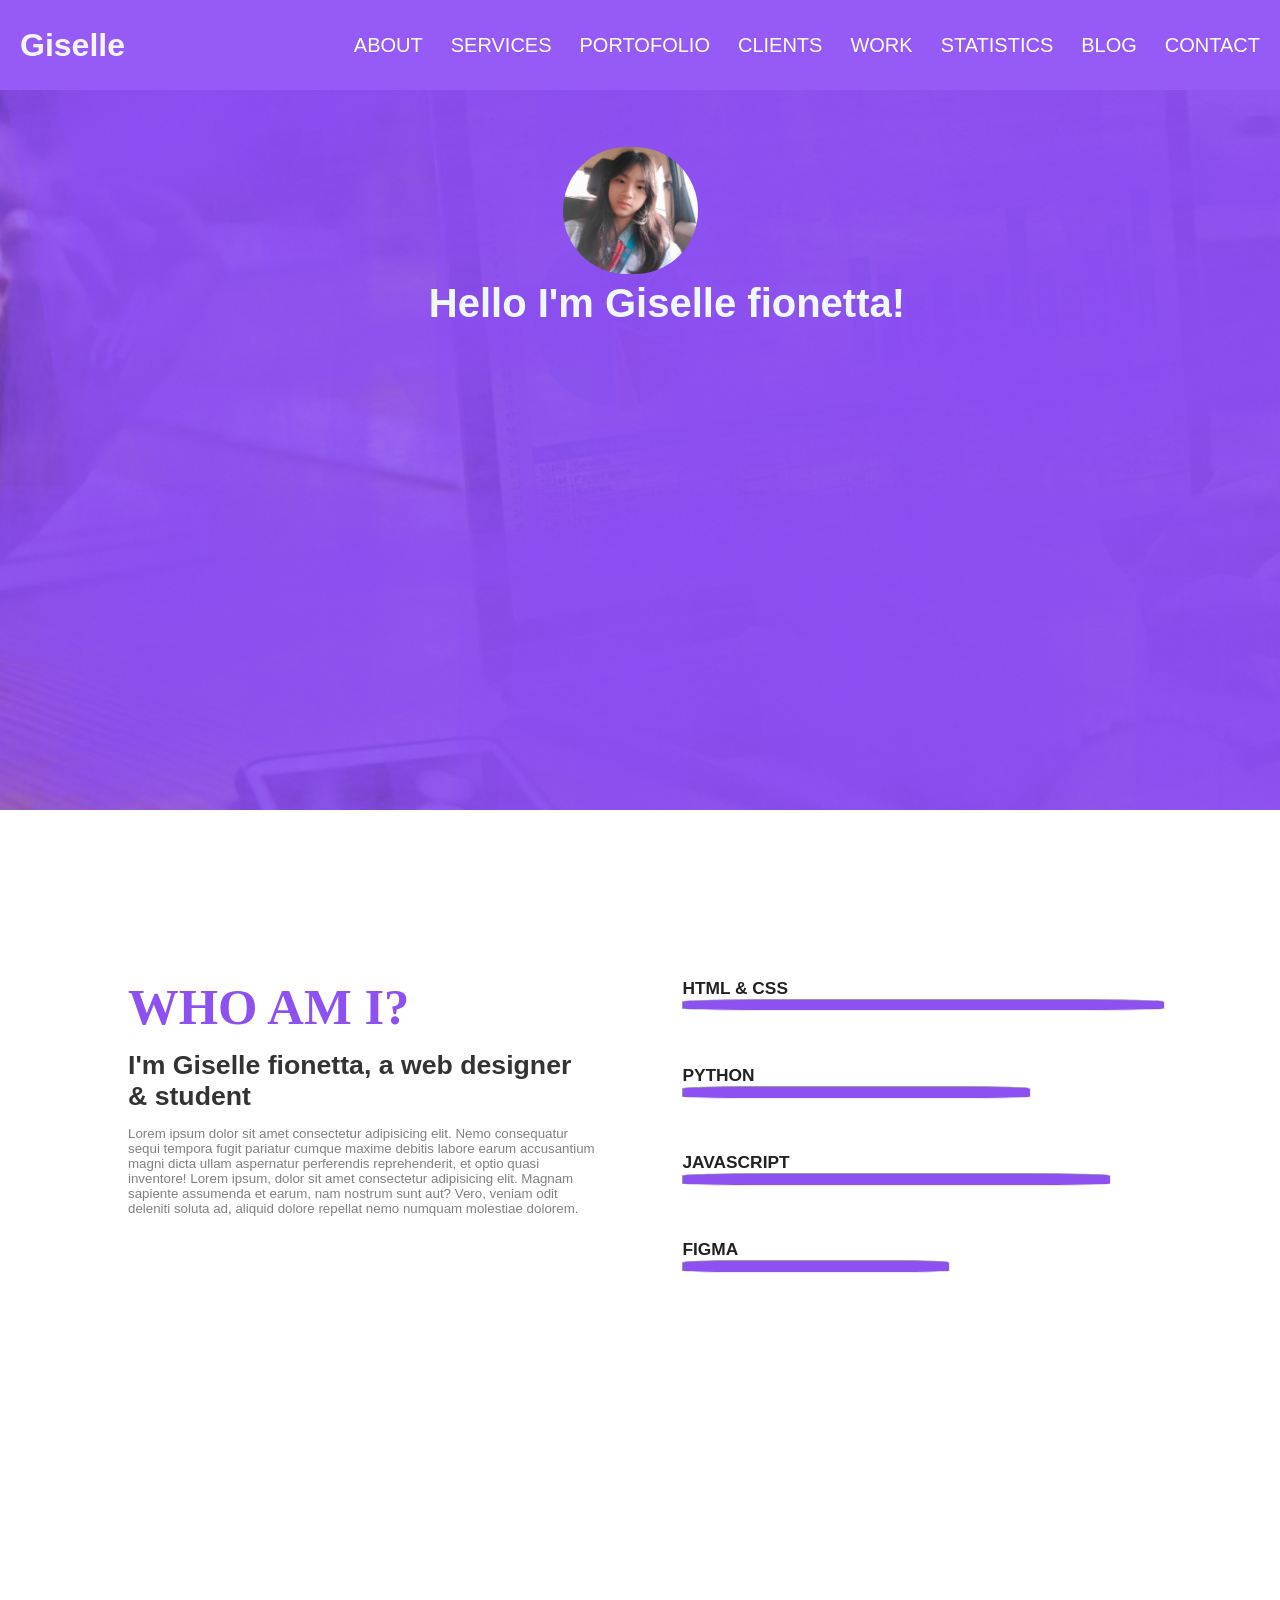
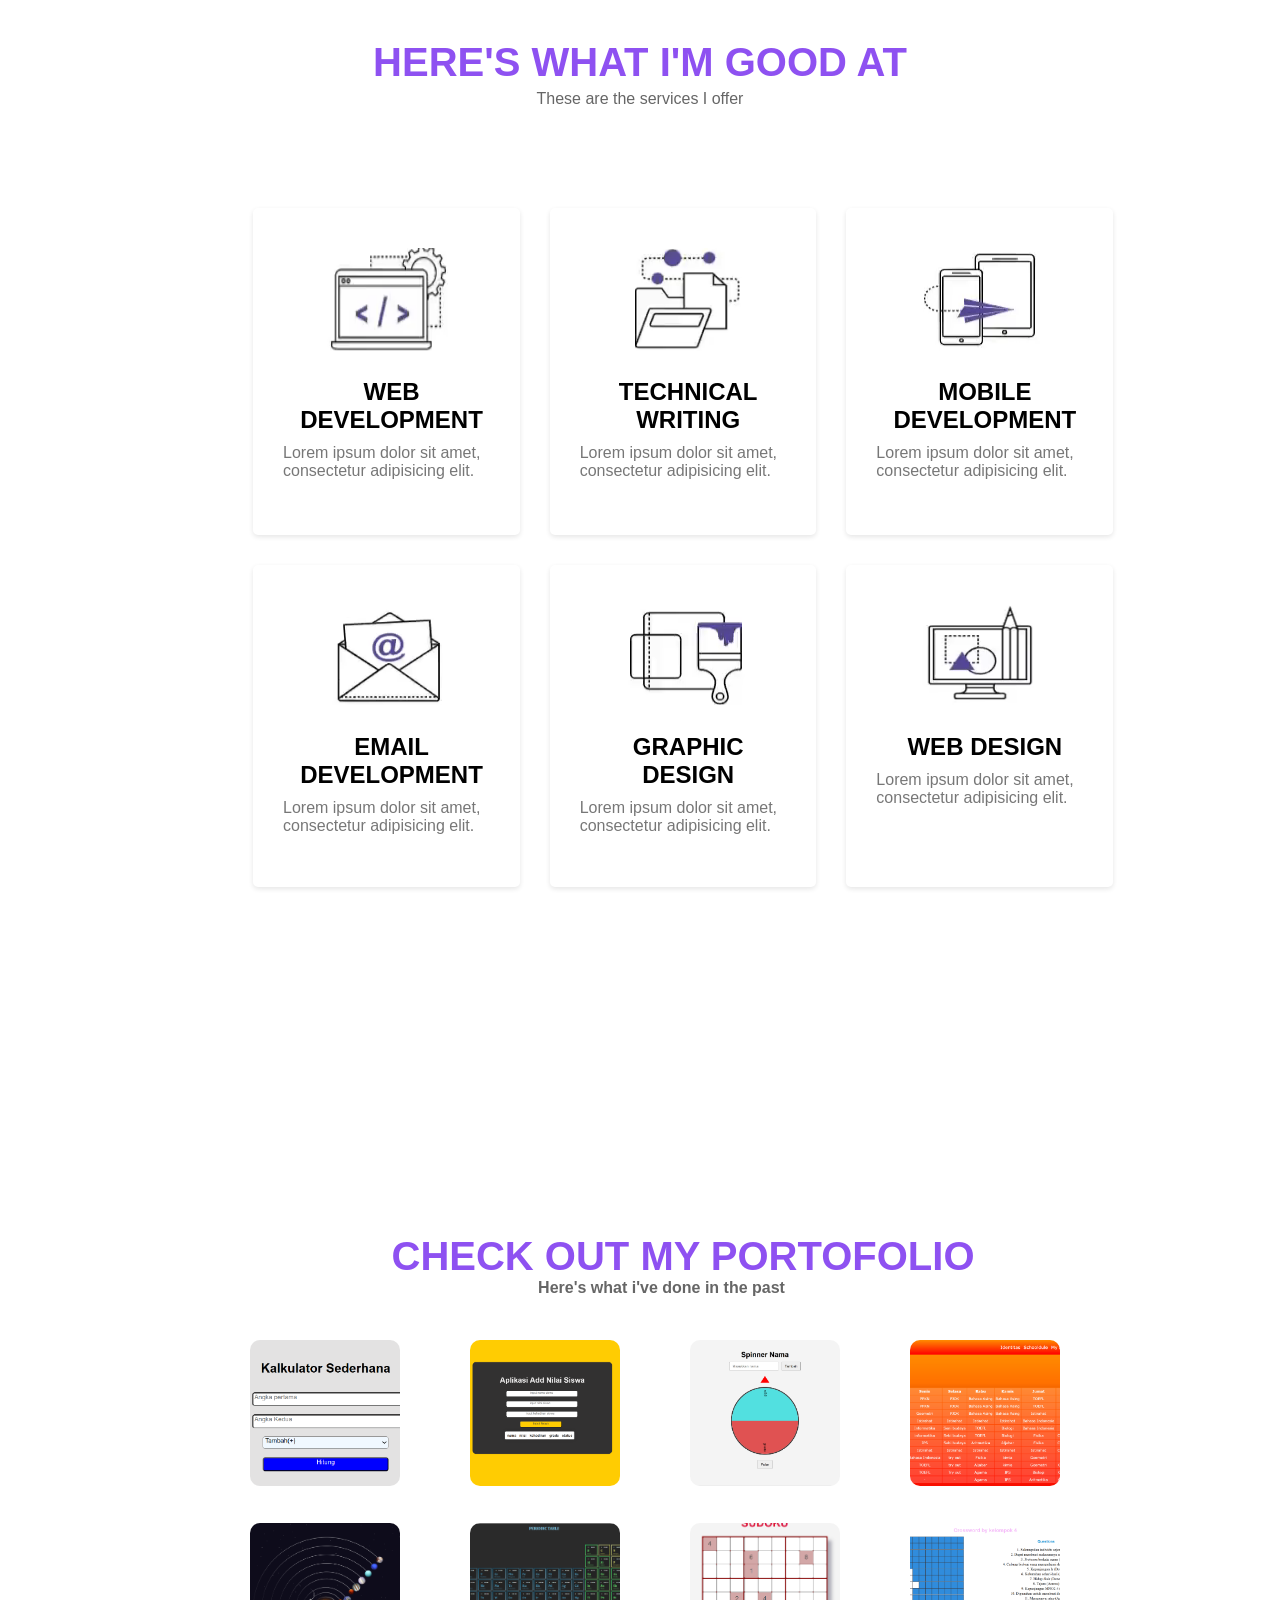
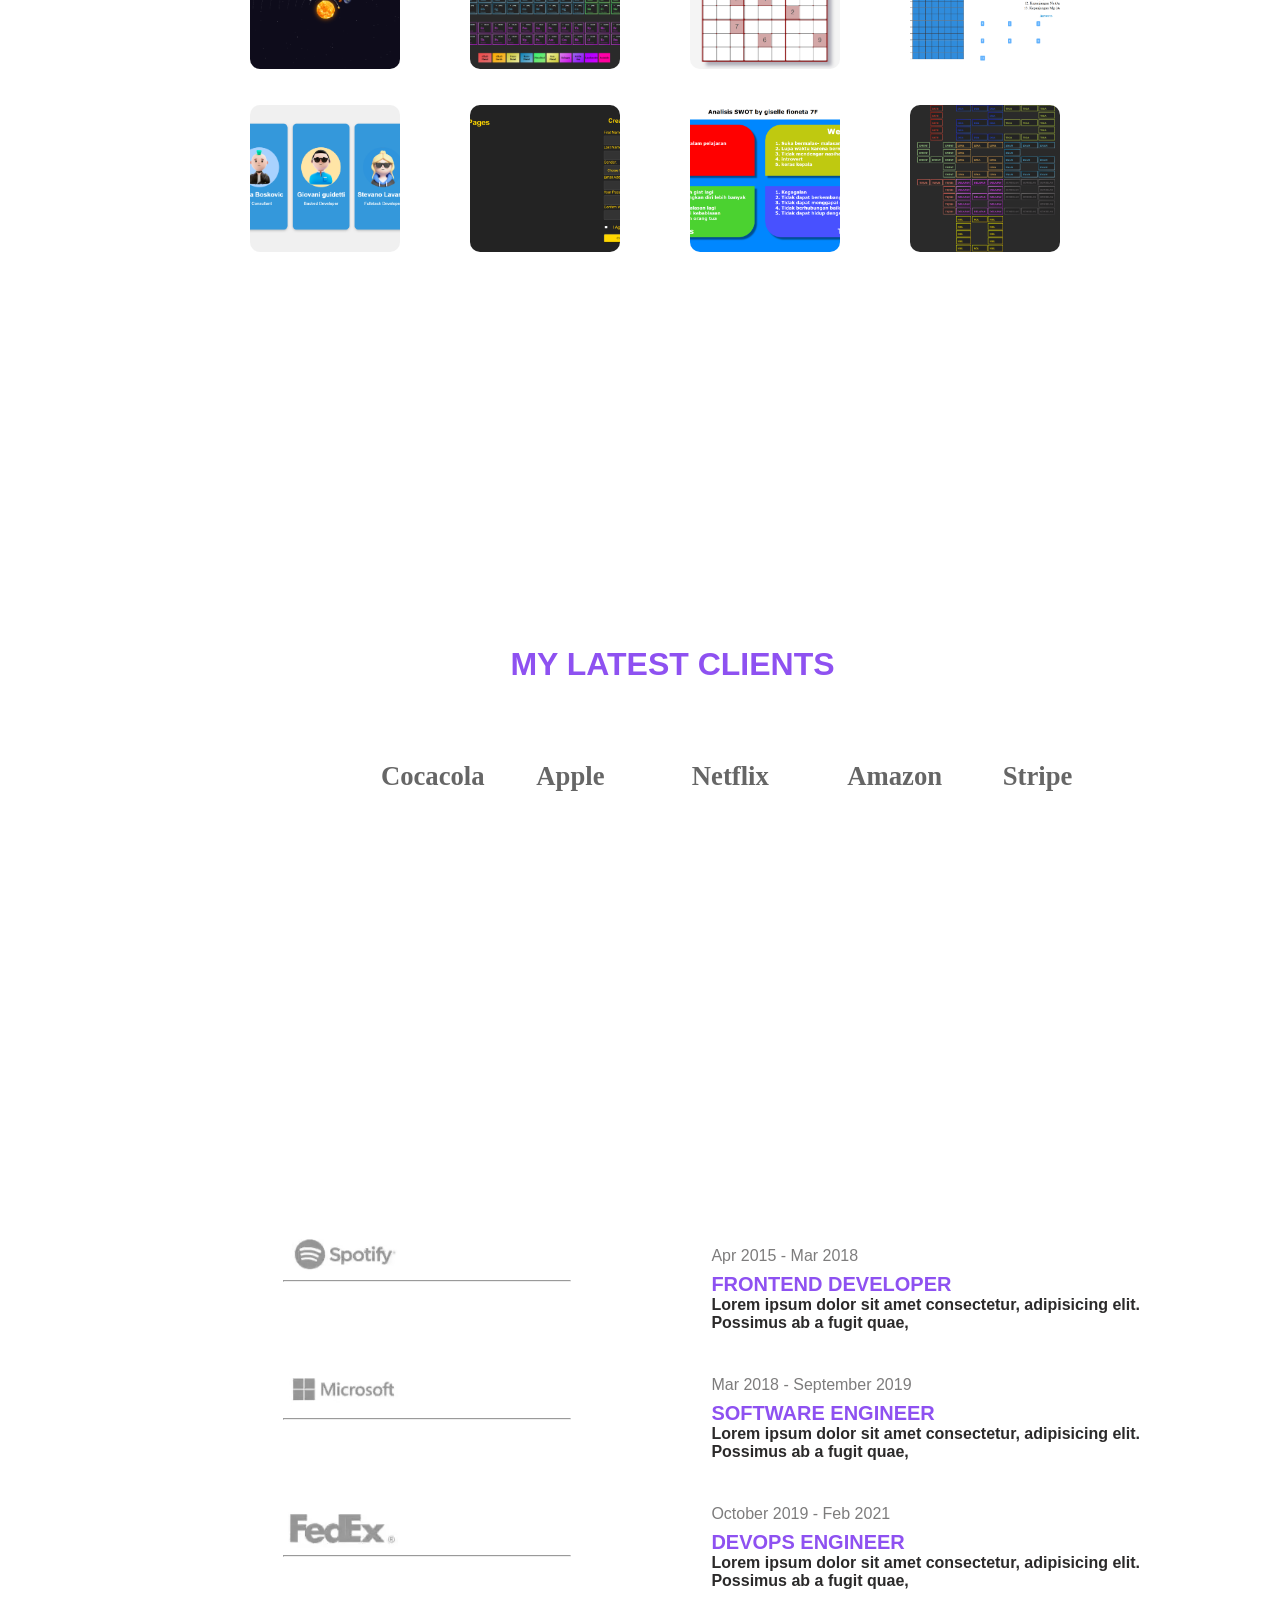
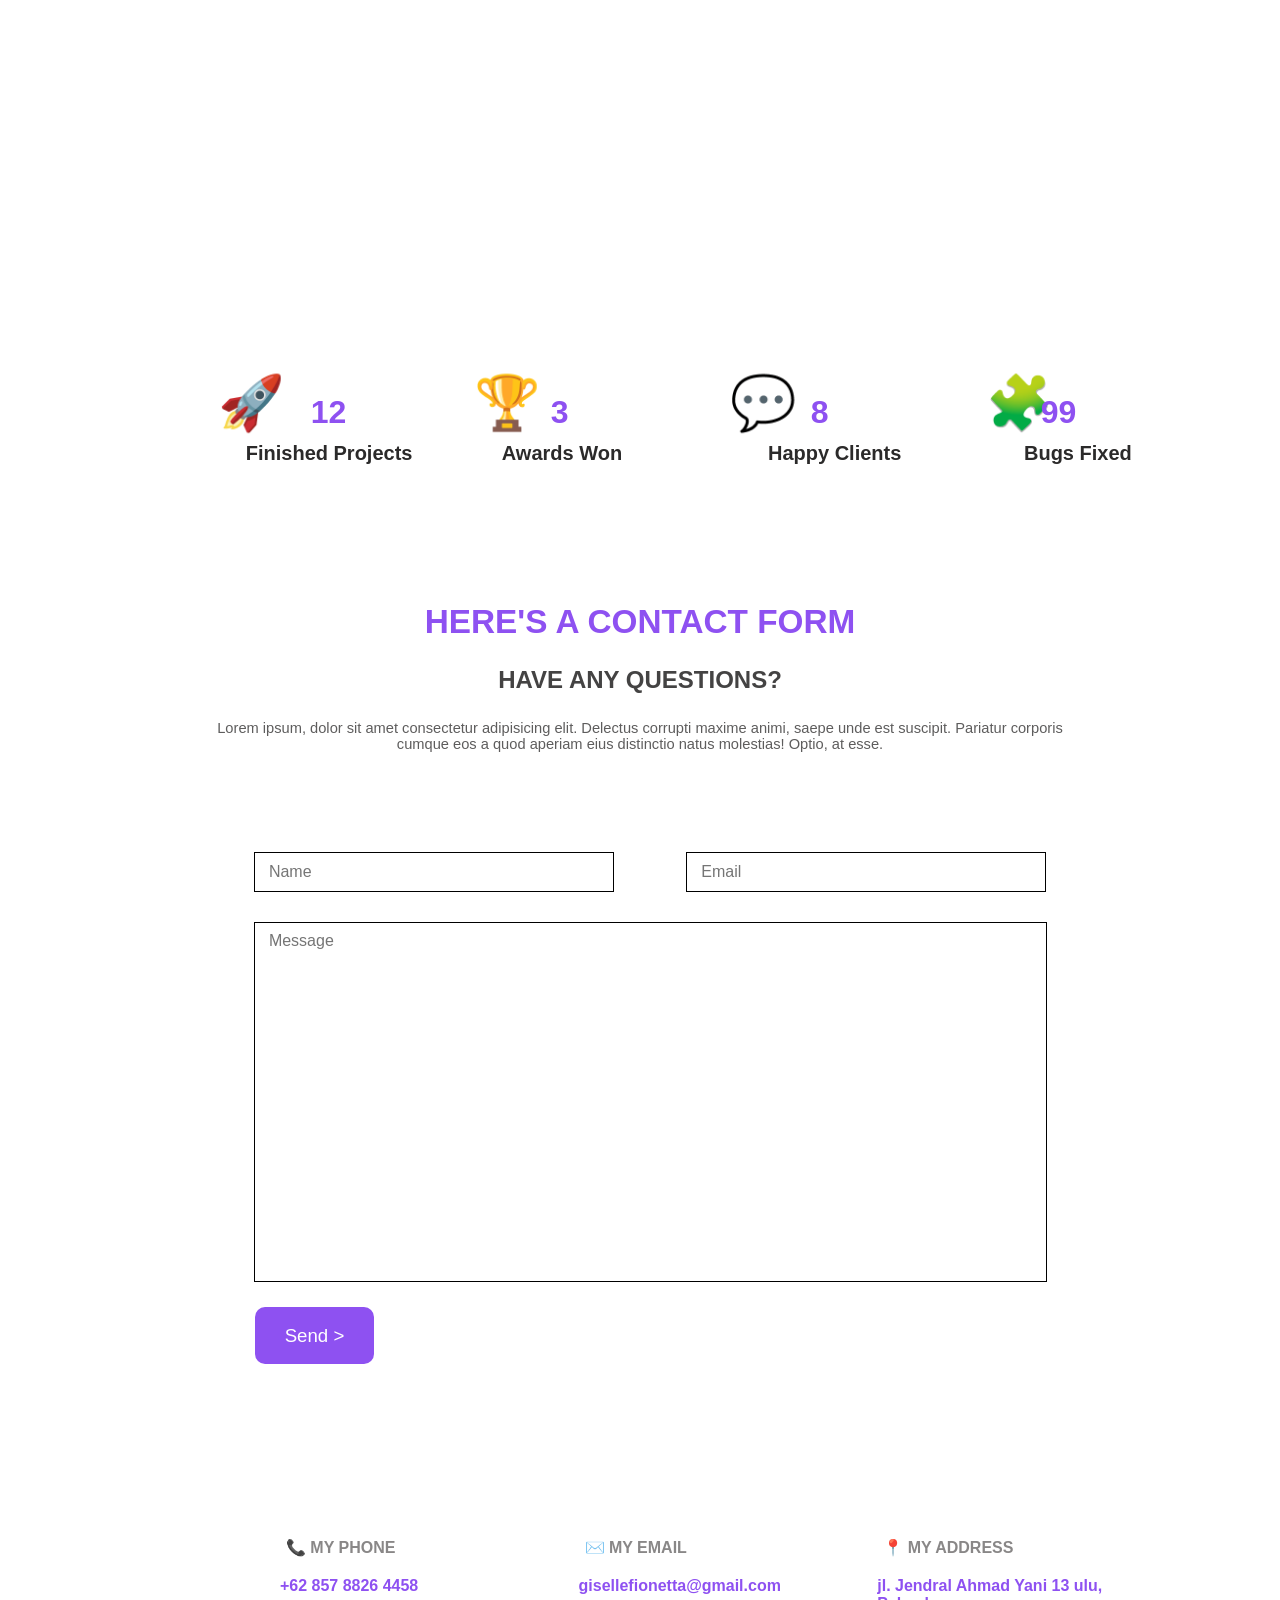
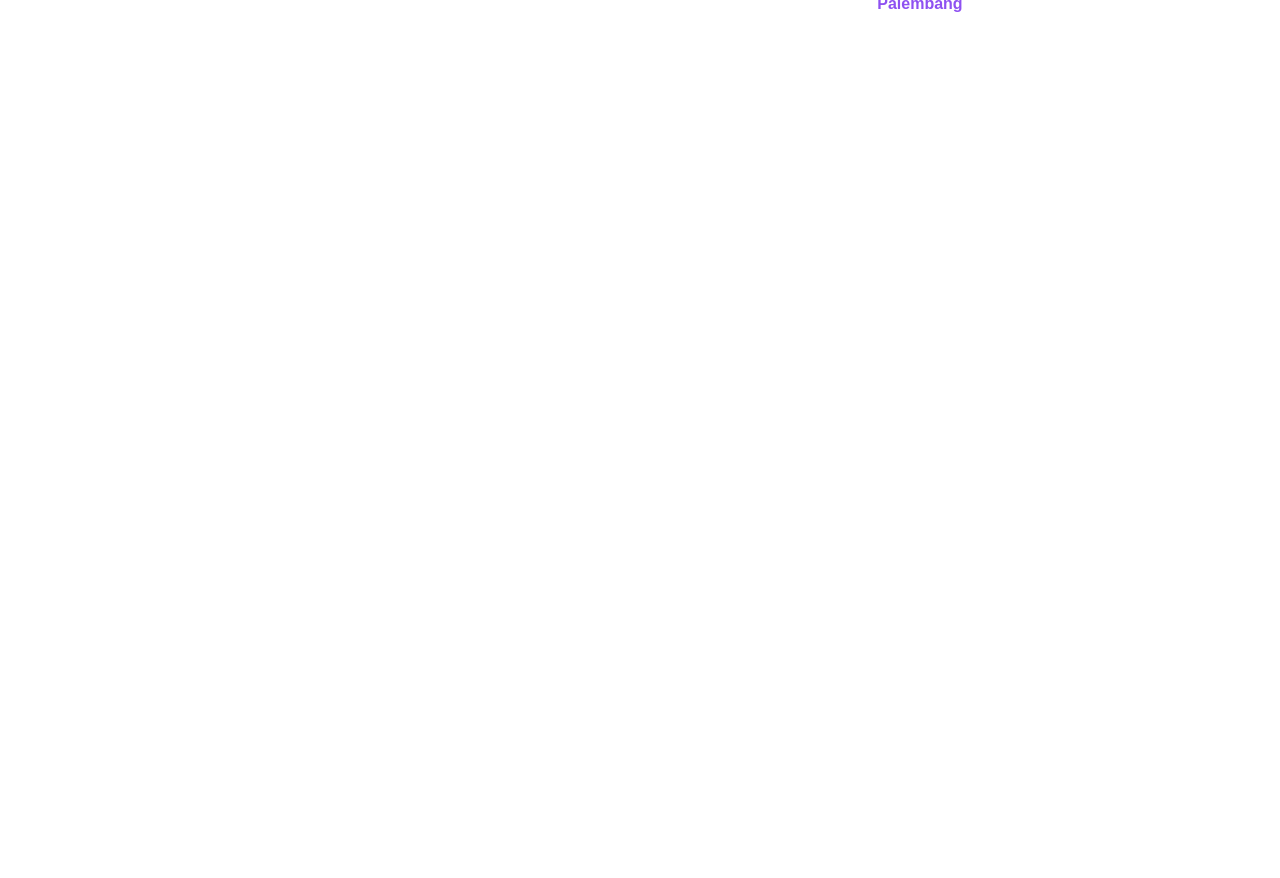
<file: index.html>
<!DOCTYPE html>
<html lang="en">
<head>
    <meta charset="UTF-8">
    <meta name="viewport" content="width=device-width, initial-scale=1.0">
    <title>Portofolio coding by Giselle fionetta 8B</title>
    <link rel="stylesheet" href="asas.css">
</head>
<body>
    <nav>
        <div class="navbar">
            <div class="logo">
               <a href="#">Giselle</a>
            </div>

            <input type="checkbox" id="menu-toggle">
            <label for="menu-toggle" class="menu-icon">
                <span></span>
                <span></span>
                <span></span>
            </label>
        
            <ul class="menu">
               <li><a href="#About">ABOUT</a></li>
               <li><a href="#identitas">SERVICES</a></li>
               <li><a href="#services">PORTOFOLIO</a></li>
               <li><a href="#portofolio">CLIENTS</a></li>
               <li><a href="#clients">WORK</a></li> 
               <li><a href="#skill">STATISTICS</a></li>
               <li><a href="#work">BLOG</a></li>
               <li><a href="#contact">CONTACT</a></li>
            </ul>        
       </div> 
    </nav>
    <section id="About">
        <div class="content">
            <div class="gambar">
            <div class="about">
                <div class="text">
                    <img src="foto.jpeg" alt="Gambar">
                 <h2>Hello I'm Giselle fionetta!</h2>
                </div>
            </div> 
        </div>
        </div>    
       
    </section>

    <section id="identitas">
        <div class="container">
            <div class="teks">
                <h1 class="tulis1">WHO AM I?</h1>
                <h5>I'm Giselle fionetta, a web designer & student</h5>
                <p>Lorem ipsum dolor sit amet consectetur adipisicing elit. Nemo consequatur sequi tempora fugit pariatur cumque maxime debitis labore earum accusantium magni dicta ullam aspernatur perferendis reprehenderit, et optio quasi inventore! Lorem ipsum, dolor sit amet consectetur adipisicing elit. Magnam sapiente assumenda et earum, nam nostrum sunt aut? Vero, veniam odit deleniti soluta ad, aliquid dolore repellat nemo numquam molestiae dolorem.</p>
            </div>

            <div class="ability">
                <div class="abb">
                    <div class="list1">
                        <h6>HTML & CSS</h6>
                        <hr class="hr1">
                    </div>
                    <div class="list2">
                        <h6>PYTHON</h6>
                        <hr class="hr2">
                    </div>
                    <div class="list3">
                        <h6>JAVASCRIPT</h6>
                        <hr class="hr3">
                    </div>
                    <div class="list4">
                        <h6>FIGMA</h6>
                        <hr class="hr4">
                    </div>
                </div>
            </div>
        </div>
    </section>
    <section id="services">
        <div class="container1">
        <h1>HERE'S WHAT I'M GOOD AT</h1>
        <p>These are the services I offer</p>

        <div class="services-grid">
            <div class="service-item">
                <img id="icon" src="gambar 1.png" alt="gambar 1">
                <h2>WEB DEVELOPMENT</h2>
                <p>Lorem ipsum dolor sit amet, consectetur adipisicing elit.</p>
            </div>
            <div class="service-item">
                <img id="icon" src="gambar 2.png" alt="gambar 2">
                <h2>TECHNICAL WRITING</h2>
                <p>Lorem ipsum dolor sit amet, consectetur adipisicing elit.</p>
            </div>
            <div class="service-item">
                <img id="icon" src="gambar 3.png" alt="gambar 3">
                <h2>MOBILE DEVELOPMENT</h2>
                <p>Lorem ipsum dolor sit amet, consectetur adipisicing elit.</p>
            </div>
            <div class="service-item">
                <img id="icon" src="gambar 4.png" alt="gambar 4">
                <h2>EMAIL DEVELOPMENT</h2>
                <p>Lorem ipsum dolor sit amet, consectetur adipisicing elit.</p>
            </div>
            <div class="service-item">
                <img id="icon" src="Gambar 5.png" alt="gambar 5">
                <h2>GRAPHIC DESIGN</h2>
                <p>Lorem ipsum dolor sit amet, consectetur adipisicing elit.</p>
            </div>
            <div class="service-item">
                <img id="icon" src="gambar 6.png" alt="gambar 6">
                <h2>WEB DESIGN</h2>
                <p>Lorem ipsum dolor sit amet, consectetur adipisicing elit.</p>
            </div>
        </div>
    </div>
    </section>

    <section id="portofolio">
        <div class="folio">
        <h1>CHECK OUT MY PORTOFOLIO</h1>
        <h6>Here's what i've done in the past</h6>
        <div class="porto">
        <a href="Kalkulator sederhana.html" class="kalku"><img src="calculator.png" alt="Calculator" class="kalku-img"></a>
        <a href="index3.html" class="status"><img src="status.png" alt="status" class="status-img"></a>
        <a href="spinner.html" class="spin"><img src="spin.png" alt="spinner" class="spin-img"></a>
        <a href="profile.html" class="web"><img src="web.png" alt="web" class="web-img"></a>
        <a href="index_solar.html" class="solar"><img src="solar.png" alt="solar" class="solar-img"></a>
        <a href="tabel_periodik.html" class="tabel"><img src="tabel.png" alt="tabel" class="tabel-img"></a>
        <a href="sudoku.html" class="sudoku"><img src="sudoku.png" alt="sudoku" class="sudoku-img"></a>
        <a href="crossword.html" class="cross"><img src="cross.png" alt="cross" class="cross-img"></a>
        <a href="index.flip.html" class="flip"><img src="flip.png" alt="flip" class="flip-img"></a>
        <a href="register.html" class="reg"><img src="register.png" alt="reg" class="reg-img"></a>
        <a href="index.swot.html" class="swot"><img src="swot.png" alt="swot" class="swot-img"></a>
        <a href="asas ganjil.png" class="asas"><img src="asas ganjil.png" alt="asas" class="asas-img"></a>
        </div>
    </div>
    </section>

    <section id="clients">
        <div class="container2">
            <h2>MY LATEST CLIENTS</h2>
            <div class="my-clients">
                <div class="client1">
                    <h5>Cocacola</h5>
                </div>
                <div class="client2">
                    <h5>Apple</h5>
                </div>
                <div class="client3">
                    <h5>Netflix</h5>
                </div>
                <div class="client4">
                    <h5>Amazon</h5>
                </div>
                <div class="client5">
                    <h5>Stripe</h5>
                </div>
            </div>
        </div>
    </section>

    <section id="skill">
            <div class="containerContact">  
            <div class="formFeedback">
                <div class="teknik1">
                    <img class="img1" src="Sportify.png" alt="sportify">
                    <hr class="garis1">
                </div>
                <div class="teknik1">
                    <img class="img2" src="Microsoft.png" alt="Microsoft">
                    <hr class="garis2">
                </div>
                <div class="teknik1">
                    <img class="img3" src="Fedex.png" alt="Fedex">
                    <hr class="garis3">
                </div>
            </div>
            <div class="textContact">
                <div class="background">
                <div class="tulisan1">
                    <p>Apr 2015 - Mar 2018</p>
                    <h4>FRONTEND DEVELOPER</h4>
                    <h6>Lorem ipsum dolor sit amet consectetur, adipisicing elit. Possimus ab a fugit quae,</h6>
                </div>
                <div class="tulisan1">
                    <p>Mar 2018 - September 2019</p>
                    <h4>SOFTWARE ENGINEER</h4>
                    <h6>Lorem ipsum dolor sit amet consectetur, adipisicing elit. Possimus ab a fugit quae,</h6>
                </div>
                <div class="tulisan1">
                    <p>October 2019 - Feb 2021</p>
                    <h4>DEVOPS ENGINEER</h4>
                    <h6>Lorem ipsum dolor sit amet consectetur, adipisicing elit. Possimus ab a fugit quae,</h6>
                </div>
                </div>
            </div>
        </div>
    </section>

    <section id="work">
        <div class="container6">
            <div class="work1">
                <h2>🚀</h2>
                <h3>12</h3>
                <h4>Finished Projects</h4>
            </div>

            <div class="work2">
                <h2>🏆</h2>
                <h3>3</h3>
                <h4>Awards Won</h4>
            </div>

            <div class="work3">
                <h2>💬</h2>
                <h3>8</h3>
                <h4>Happy Clients</h4>
            </div>

            <div class="work4">
                <h2>🧩</h2>
                <h3>99</h3>
                <h4>Bugs Fixed</h4>
            </div>
        </div>
    </section>
    <section id="contact">
        <div class="container7">
        <h1 class="tks">HERE'S A CONTACT FORM</h1>
        <h6 class="tks1">HAVE ANY QUESTIONS?</h6>
        <p class="tks2">Lorem ipsum, dolor sit amet consectetur adipisicing elit. Delectus corrupti maxime animi, saepe unde est suscipit. Pariatur corporis cumque eos a quod aperiam eius distinctio natus molestias! Optio, at esse.</p>
        <div class="containerContact">
            <form action="#" method="post" class="contact-form">
                <input type="text" name="name" placeholder="Name" required>
                <input type="email" name="email" placeholder="Email" required>
                <textarea name="message" placeholder="Message" required></textarea><br>
                <button type="submit">Send  ></button>
            </form>
        </div>
    </section>

    <section id="email">
        <div class="container8">
            <div class="phone1">
                    <h6>📞 MY PHONE</h6>
                    <p>+62 857 8826 4458</p>
                </div>
                <div class="phone2">
                    <h6>✉️ MY EMAIL</h6>
                    <p>gisellefionetta@gmail.com</p>
                </div>
                <div class="phone3">
                    <h6>📍 MY ADDRESS</h6>
                    <p>jl. Jendral Ahmad Yani 13 ulu, Palembang</p>
                </div>
        </div>
    </section>

    <section id="map">
        <iframe class="maps" src="https://www.google.com/maps/embed?pb=!1m18!1m12!1m3!1d3984.3699710837273!2d104.7760350742622!3d-2.994628639878224!2m3!1f0!2f0!3f0!3m2!1i1024!2i768!4f13.1!3m3!1m2!1s0x545043f73170af1%3A0xee30de167e4c53fe!2sCitra%20Motor!5e0!3m2!1sid!2sid!4v1772156327398!5m2!1sid!2sid" width="600" height="450" style="border:0;" allowfullscreen="" loading="lazy" referrerpolicy="no-referrer-when-downgrade"></iframe>
    </section>
</body>
</html>
</file>
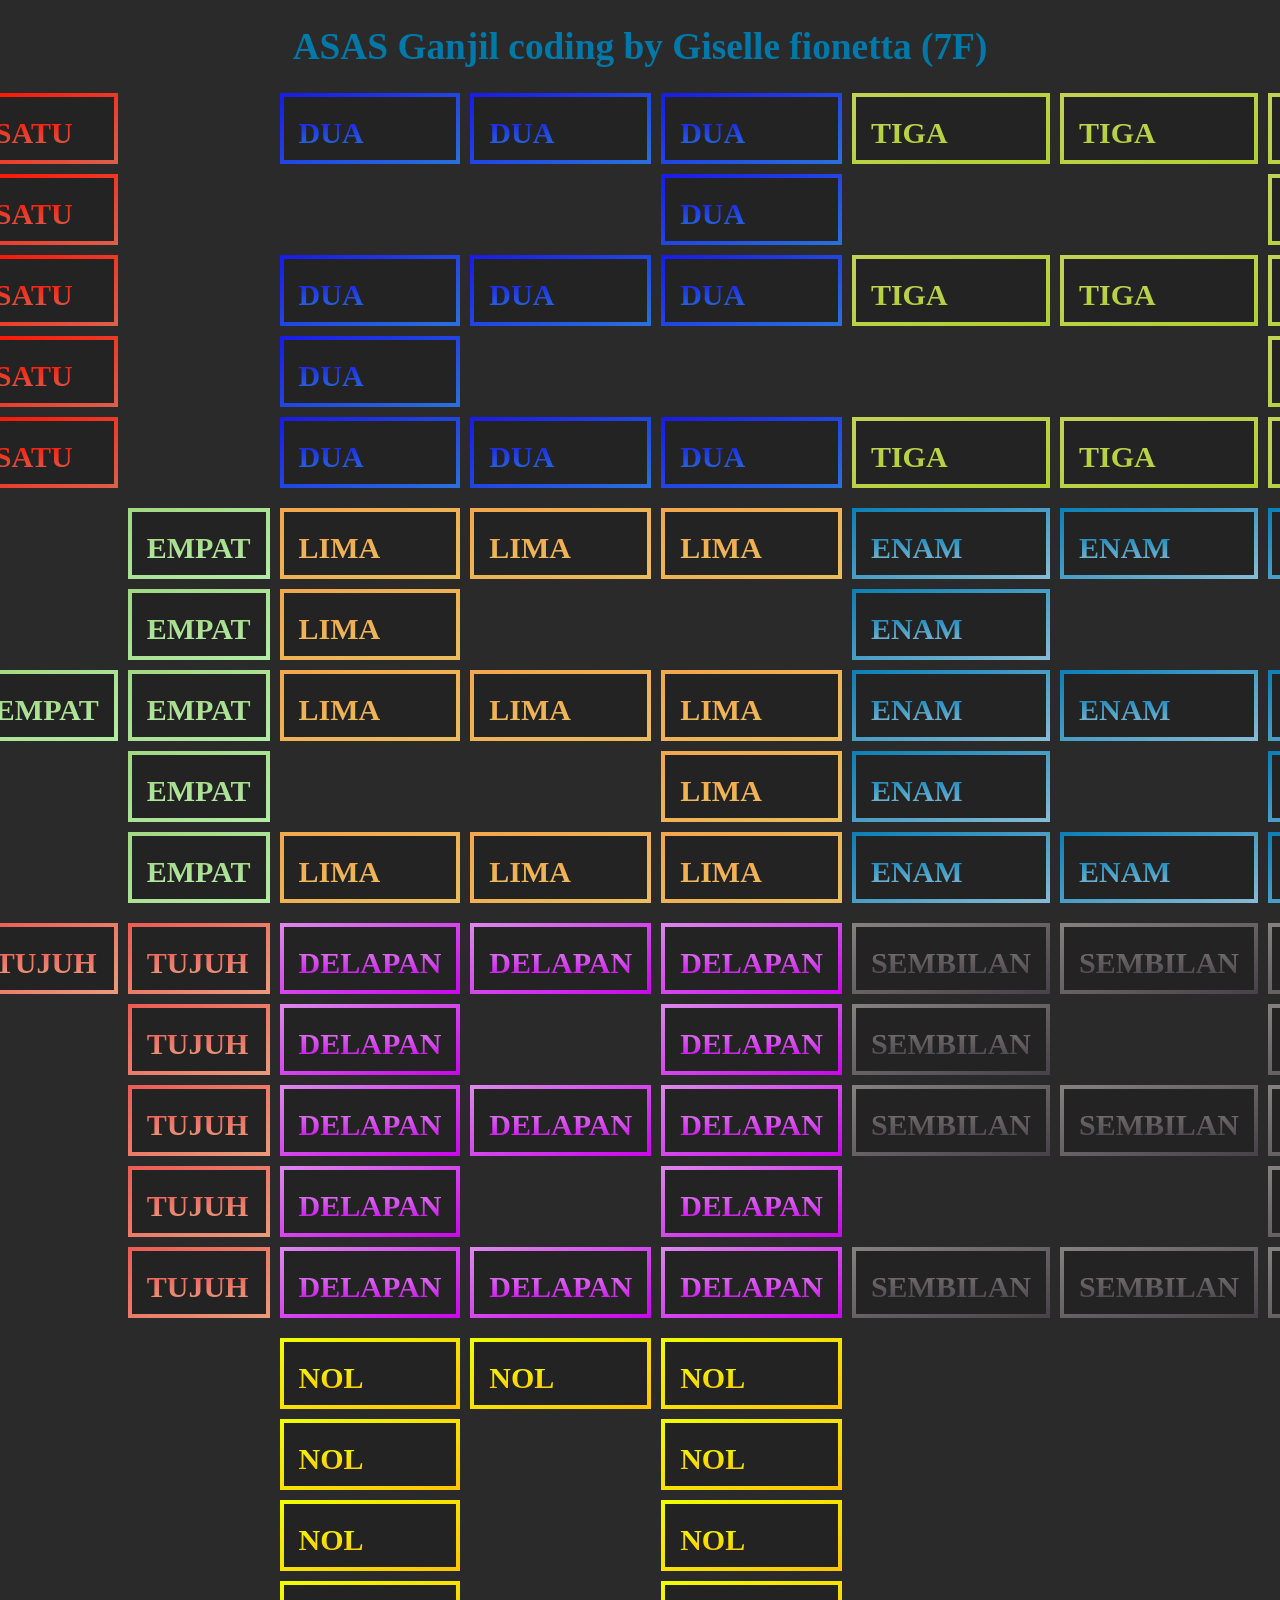
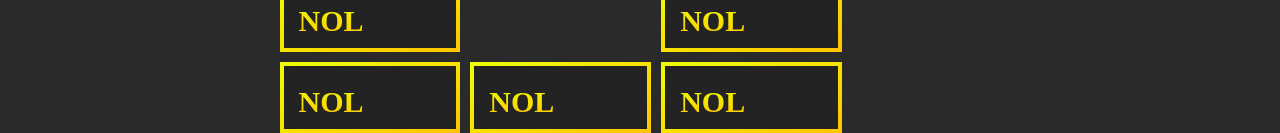
<file: ASAS GANJIL.html>
<!DOCTYPE html>
<html lang="en">
<head>
    <meta charset="UTF-8">
    <meta name="viewport" content="width=device-width, initial-scale=1.0">
    <title>ASAS Ganjil by Giselle fionetta 7F</title>
    <link rel="stylesheet" href="style.asas ganjil.css">
</head>
<body>
    <header>
        <h1>ASAS Ganjil coding by Giselle fionetta (7F)</h1>
    </header>
    <div class="bilangan_digital">
        <!-- BARIS KE 1 -->
        <div class="empty-space-1"></div>
        <div class="empty-space-2"></div>
        <div class="bilangan-digital one">
            <div class="bilangan-digital-inner">
                <div class="title">SATU</div>
            </div>
        </div>
        <div class="empty-space-3"></div>
        <div class="bilangan-digital two">
            <div class="bilangan-digital-inner">
                <div class="title">DUA</div>
            </div>
        </div>
        <div class="bilangan-digital two">
            <div class="bilangan-digital-inner">
                <div class="title">DUA</div>
            </div>
        </div>
        <div class="bilangan-digital two">
            <div class="bilangan-digital-inner">
                <div class="title">DUA</div>
            </div>
        </div>
        <div class="bilangan-digital three">
            <div class="bilangan-digital-inner">
                <div class="title">TIGA</div>
            </div>
        </div>
        <div class="bilangan-digital three">
            <div class="bilangan-digital-inner">
                <div class="title">TIGA</div>
            </div>
        </div>
        <div class="bilangan-digital three">
            <div class="bilangan-digital-inner">
                <div class="title">TIGA</div>
            </div>
        </div>
        <!-- BARIS KE 2 -->
        <div class="empty-space-1"></div>
        <div class="empty-space-2"></div>
        <div class="bilangan-digital one">
            <div class="bilangan-digital-inner">
                <div class="title">SATU</div>
            </div>
        </div>
        <div class="empty-space-3"></div>
        <div class="empty-space-4"></div>
        <div class="empty-space-5"></div>
        <div class="bilangan-digital two">
            <div class="bilangan-digital-inner">
                <div class="title">DUA</div>
            </div>
        </div>
        <div class="empty-space-4"></div>
        <div class="empty-space-5"></div>
        <div class="bilangan-digital three">
            <div class="bilangan-digital-inner">
                <div class="title">TIGA</div>
            </div>
        </div> 
        <!-- BARIS KE 3 -->
        <div class="empty-space-1"></div>
        <div class="empty-space-2"></div>
        <div class="bilangan-digital one">
            <div class="bilangan-digital-inner">
                <div class="title">SATU</div>
            </div>
        </div>
        <div class="empty-space-3"></div>
        <div class="bilangan-digital two">
            <div class="bilangan-digital-inner">
                <div class="title">DUA</div>
            </div>
        </div>
        <div class="bilangan-digital two">
            <div class="bilangan-digital-inner">
                <div class="title">DUA</div>
            </div>
        </div>
        <div class="bilangan-digital two">
            <div class="bilangan-digital-inner">
                <div class="title">DUA</div>
            </div>
        </div>
        <div class="bilangan-digital three">
            <div class="bilangan-digital-inner">
                <div class="title">TIGA</div>
            </div>
        </div> 
        <div class="bilangan-digital three">
            <div class="bilangan-digital-inner">
                <div class="title">TIGA</div>
            </div>
        </div> 
        <div class="bilangan-digital three">
            <div class="bilangan-digital-inner">
                <div class="title">TIGA</div>
            </div>
        </div> 
        <!-- BARIS KE 4 -->
        <div class="empty-space-1"></div>
        <div class="empty-space-2"></div>
        <div class="bilangan-digital one">
            <div class="bilangan-digital-inner">
                <div class="title">SATU</div>
            </div>
        </div>
        <div class="empty-space-3"></div>
        <div class="bilangan-digital two">
            <div class="bilangan-digital-inner">
                <div class="title">DUA</div>
            </div>
        </div>
        <div class="empty-space-4"></div>
        <div class="empty-space-5"></div>
        <div class="empty-space-6"></div>
        <div class="empty-space-3"></div>
        <div class="bilangan-digital three">
            <div class="bilangan-digital-inner">
                <div class="title">TIGA</div>
            </div>
        </div> 
        <!-- BARIS KE 5 -->
        <div class="empty-space-1"></div>
        <div class="empty-space-2"></div>
        <div class="bilangan-digital one">
            <div class="bilangan-digital-inner">
                <div class="title">SATU</div>
            </div>
        </div>
        <div class="empty-space-3"></div>
        <div class="bilangan-digital two">
            <div class="bilangan-digital-inner">
                <div class="title">DUA</div>
            </div>
        </div>
        <div class="bilangan-digital two">
            <div class="bilangan-digital-inner">
                <div class="title">DUA</div>
            </div>
        </div>
        <div class="bilangan-digital two">
            <div class="bilangan-digital-inner">
                <div class="title">DUA</div>
            </div>
        </div>
        <div class="bilangan-digital three">
            <div class="bilangan-digital-inner">
                <div class="title">TIGA</div>
            </div>
        </div> 
        <div class="bilangan-digital three">
            <div class="bilangan-digital-inner">
                <div class="title">TIGA</div>
            </div>
        </div> 
        <div class="bilangan-digital three">
            <div class="bilangan-digital-inner">
                <div class="title">TIGA</div>
            </div>
        </div> 
        <!-- BARIS KE 6 -->
        <div class="empty-space-1"></div>
        <div class="empty-space-2"></div>
        <div class="empty-space-3"></div>
        <div class="empty-space-4"></div>
        <div class="empty-space-5"></div>
        <div class="empty-space-6"></div>
        <div class="empty-space-7"></div>
        <div class="empty-space-8"></div>
        <div class="empty-space-9"></div>
        <div class="empty-space-10"></div>
        <!-- BARIS KE 7 -->
        <div class="empty-space-1"></div>
        <div class="bilangan-digital four">
            <div class="bilangan-digital-inner">
                <div class="title">EMPAT</div>
            </div>
        </div> 
        <div class="empty-space-2"></div>
        <div class="bilangan-digital four">
            <div class="bilangan-digital-inner">
                <div class="title">EMPAT</div>
            </div>
        </div> 
        <div class="bilangan-digital five">
            <div class="bilangan-digital-inner">
                <div class="title">LIMA</div>
            </div>
        </div> 
        <div class="bilangan-digital five">
            <div class="bilangan-digital-inner">
                <div class="title">LIMA</div>
            </div>
        </div> 
        <div class="bilangan-digital five">
            <div class="bilangan-digital-inner">
                <div class="title">LIMA</div>
            </div>
        </div> 
        <div class="bilangan-digital six">
            <div class="bilangan-digital-inner">
                <div class="title">ENAM</div>
            </div>
        </div>
        <div class="bilangan-digital six">
            <div class="bilangan-digital-inner">
                <div class="title">ENAM</div>
            </div>
        </div>
        <div class="bilangan-digital six">
            <div class="bilangan-digital-inner">
                <div class="title">ENAM</div>
            </div>
        </div>
        <!-- BARIS KE 8  -->
        <div class="empty-space-1"></div>
        <div class="bilangan-digital four">
            <div class="bilangan-digital-inner">
                <div class="title">EMPAT</div>
            </div>
        </div> 
        <div class="empty-space-2"></div>
        <div class="bilangan-digital four">
            <div class="bilangan-digital-inner">
                <div class="title">EMPAT</div>
            </div>
        </div> 
        <div class="bilangan-digital five">
            <div class="bilangan-digital-inner">
                <div class="title">LIMA</div>
            </div>
        </div> 
        <div class="empty-space-3"></div>
        <div class="empty-space-4"></div>
        <div class="bilangan-digital six">
            <div class="bilangan-digital-inner">
                <div class="title">ENAM</div>
            </div>
        </div>
        <div class="empty-space-5"></div>
        <div class="empty-space-6"></div>
        <!-- BARIS KE 9 -->
        <div class="empty-space-1"></div>
        <div class="bilangan-digital four">
            <div class="bilangan-digital-inner">
                <div class="title">EMPAT</div>
            </div>
        </div> 
        <div class="bilangan-digital four">
            <div class="bilangan-digital-inner">
                <div class="title">EMPAT</div>
            </div>
        </div> 
        <div class="bilangan-digital four">
            <div class="bilangan-digital-inner">
                <div class="title">EMPAT</div>
            </div>
        </div> 
        <div class="bilangan-digital five">
            <div class="bilangan-digital-inner">
                <div class="title">LIMA</div>
            </div>
        </div> 
        <div class="bilangan-digital five">
            <div class="bilangan-digital-inner">
                <div class="title">LIMA</div>
            </div>
        </div> 
        <div class="bilangan-digital five">
            <div class="bilangan-digital-inner">
                <div class="title">LIMA</div>
            </div>
        </div> 
        <div class="bilangan-digital six">
            <div class="bilangan-digital-inner">
                <div class="title">ENAM</div>
            </div>
        </div>
        <div class="bilangan-digital six">
            <div class="bilangan-digital-inner">
                <div class="title">ENAM</div>
            </div>
        </div>
        <div class="bilangan-digital six">
            <div class="bilangan-digital-inner">
                <div class="title">ENAM</div>
            </div>
        </div>
        <!-- BARIS KE 10 -->
        <div class="empty-space-1"></div>
        <div class="empty-space-2"></div>
        <div class="empty-space-3"></div>
        <div class="bilangan-digital four">
            <div class="bilangan-digital-inner">
                <div class="title">EMPAT</div>
            </div>
        </div> 
        <div class="empty-space-4"></div>
        <div class="empty-space-5"></div>
        <div class="bilangan-digital five">
            <div class="bilangan-digital-inner">
                <div class="title">LIMA</div>
            </div>
        </div> 
        <div class="bilangan-digital six">
            <div class="bilangan-digital-inner">
                <div class="title">ENAM</div>
            </div>
        </div>
        <div class="empty-space-6"></div>
        <div class="bilangan-digital six">
            <div class="bilangan-digital-inner">
                <div class="title">ENAM</div>
            </div>
        </div>
        <!-- BARIS KE 11 -->
        <div class="empty-space-1"></div>
        <div class="empty-space-2"></div>
        <div class="empty-space-3"></div>
        <div class="bilangan-digital four">
            <div class="bilangan-digital-inner">
                <div class="title">EMPAT</div>
            </div>
        </div> 
        <div class="bilangan-digital five">
            <div class="bilangan-digital-inner">
                <div class="title">LIMA</div>
            </div>
        </div> 
        <div class="bilangan-digital five">
            <div class="bilangan-digital-inner">
                <div class="title">LIMA</div>
            </div>
        </div> 
        <div class="bilangan-digital five">
            <div class="bilangan-digital-inner">
                <div class="title">LIMA</div>
            </div>
        </div> 
        <div class="bilangan-digital six">
            <div class="bilangan-digital-inner">
                <div class="title">ENAM</div>
            </div>
        </div>
        <div class="bilangan-digital six">
            <div class="bilangan-digital-inner">
                <div class="title">ENAM</div>
            </div>
        </div>
        <div class="bilangan-digital six">
            <div class="bilangan-digital-inner">
                <div class="title">ENAM</div>
            </div>
        </div>
        <!-- BARIS KE 12 -->
        <div class="empty-space-1"></div>
        <div class="empty-space-2"></div>
        <div class="empty-space-3"></div>
        <div class="empty-space-4"></div>
        <div class="empty-space-5"></div>
        <div class="empty-space-6"></div>
        <div class="empty-space-7"></div>
        <div class="empty-space-8"></div>
        <div class="empty-space-9"></div>
        <div class="empty-space-10"></div>
        <!-- BARIS KE 13 -->
        <div class="empty-space-1"></div>
        <div class="bilangan-digital seven">
            <div class="bilangan-digital-inner">
                <div class="title">TUJUH</div>
            </div>
        </div>
        <div class="bilangan-digital seven">
            <div class="bilangan-digital-inner">
                <div class="title">TUJUH</div>
            </div>
        </div>
        <div class="bilangan-digital seven">
            <div class="bilangan-digital-inner">
                <div class="title">TUJUH</div>
            </div>
        </div>
        <div class="bilangan-digital eight">
            <div class="bilangan-digital-inner">
                <div class="title">DELAPAN</div>
            </div>
        </div>
        <div class="bilangan-digital eight">
            <div class="bilangan-digital-inner">
                <div class="title">DELAPAN</div>
            </div>
        </div>
        <div class="bilangan-digital eight">
            <div class="bilangan-digital-inner">
                <div class="title">DELAPAN</div>
            </div>
        </div>
        <div class="bilangan-digital nine">
            <div class="bilangan-digital-inner">
                <div class="title">SEMBILAN</div>
            </div>
        </div>
        <div class="bilangan-digital nine">
            <div class="bilangan-digital-inner">
                <div class="title">SEMBILAN</div>
            </div>
        </div>
        <div class="bilangan-digital nine">
            <div class="bilangan-digital-inner">
                <div class="title">SEMBILAN</div>
            </div>
        </div>
        <!-- BARIS KE 14 -->
        <div class="empty-space-1"></div>
        <div class="empty-space-2"></div>
        <div class="empty-space-3"></div>
        <div class="bilangan-digital seven">
            <div class="bilangan-digital-inner">
                <div class="title">TUJUH</div>
            </div>
        </div>
        <div class="bilangan-digital eight">
            <div class="bilangan-digital-inner">
                <div class="title">DELAPAN</div>
            </div>
        </div>
        <div class="empty-space-4"></div>
        <div class="bilangan-digital eight">
            <div class="bilangan-digital-inner">
                <div class="title">DELAPAN</div>
            </div>
        </div>
        <div class="bilangan-digital nine">
            <div class="bilangan-digital-inner">
                <div class="title">SEMBILAN</div>
            </div>
        </div>
        <div class="empty-space-5"></div>
        <div class="bilangan-digital nine">
            <div class="bilangan-digital-inner">
                <div class="title">SEMBILAN</div>
            </div>
        </div>
        <!-- BARIS KE 15 -->
        <div class="empty-space-1"></div>
        <div class="empty-space-2"></div>
        <div class="empty-space-3"></div>
        <div class="bilangan-digital seven">
            <div class="bilangan-digital-inner">
                <div class="title">TUJUH</div>
            </div>
        </div>
        <div class="bilangan-digital eight">
            <div class="bilangan-digital-inner">
                <div class="title">DELAPAN</div>
            </div>
        </div>
        <div class="bilangan-digital eight">
            <div class="bilangan-digital-inner">
                <div class="title">DELAPAN</div>
            </div>
        </div>
        <div class="bilangan-digital eight">
            <div class="bilangan-digital-inner">
                <div class="title">DELAPAN</div>
            </div>
        </div>
        <div class="bilangan-digital nine">
            <div class="bilangan-digital-inner">
                <div class="title">SEMBILAN</div>
            </div>
        </div>
        <div class="bilangan-digital nine">
            <div class="bilangan-digital-inner">
                <div class="title">SEMBILAN</div>
            </div>
        </div>
        <div class="bilangan-digital nine">
            <div class="bilangan-digital-inner">
                <div class="title">SEMBILAN</div>
            </div>
        </div>
        <!-- BARIS KE 16 -->
        <div class="empty-space-1"></div>
        <div class="empty-space-2"></div>
        <div class="empty-space-3"></div>
        <div class="bilangan-digital seven">
            <div class="bilangan-digital-inner">
                <div class="title">TUJUH</div>
            </div>
        </div>
        <div class="bilangan-digital eight">
            <div class="bilangan-digital-inner">
                <div class="title">DELAPAN</div>
            </div>
        </div>
        <div class="empty-space-4"></div>
        <div class="bilangan-digital eight">
            <div class="bilangan-digital-inner">
                <div class="title">DELAPAN</div>
            </div>
        </div>
        <div class="empty-space-5"></div>
        <div class="empty-space-6"></div>
        <div class="bilangan-digital nine">
            <div class="bilangan-digital-inner">
                <div class="title">SEMBILAN</div>
            </div>
        </div>
        <!-- BARIS KE 17 -->
        <div class="empty-space-1"></div>
        <div class="empty-space-2"></div>
        <div class="empty-space-3"></div>
        <div class="bilangan-digital seven">
            <div class="bilangan-digital-inner">
                <div class="title">TUJUH</div>
            </div>
        </div>
        <div class="bilangan-digital eight">
            <div class="bilangan-digital-inner">
                <div class="title">DELAPAN</div>
            </div>
        </div>
        <div class="bilangan-digital eight">
            <div class="bilangan-digital-inner">
                <div class="title">DELAPAN</div>
            </div>
        </div>
        <div class="bilangan-digital eight">
            <div class="bilangan-digital-inner">
                <div class="title">DELAPAN</div>
            </div>
        </div>
        <div class="bilangan-digital nine">
            <div class="bilangan-digital-inner">
                <div class="title">SEMBILAN</div>
            </div>
        </div>
        <div class="bilangan-digital nine">
            <div class="bilangan-digital-inner">
                <div class="title">SEMBILAN</div>
            </div>
        </div>
        <div class="bilangan-digital nine">
            <div class="bilangan-digital-inner">
                <div class="title">SEMBILAN</div>
            </div>
        </div>
        <!-- BARIS KE 18 -->
        <div class="empty-space-1"></div>
        <div class="empty-space-2"></div>
        <div class="empty-space-3"></div>
        <div class="empty-space-4"></div>
        <div class="empty-space-5"></div>
        <div class="empty-space-6"></div>
        <div class="empty-space-7"></div>
        <div class="empty-space-8"></div>
        <div class="empty-space-9"></div>
        <div class="empty-space-10"></div>
        <!-- BARIS KE 19 -->
        <div class="empty-space-1"></div>
        <div class="empty-space-2"></div>
        <div class="empty-space-3"></div>
        <div class="empty-space-4"></div>
        <div class="bilangan-digital zero">
            <div class="bilangan-digital-inner">
                <div class="title">NOL</div>
            </div>
        </div>
        <div class="bilangan-digital zero">
            <div class="bilangan-digital-inner">
                <div class="title">NOL</div>
            </div>
        </div>
        <div class="bilangan-digital zero">
            <div class="bilangan-digital-inner">
                <div class="title">NOL</div>
            </div>
        </div>
        <div class="empty-space-5"></div>
        <div class="empty-space-6"></div>
        <div class="empty-space-7"></div>
        <!-- BARIS KE 20 -->
        <div class="empty-space-1"></div>
        <div class="empty-space-2"></div>
        <div class="empty-space-3"></div>
        <div class="empty-space-4"></div>
        <div class="bilangan-digital zero">
            <div class="bilangan-digital-inner">
                <div class="title">NOL</div>
            </div>
        </div>
        <div class="empty-space-5"></div>
        <div class="bilangan-digital zero">
            <div class="bilangan-digital-inner">
                <div class="title">NOL</div>
            </div>
        </div>
        <div class="empty-space-6"></div>
        <div class="empty-space-7"></div>
        <div class="empty-space-8"></div>
        <!-- BARIS KE 21 -->
        <div class="empty-space-1"></div>
        <div class="empty-space-2"></div>
        <div class="empty-space-3"></div>
        <div class="empty-space-4"></div>
        <div class="bilangan-digital zero">
            <div class="bilangan-digital-inner">
                <div class="title">NOL</div>
            </div>
        </div>
        <div class="empty-space-5"></div>
        <div class="bilangan-digital zero">
            <div class="bilangan-digital-inner">
                <div class="title">NOL</div>
            </div>
        </div>
        <div class="empty-space-6"></div>
        <div class="empty-space-7"></div>
        <div class="empty-space-8"></div>
        <!-- BARIS KE 22 -->
        <div class="empty-space-1"></div>
        <div class="empty-space-2"></div>
        <div class="empty-space-3"></div>
        <div class="empty-space-4"></div>
        <div class="bilangan-digital zero">
            <div class="bilangan-digital-inner">
                <div class="title">NOL</div>
            </div>
        </div>
        <div class="empty-space-5"></div>
        <div class="bilangan-digital zero">
            <div class="bilangan-digital-inner">
                <div class="title">NOL</div>
            </div>
        </div>
        <div class="empty-space-6"></div>
        <div class="empty-space-7"></div>
        <div class="empty-space-8"></div>
        <!-- BARIS KE 23 -->
        <div class="empty-space-1"></div>
        <div class="empty-space-2"></div>
        <div class="empty-space-3"></div>
        <div class="empty-space-4"></div>
        <div class="bilangan-digital zero">
            <div class="bilangan-digital-inner">
                <div class="title">NOL</div>
            </div>
        </div>
        <div class="bilangan-digital zero">
            <div class="bilangan-digital-inner">
                <div class="title">NOL</div>
            </div>
        </div>
        <div class="bilangan-digital zero">
            <div class="bilangan-digital-inner">
                <div class="title">NOL</div>
            </div>
        </div>
        <div class="empty-space-5"></div>
        <div class="empty-space-6"></div>
        <div class="empty-space-7"></div>
    </div>
</body>
</html>
</file>
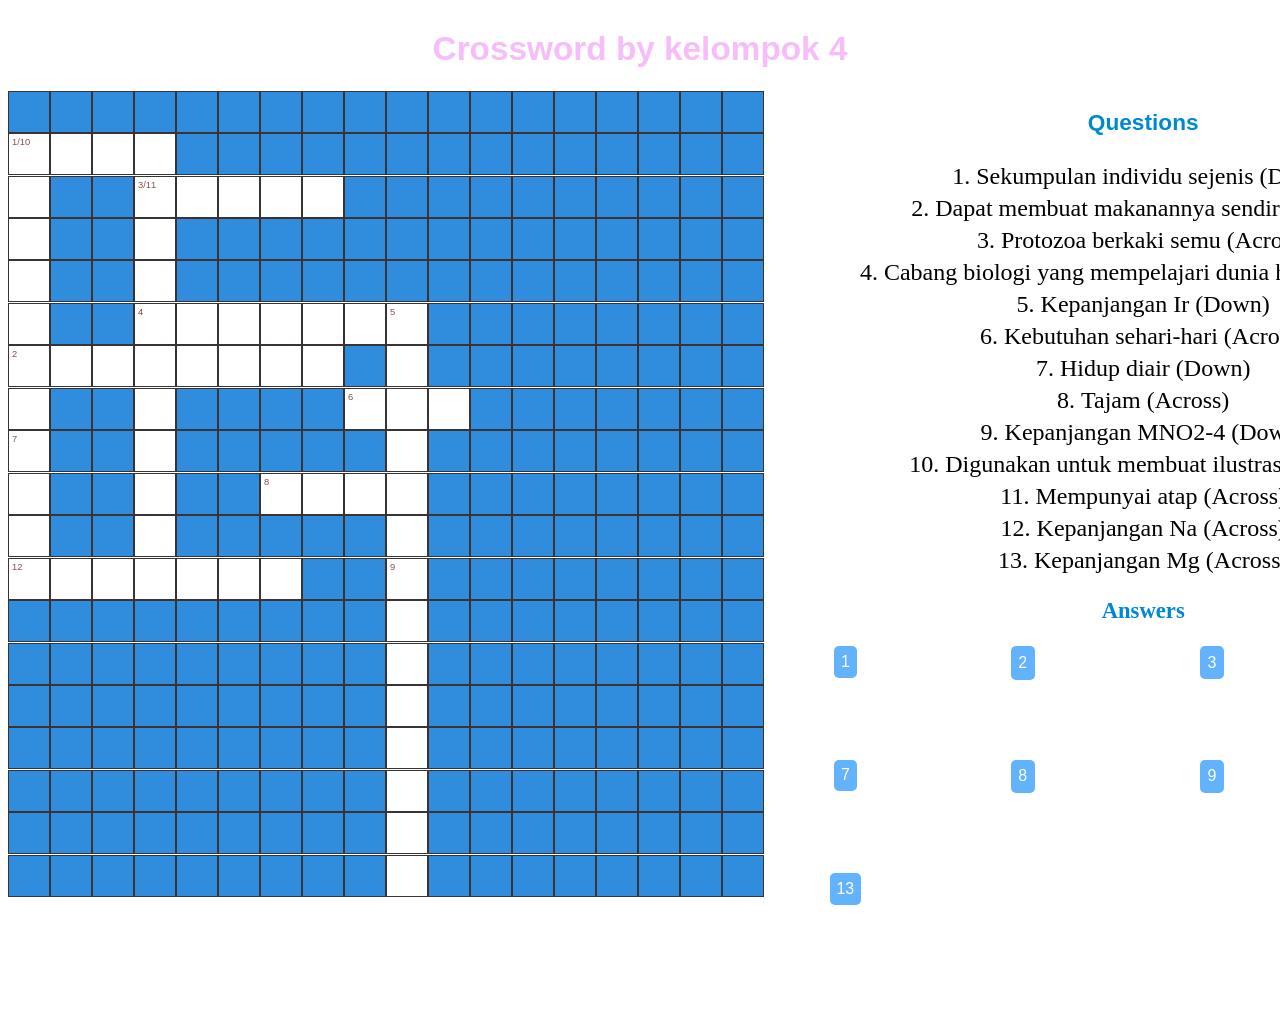
<file: crossword.html>
<!DOCTYPE html>
<html lang="en">
<head>
    <meta charset="UTF-8">
    <meta name="viewport" content="width=device-width, initial-scale=1.0">
    <title>Latihan crossword by kelompok 4</title>
    <link rel="stylesheet" href="crossword.css">
</head>
<body>
    <h1>Crossword by kelompok 4</h1>
    <div class="container">
        <div class="crossword">
            <div class="row">
                <div class="cell unused"></div>
                <div class="cell unused"></div>
                <div class="cell unused"></div>
                <div class="cell unused"></div>
                <div class="cell unused"></div>
                <div class="cell unused"></div>
                <div class="cell unused"></div>
                <div class="cell unused"></div>
                <div class="cell unused"></div>
                <div class="cell unused"></div>
                <div class="cell unused"></div>
                <div class="cell unused"></div>
                <div class="cell unused"></div>
                <div class="cell unused"></div>     
                <div class="cell unused"></div>
                <div class="cell unused"></div>
                <div class="cell unused"></div>
                <div class="cell unused"></div>
                <!-- 1 -->
                <div class="cell">
                    <input type="text" maxlength="1">
                    <span class="number">1/10</span>
                </div>
                <!-- 2 -->
                <div class="cell">
                    <input type="text" maxlength="1">
                </div>  
                <!-- 3 -->
                <div class="cell">
                    <input type="text" maxlength="1">
                </div>
                <!-- 4 -->
                <div class="cell">
                    <input type="text" maxlength="1">
                </div>    
                 <!-- 5 -->
                <div class="cell unused"></div>
                <div class="cell unused"></div>
                <div class="cell unused"></div>
                <div class="cell unused"></div>
                <div class="cell unused"></div>
                <div class="cell unused"></div>
                <div class="cell unused"></div>
                <div class="cell unused"></div>
                <div class="cell unused"></div>
                <div class="cell unused"></div>
                <div class="cell unused"></div>
                <div class="cell unused"></div>
                <div class="cell unused"></div>
                <div class="cell unused"></div>
                <div class="cell">
                    <input type="text" maxlength="1">
                </div> 
                <div class="cell unused"></div>
                <div class="cell unused"></div>
                <div class="cell">
                    <input type="text" maxlength="1">
                    <span class="number">3/11</span>
                </div> 
                <div class="cell">
                    <input type="text" maxlength="1">
                </div>
                <div class="cell">
                    <input type="text" maxlength="1">
                </div>
                <div class="cell">
                    <input type="text" maxlength="1">
                </div>
                <div class="cell">
                    <input type="text" maxlength="1">
                </div>
                <div class="cell unused"></div>
                <div class="cell unused"></div>
                <div class="cell unused"></div>
                <div class="cell unused"></div>
                <div class="cell unused"></div>
                <div class="cell unused"></div>
                <div class="cell unused"></div>
                <div class="cell unused"></div>
                <div class="cell unused"></div>
                <div class="cell unused"></div>
                <div class="cell">
                    <input type="text" maxlength="1">
                </div>
                <div class="cell unused"></div>
                <div class="cell unused"></div>
                <div class="cell">
                    <input type="text" maxlength="1">
                </div>
                <div class="cell unused"></div>
                <div class="cell unused"></div>
                <div class="cell unused"></div>
                <div class="cell unused"></div>
                <div class="cell unused"></div>
                <div class="cell unused"></div>
                <div class="cell unused"></div>
                <div class="cell unused"></div>
                <div class="cell unused"></div>
                <div class="cell unused"></div>
                <div class="cell unused"></div>
                <div class="cell unused"></div>
                <div class="cell unused"></div>
                <div class="cell unused"></div>
                <div class="cell">
                    <input type="text" maxlength="1">
                </div>
                <div class="cell unused"></div>
                <div class="cell unused"></div>
                <div class="cell">
                    <input type="text" maxlength="1">
                </div>
                <div class="cell unused"></div>
                <div class="cell unused"></div>
                <div class="cell unused"></div>
                <div class="cell unused"></div>
                <div class="cell unused"></div>
                <div class="cell unused"></div>
                <div class="cell unused"></div>
                <div class="cell unused"></div>
                <div class="cell unused"></div>
                <div class="cell unused"></div>
                <div class="cell unused"></div>
                <div class="cell unused"></div>
                <div class="cell unused"></div>
                <div class="cell unused"></div>
                <div class="cell">
                    <input type="text" maxlength="1">
                </div>
                <div class="cell unused"></div>
                <div class="cell unused"></div>
                <div class="cell">
                    <input type="text" maxlength="1">
                    <span class="number">4</span>
                </div>
                <div class="cell">
                    <input type="text" maxlength="1">
                </div>
                <div class="cell">
                    <input type="text" maxlength="1">
                </div>
                <div class="cell">
                    <input type="text" maxlength="1">
                </div>
                <div class="cell">
                    <input type="text" maxlength="1">
                </div>
                <div class="cell">
                    <input type="text" maxlength="1">
                </div>
                <div class="cell">
                    <input type="text" maxlength="1">
                    <span class="number">5</span>
                </div>
                <div class="cell unused"></div>
                <div class="cell unused"></div>
                <div class="cell unused"></div>
                <div class="cell unused"></div>
                <div class="cell unused"></div>
                <div class="cell unused"></div>
                <div class="cell unused"></div>
                <div class="cell unused"></div>

                <div class="cell">
                    <input type="text" maxlength="1">
                    <span class="number">2</span>
                </div>
                <div class="cell">
                    <input type="text" maxlength="1">
                </div>
                <div class="cell">
                    <input type="text" maxlength="1">
                </div>
                <div class="cell">
                    <input type="text" maxlength="1">
                </div>
                <div class="cell">
                    <input type="text" maxlength="1">
                </div>
                <div class="cell">
                    <input type="text" maxlength="1">
                </div>
                <div class="cell">
                    <input type="text" maxlength="1">
                </div>
                <div class="cell">
                    <input type="text" maxlength="1">
                </div>
                <div class="cell unused"></div>
                <div class="cell">
                    <input type="text" maxlength="1">
                </div>
                <div class="cell unused"></div>
                <div class="cell unused"></div>
                <div class="cell unused"></div>
                <div class="cell unused"></div>
                <div class="cell unused"></div>
                <div class="cell unused"></div>
                <div class="cell unused"></div>
                <div class="cell unused"></div>
                <div class="cell">
                    <input type="text" maxlength="1">
                </div>
                <div class="cell unused"></div>
                <div class="cell unused"></div>
                <div class="cell">
                    <input type="text" maxlength="1">
                </div>
                <div class="cell unused"></div>
                <div class="cell unused"></div>
                <div class="cell unused"></div>
                <div class="cell unused"></div>
                <div class="cell">
                    <input type="text" maxlength="1">
                    <span class="number">6</span>
                </div>
                <div class="cell">
                    <input type="text" maxlength="1">
                </div>
                <div class="cell">
                    <input type="text" maxlength="1">
                </div>
                <div class="cell unused"></div>
                <div class="cell unused"></div>
                <div class="cell unused"></div>
                <div class="cell unused"></div>
                <div class="cell unused"></div>
                <div class="cell unused"></div>
                <div class="cell unused"></div>

                <div class="cell">
                    <input type="text" maxlength="1">
                    <span class="number">7</span>

                </div>
                <div class="cell unused"></div>
                <div class="cell unused"></div>
                <div class="cell">
                    <input type="text" maxlength="1">
                </div>
                <div class="cell unused"></div>
                <div class="cell unused"></div>
                <div class="cell unused"></div>
                <div class="cell unused"></div>
                <div class="cell unused"></div>
                <div class="cell">
                    <input type="text" maxlength="1">
                </div>
                <div class="cell unused"></div>
                <div class="cell unused"></div>
                <div class="cell unused"></div>
                <div class="cell unused"></div>
                <div class="cell unused"></div>
                <div class="cell unused"></div>
                <div class="cell unused"></div>
                <div class="cell unused"></div>
                <div class="cell">
                    <input type="text" maxlength="1">
                </div>
                <div class="cell unused"></div>
                <div class="cell unused"></div>
                <div class="cell">
                    <input type="text" maxlength="1">
                </div>
                <div class="cell unused"></div>
                <div class="cell unused"></div>
                <div class="cell">
                    <input type="text" maxlength="1">
                    <span class="number">8</span>
                </div>
                <div class="cell">
                    <input type="text" maxlength="1">
                </div>
                <div class="cell">
                    <input type="text" maxlength="1">
                </div>
                <div class="cell">
                    <input type="text" maxlength="1">
                </div>
                <div class="cell unused"></div>
                <div class="cell unused"></div>
                <div class="cell unused"></div>
                <div class="cell unused"></div>
                <div class="cell unused"></div>
                <div class="cell unused"></div>
                <div class="cell unused"></div>
                <div class="cell unused"></div>
                <div class="cell">
                    <input type="text" maxlength="1">
                </div>
                <div class="cell unused"></div>
                <div class="cell unused"></div>
                <div class="cell">
                    <input type="text" maxlength="1">
                </div>
                <div class="cell unused"></div>
                <div class="cell unused"></div>
                <div class="cell unused"></div>
                <div class="cell unused"></div>
                <div class="cell unused"></div>
                <div class="cell">
                    <input type="text" maxlength="1">
                </div>
                <div class="cell unused"></div>
                <div class="cell unused"></div>
                <div class="cell unused"></div>
                <div class="cell unused"></div>
                <div class="cell unused"></div>
                <div class="cell unused"></div>
                <div class="cell unused"></div>
                <div class="cell unused"></div> 
                <div class="cell">
                    <input type="text" maxlength="1">
                    <span class="number">12</span>
                </div>
                <div class="cell">
                    <input type="text" maxlength="1">
                </div>
                <div class="cell">
                    <input type="text" maxlength="1">
                </div>
                <div class="cell">
                    <input type="text" maxlength="1">
                </div>
                <div class="cell">
                    <input type="text" maxlength="1">
                </div>
                <div class="cell">
                    <input type="text" maxlength="1">
                </div>
                <div class="cell">
                    <input type="text" maxlength="1">
                </div>
                <div class="cell unused"></div>
                <div class="cell unused"></div>
                <div class="cell">
                    <input type="text" maxlength="1">
                    <span class="number">9</span>
                </div>
                <div class="cell unused"></div>
                <div class="cell unused"></div>
                <div class="cell unused"></div>
                <div class="cell unused"></div>
                <div class="cell unused"></div>
                <div class="cell unused"></div>
                <div class="cell unused"></div>
                <div class="cell unused"></div>
                <div class="cell unused"></div>
                <div class="cell unused"></div>
                <div class="cell unused"></div>
                <div class="cell unused"></div>
                <div class="cell unused"></div>
                <div class="cell unused"></div>
                <div class="cell unused"></div>
                <div class="cell unused"></div>
                <div class="cell unused"></div>
                <div class="cell">
                    <input type="text" maxlength="1">
                </div>
                <div class="cell unused"></div>
                <div class="cell unused"></div>
                <div class="cell unused"></div>
                <div class="cell unused"></div>
                <div class="cell unused"></div>
                <div class="cell unused"></div>
                <div class="cell unused"></div>
                <div class="cell unused"></div>
                <div class="cell unused"></div>
                <div class="cell unused"></div>
                <div class="cell unused"></div>
                <div class="cell unused"></div>
                <div class="cell unused"></div>
                <div class="cell unused"></div>
                <div class="cell unused"></div>
                <div class="cell unused"></div>
                <div class="cell unused"></div>
                <div class="cell">
                    <input type="text" maxlength="1">
                </div>
                <div class="cell unused"></div>
                <div class="cell unused"></div>
                <div class="cell unused"></div>
                <div class="cell unused"></div>
                <div class="cell unused"></div>
                <div class="cell unused"></div>
                <div class="cell unused"></div>
                <div class="cell unused"></div>
                <div class="cell unused"></div>
                <div class="cell unused"></div>
                <div class="cell unused"></div>
                <div class="cell unused"></div>
                <div class="cell unused"></div>
                <div class="cell unused"></div>
                <div class="cell unused"></div>
                <div class="cell unused"></div>
                <div class="cell unused"></div>
                <div class="cell">
                    <input type="text" maxlength="1">
                </div>
                <div class="cell unused"></div>
                <div class="cell unused"></div>
                <div class="cell unused"></div>
                <div class="cell unused"></div>
                <div class="cell unused"></div>
                <div class="cell unused"></div>
                <div class="cell unused"></div>
                <div class="cell unused"></div>
                <div class="cell unused"></div>
                <div class="cell unused"></div>
                <div class="cell unused"></div>
                <div class="cell unused"></div>
                <div class="cell unused"></div>
                <div class="cell unused"></div>
                <div class="cell unused"></div>
                <div class="cell unused"></div>
                <div class="cell unused"></div>
                <div class="cell">
                    <input type="text" maxlength="1">
                </div>
                <div class="cell unused"></div>
                <div class="cell unused"></div>
                <div class="cell unused"></div>
                <div class="cell unused"></div>
                <div class="cell unused"></div>
                <div class="cell unused"></div>
                <div class="cell unused"></div>
                <div class="cell unused"></div>
                <div class="cell unused"></div>
                <div class="cell unused"></div>
                <div class="cell unused"></div>
                <div class="cell unused"></div>
                <div class="cell unused"></div>
                <div class="cell unused"></div>
                <div class="cell unused"></div>
                <div class="cell unused"></div>
                <div class="cell unused"></div>
                <div class="cell">
                    <input type="text" maxlength="1">
                </div>
                <div class="cell unused"></div>
                <div class="cell unused"></div>
                <div class="cell unused"></div>
                <div class="cell unused"></div>
                <div class="cell unused"></div>
                <div class="cell unused"></div>
                <div class="cell unused"></div>
                <div class="cell unused"></div>
                <div class="cell unused"></div>
                <div class="cell unused"></div>
                <div class="cell unused"></div>
                <div class="cell unused"></div>
                <div class="cell unused"></div>
                <div class="cell unused"></div>
                <div class="cell unused"></div>
                <div class="cell unused"></div>
                <div class="cell unused"></div>
                <div class="cell">
                    <input type="text" maxlength="1">
                </div>
                <div class="cell unused"></div>
                <div class="cell unused"></div>
                <div class="cell unused"></div>
                <div class="cell unused"></div>
                <div class="cell unused"></div>
                <div class="cell unused"></div>
                <div class="cell unused"></div>
                <div class="cell unused"></div>
                <div class="cell unused"></div>
                <div class="cell unused"></div>
                <div class="cell unused"></div>
                <div class="cell unused"></div>
                <div class="cell unused"></div>
                <div class="cell unused"></div>
                <div class="cell unused"></div>
                <div class="cell unused"></div>
                <div class="cell unused"></div>
                <div class="cell">
                    <input type="text" maxlength="1">
                </div>
                <div class="cell unused"></div>
                <div class="cell unused"></div>
                <div class="cell unused"></div>
                <div class="cell unused"></div>
                <div class="cell unused"></div>
                <div class="cell unused"></div>
                <div class="cell unused"></div>
                <div class="cell unused"></div>

            </div>
        </div>
            <div class="questions">
                <h2>Questions</h2>
                <!-- daftar pertanyaan -->
                <ol id="questionList">
                    <li>Sekumpulan individu sejenis (Down)</li>
                    <li>Dapat membuat makanannya sendiri (Across)</li>
                    <li>Protozoa berkaki semu (Across)</li>
                    <li>Cabang biologi yang mempelajari dunia hewan (Across)</li>
                    <li>Kepanjangan Ir (Down)</li>
                    <li>Kebutuhan sehari-hari (Across)</li>
                    <li>Hidup diair (Down)</li>
                    <li>Tajam (Across)</li>
                    <li>Kepanjangan MNO2-4 (Down)</li>
                    <li>Digunakan untuk membuat ilustrasi (Across)</li>
                    <li>Mempunyai atap (Across)</li>
                    <li>Kepanjangan Na (Across)</li>
                    <li>Kepanjangan Mg (Across)</li>

                    <h2>Answers</h2>
                    <div class="JawabanTTS">
                        <div class="Jawaban1">
                            <button>1</button>
                            <div class="answers">POPULASI</div>
                        </div>     
                        <div class="Jawaban2">
                            <button>2</button>
                            <div class="answers">AUTROTROF</div>
                        </div>
                        <div class="Jawaban3">
                            <button>3</button>
                            <div class="answers">RHIZOPODA</div>
                        </div>
                        <div class="Jawaban4">
                            <button>4</button>
                            <div class="answers">ZOOLOGI</div>
                        </div>
                        <div class="Jawaban5">
                            <button>5</button>
                            <div class="answers">IRIDIUM</div>
                        </div>
                        <div class="Jawaban6">
                            <button>6</button>
                            <div class="answers">AIR</div>
                        </div>
                        <div class="Jawaban7">
                            <button>7</button>
                            <div class="answers">IKAN</div>
                        </div>
                        <div class="Jawaban8">
                            <button>8</button>
                            <div class="answers">DURI</div>
                        </div>
                        <div class="Jawaban9">
                            <button>9</button>
                            <div class="answers">MANGANAT</div>
                        </div> 
                        <div class="Jawaban10">
                            <button>10</button>
                            <div class="answers">PENA</div>
                        </div>
                        <div class="Jawaban11">
                            <button>11</button>
                            <div class="answers">RUMAH</div>
                        </div>
                        <div class="Jawaban12">
                            <button>12</button>
                            <div class="answers">NATRIUM</div>
                        </div>
                        <div class="Jawaban13">
                            <button>13</button>
                            <div class="answers">Magnesium</div>
                        </div>
                    </div>
        </div>
    </div>
</body>
</html>
</file>
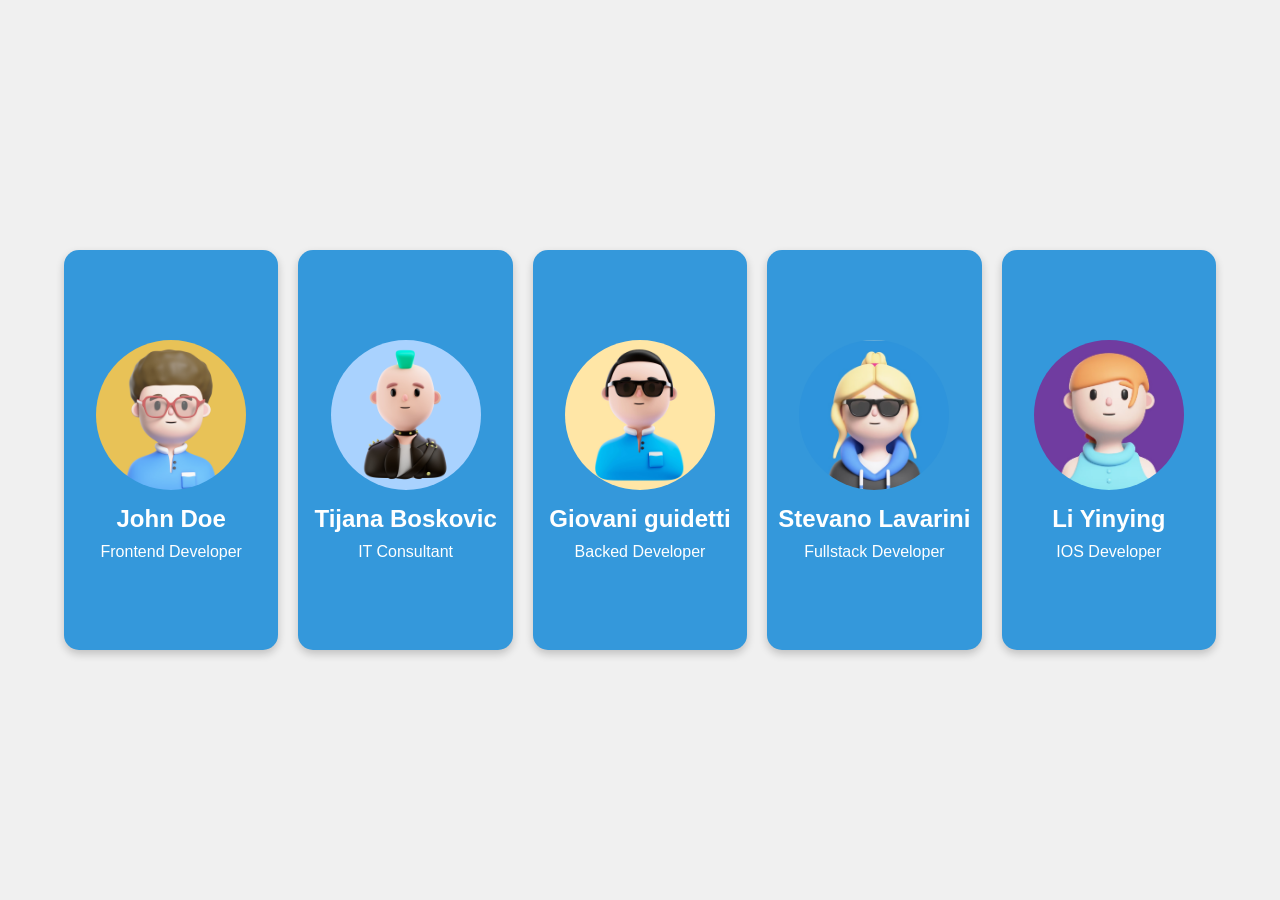
<file: index.flip.html>
<!DOCTYPE html>
<html lang="en">
<head>
    <meta charset="UTF-8">
    <meta name="viewport" content="width=device-width, initial-scale=1.0">
    <title>Flips Cards</title>
    <link rel="stylesheet" href="style.flip.css">
</head>
<body>
    <div class="card-grid">
        <!-- 1st card -->
        <div class="flip-card">          
            <div class="flip-card-inner">
            <!-- bagian depan -->
             <div class="flip-card-front">
                <img src="avatar/avatar1.jpg" alt="profile 1">
                <h2>John Doe</h2>
                <p>Frontend Developer</p>
             </div>
             <!-- bagian belakang -->
              <div class="flip-card-back">
                <h2>About</h2>
                <p>Lorem ipsum dolor sit amet consectetur adipisicing elit.</p>
                <button>Contact Me</button>
              </div>
            </div>
        </div>
        <!-- 2nd card -->
        <div class="flip-card">          
            <div class="flip-card-inner">
            <!-- bagian depan -->
             <div class="flip-card-front">
                <img src="avatar/avatar2.jpg" alt="profile 1">
                <h2>Tijana Boskovic</h2>
                <p>IT Consultant</p>
             </div>
             <!-- bagian belakang -->
              <div class="flip-card-back">
                <h2>About</h2>
                <p>Lorem ipsum dolor sit amet consectetur adipisicing elit.</p>
                <button>Contact Me</button>
              </div>
            </div>
        </div>
    <!-- 3rd card -->
     <div class="flip-card">
        <div class="flip-card-inner">
            <!-- bagian depan -->
             <div class="flip-card-front">
                <img src="avatar/avatar3.jpg" alt="profile 1">
                <h2>Giovani guidetti</h2>
                <p>Backed Developer</p>
             </div>
             <!-- bagian belakang -->
              <div class="flip-card-back">
                <h2>About</h2>
                <p>Lorem ipsum dolor sit amet consectetur adipisicing elit.</p>
                <button>Contact me</button>
              </div>
            </div>
        </div>
        <!-- 4nd card -->
        <div class="flip-card">          
            <div class="flip-card-inner">
            <!-- bagian depan -->
             <div class="flip-card-front">
                <img src="avatar/avatar4.jpg" alt="profile 1">
                <h2>Stevano Lavarini</h2>
                <p>Fullstack Developer</p>
             </div>
             <!-- bagian belakang -->
              <div class="flip-card-back">
                <h2>About</h2>
                <p>Lorem ipsum dolor sit amet consectetur adipisicing elit.</p>
                <button>Contact Me</button>
              </div>
            </div>
        </div>
        <!-- 5nd card -->
        <div class="flip-card">          
            <div class="flip-card-inner">
            <!-- bagian depan -->
             <div class="flip-card-front">
                <img src="avatar/avatar5.jpg" alt="profile 1">
                <h2>Li Yinying</h2>
                <p>IOS Developer</p>
             </div>
             <!-- bagian belakang -->
              <div class="flip-card-back">
                <h2>About</h2>
                <p>Lorem ipsum dolor sit amet consectetur adipisicing elit.</p>
                <button>Contact Me</button>
              </div>
            </div>
        </div>
     </div>

     <script src="script.flip.js"></script> 
</body>
</html>
</file>
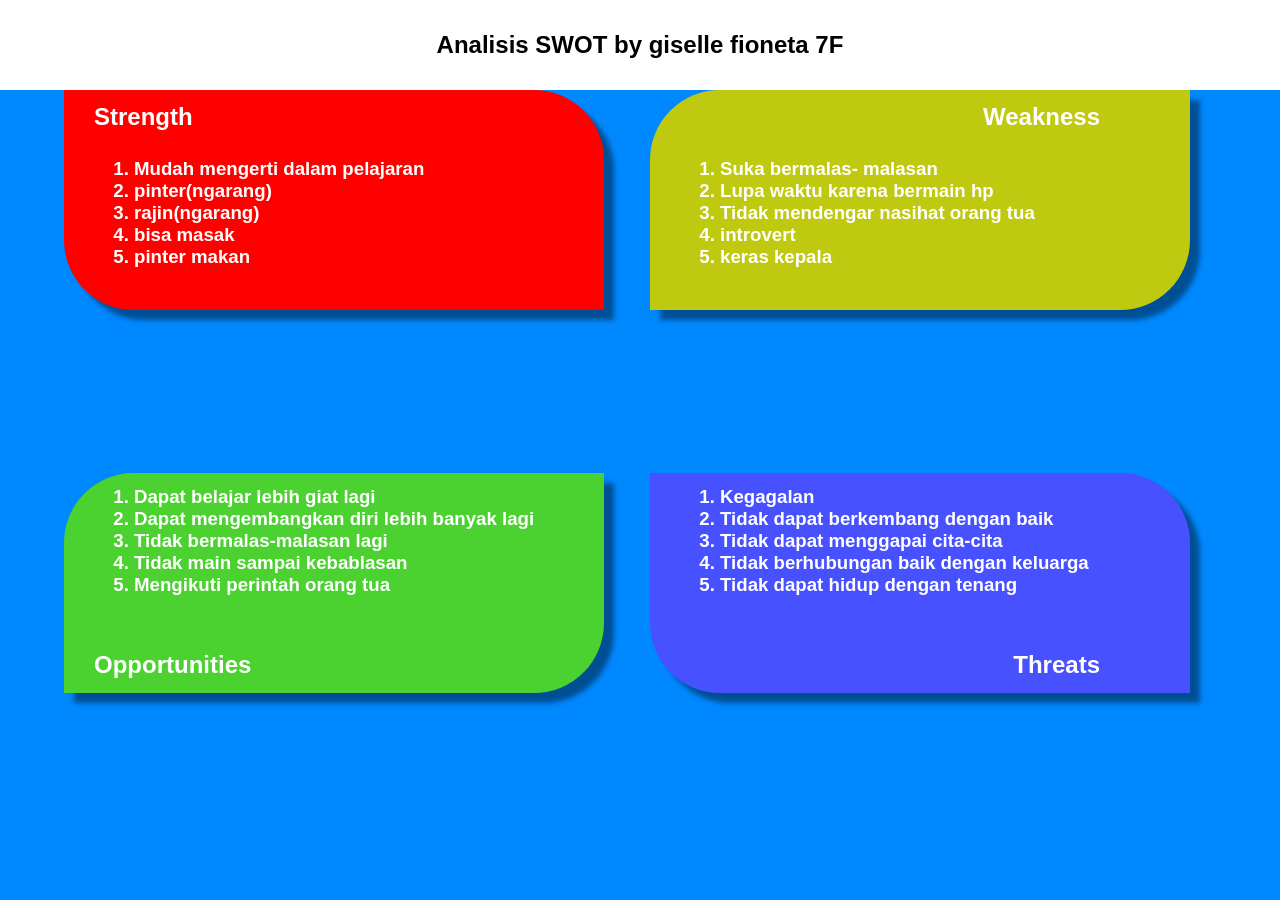
<file: index.swot.html>
<!DOCTYPE html>
<html lang="en">
<head>
    <meta charset="UTF-8">
    <meta name="viewport" content="width=device-width, initial-scale=1.0">
    <title>Latihan SWOT by giselle fioneta 7F</title>
    <link rel="stylesheet" href="style.swot.css">
</head>
<body>
    <nav>
        <div class="navbar">
            <div class="title">
                <h2>Analisis SWOT by giselle fioneta 7F</h2>
            </div>
        </div>
    </nav>
    <section id="swot">
        <div class="container">
            <!-- ini kotak strength -->
            <div class="strength">
                <div class="judul1">
                    <h1>Strength</h1>
                </div>
                <div class="isi1">
                    <ol>
                        <li>Mudah mengerti dalam pelajaran</li>
                        <li>pinter(ngarang)</li>
                        <li>rajin(ngarang)</li>
                        <li>bisa masak</li>
                        <li>pinter makan</li>
                    </ol>
                </div>
            </div>
            <!-- ini kotak weakness -->
            <div class="weakness">
                <div class="judul2">
                    <h1>Weakness</h1>
                </div>
                <div class="isi2">
                    <ol>
                        <li>Suka bermalas- malasan</li>
                        <li>Lupa waktu karena bermain hp</li>
                        <li>Tidak mendengar nasihat orang tua</li>
                        <li>introvert</li>
                        <li>keras kepala</li>
                    </ol>
                </div>
            </div>
            <!-- ini kotak opportunities -->
            <div class="opportunities">
                <div class="isi1">
                    <ol>
                        <li>Dapat belajar lebih giat lagi</li>
                        <li>Dapat mengembangkan diri lebih banyak lagi</li>
                        <li>Tidak bermalas-malasan lagi</li>
                        <li>Tidak main sampai kebablasan</li>
                        <li>Mengikuti perintah orang tua</li>
                    </ol>
                </div>
                <div class="judul1">
                    <h1>Opportunities</h1>
                </div>
            </div>
            <!-- ini kotak threats -->
            <div class="threats">
                <div class="isi2">
                    <ol>
                        <li>Kegagalan</li>
                        <li>Tidak dapat berkembang dengan baik</li>
                        <li>Tidak dapat menggapai cita-cita</li>
                        <li>Tidak berhubungan baik dengan keluarga</li>
                        <li>Tidak dapat hidup dengan tenang</li>
                    </ol>
                </div>
                <div class="judul2">
                    <h1>Threats</h1>
                </div>
            </div>
        </div>
    </section>
    
</body>
</html>
</file>
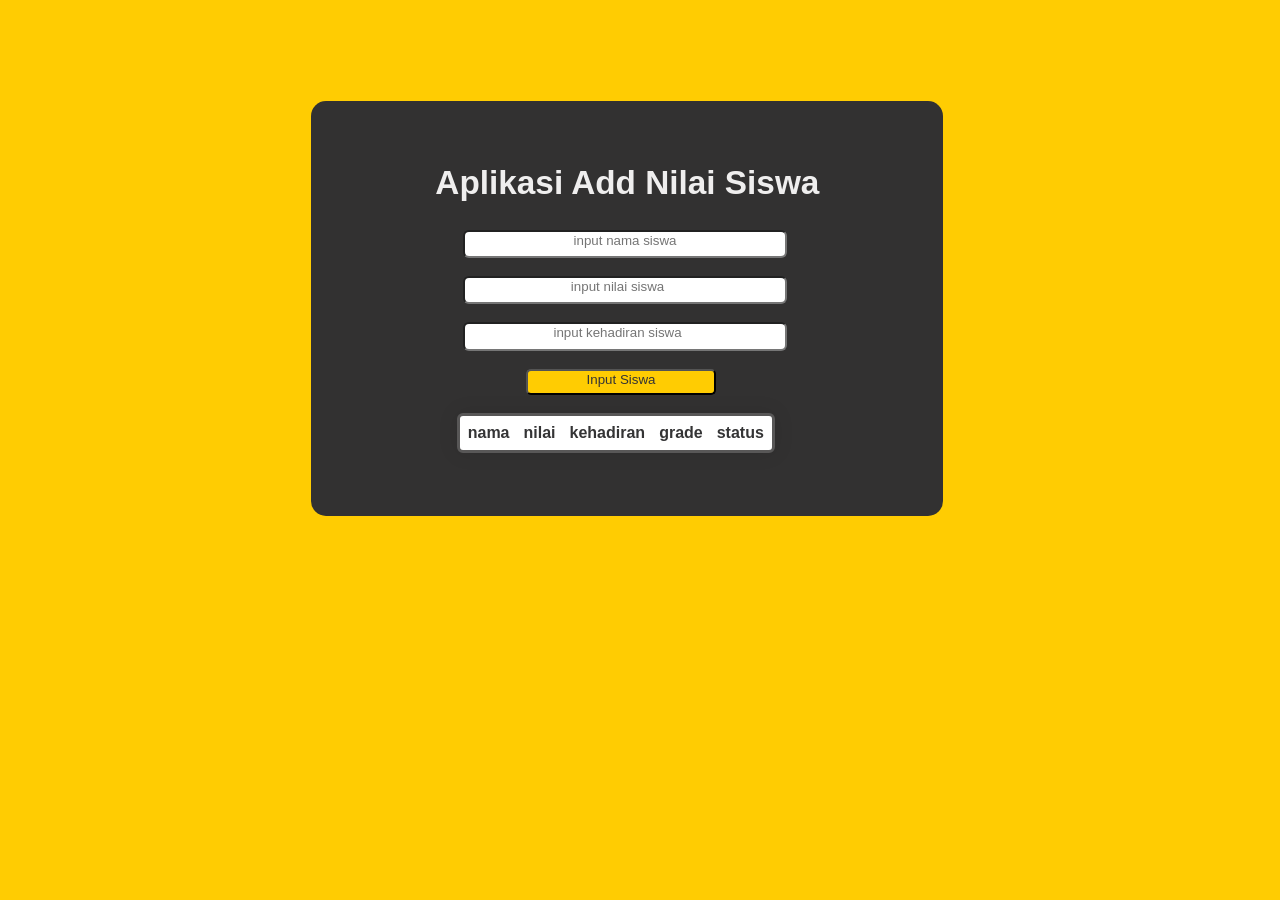
<file: index3.html>
<!DOCTYPE html>
<html lang="en">
<head>
    <meta charset="UTF-8">
    <meta name="viewport" content="width=device-width, initial-scale=1.0">
    <title>20 Januari 2026</title>
    <link rel="stylesheet" href="style.css">
</head>
<body>
    <div class="container">
    <div class="bungkus">
        <h2>Aplikasi Add Nilai Siswa</h2>
        <input type="text" id="nama" placeholder="input nama siswa" onkeypress="if(event.key==='Enter') tambahSiswa()"><br><br>
        <input type="number" id="nilai" placeholder="input nilai siswa" onkeypress="if(event.key==='Enter') tambahSiswa()"><br><br>
        <input type="number" id="kehadiran" placeholder="input kehadiran siswa" onkeypress="if(event.key==='Enter') tambahSiswa()"><br><br>

        <button onclick="tambahSiswa()">Input Siswa</button><br><br>

        <table>
            <tr>
                <th>nama</th>
                <th>nilai</th>
                <th>kehadiran</th>
                <th>grade</th>
                <th>status</th>
            </tr>
            <tbody id="tabelSiswa"></tbody>
        </table >

        <div class="rata-rata" id="ratarata"></div>
    </div>
</div>

    <script>
        const daftarSiswa = [];

        function tambahSiswa(){
            const nama = document.getElementById('nama').value;
            const nilai = parseFloat (document.getElementById('nilai').value);
            const kehadiran = parseFloat (document.getElementById('kehadiran').value);
            // validasi form input
        if(nama === "" || isNaN(nilai) || isNaN(kehadiran)){
            alert('Semua form harus terisi');
            return;
        }

        //VALIDASI FORM JIKA MENGIMPUTKAN KURANG DARI 0
        if(nilai > 100 || nilai <0|| kehadiran < 0 || kehadiran > 100) {
            alert('Nilai dan kehadiran harus 10 s/d 100');
            return;
        }

        let grade = "";
        if(nilai >= 85){
            grade = "A";
        }else if(nilai >= 75){
            grade = "B";
        }else if(nilai >= 60){
            grade = "C"
        }else{
            grade = "D"
        }

        let status = "";
        if(nilai >= 75 && kehadiran >= 80) {
            status = "Lulus";
        }else{
            status = "Tidak Lulus"
        }

        // object siswa
        const siswa = {
            nama,
            nilai,
            kehadiran,
            grade,
            status
        };

        daftarSiswa.push(siswa) ;
        tambahkanSiswa();
        hitungRataRata();

        // Reset form
        document.getElementById('nama').value = "";
        document.getElementById('nilai').value = "";
        document.getElementById('kehadiran').value = "";
    }

    function tambahkanSiswa(){
        const tabel = document.getElementById('tabelSiswa');
        tabel.innerHTML = "";

        daftarSiswa.forEach(siswa => {
            const row = `
                <tr>
                    <td>${siswa.nama}</td>
                    <td>${siswa.nilai}</td>
                    <td>${siswa.kehadiran}</td>
                    <td>${siswa.grade}</td>
                    <td>${siswa.status}</td>
                </tr>
            `;
            tabel.innerHTML += row;
        });
    }

    function hitungRataRata(){
        let total = 0;

        daftarSiswa.forEach(siswa => {
            total += siswa.nilai;
        });
        
        const ratarata = total / daftarSiswa.length;
        document.getElementById('ratarata').innerText = `
        Rata-rata Nilai kelas : ${ratarata.toFixed(2)}
    `;
}
    </script>
</body>
</html>
</file>
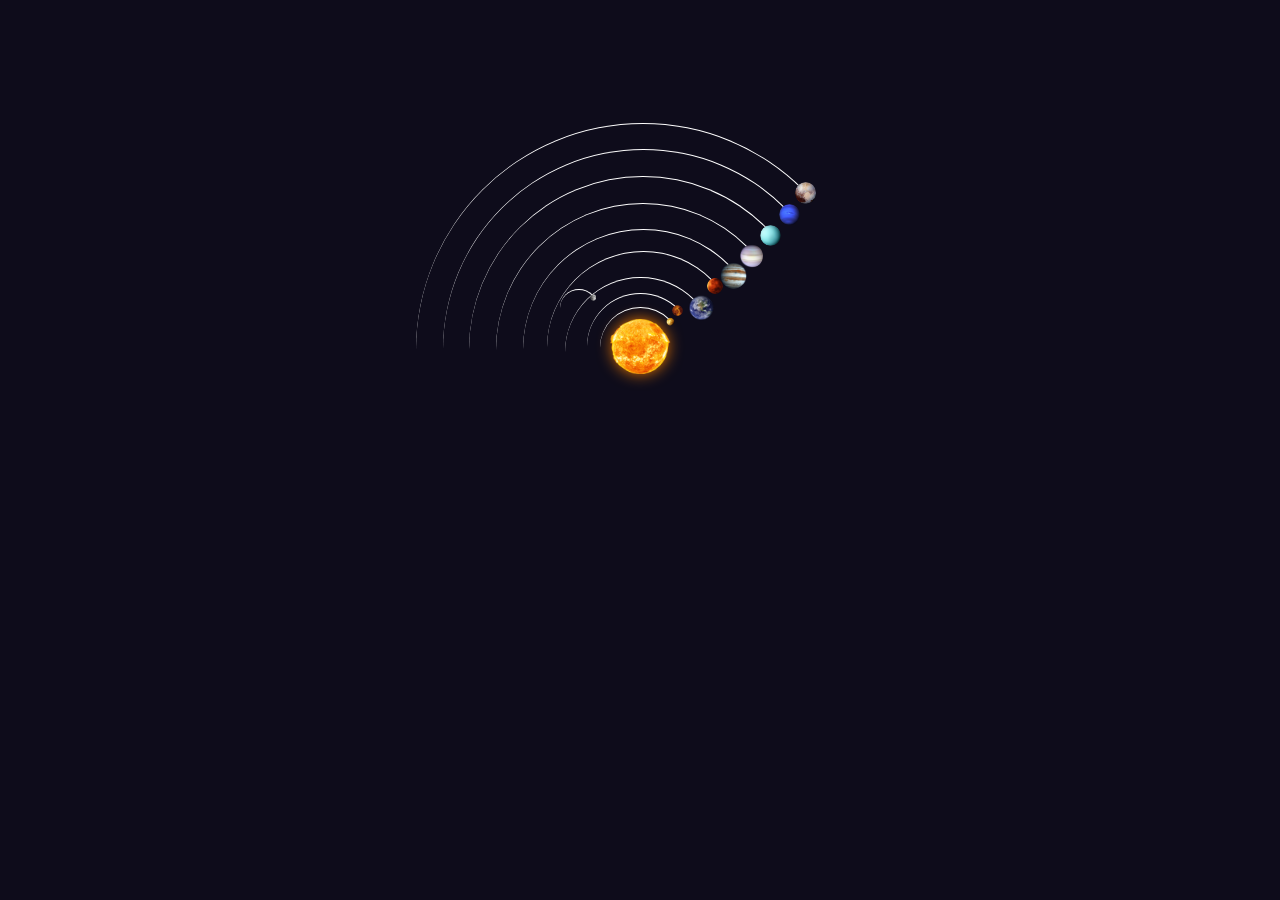
<file: index_solar.html>
<!DOCTYPE html>
<html lang="en">
<head>
    <meta charset="UTF-8">
    <meta name="viewport" content="width=device-width, initial-scale=1.0">
    <title>Solar System</title>
    <link rel="stylesheet" href="style_solar.css">
</head>
<body>
    <div class="container">
        <div class="sun">
            <img src="images/sun.png" alt="sun">
        </div>
        <div class="mercury"></div>
        <div class="venus"></div>
        <div class="earth">
            <div class="moon"></div>
        </div>
        <div class="mars"></div>
        <div class="jupiter"></div>
        <div class="saturn"></div>
        <div class="uranus"></div>
        <div class="neptune"></div>
        <div class="pluto"></div>
    </div>
    <script src="script.js"></script>
</body>
</html>
</file>
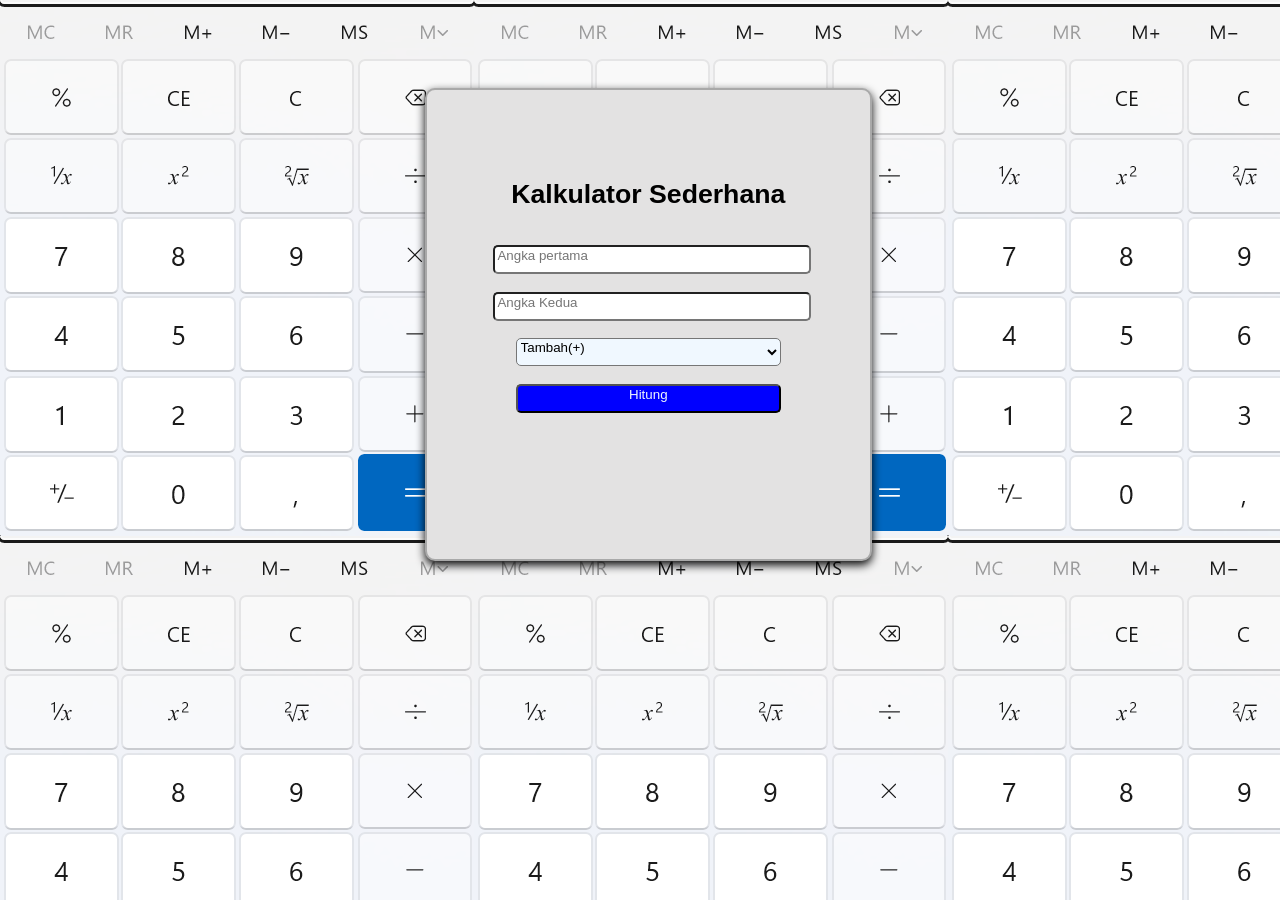
<file: Kalkulator sederhana.html>
<!DOCTYPE html>
<html lang="en">
<head>
    <meta charset="UTF-8">
    <meta name="viewport" content="width=device-width, initial-scale=1.0">
    <title>Kalkulator sederhana</title>
    <style>
        body {
            background-image: url(calcu.png);
            font-family: Arial, Helvetica, sans-serif;
        }

        #container {
            background-color: rgb(227, 226, 226);
            width: 35%;
            height: 40%;
            align-items: center;
            margin-left: 33%;
            margin-top: 7%;
            padding-bottom: 10%;
            border-radius: 10px;
            border: 2px solid darkgray;
            box-shadow: 0 4px 10px rgba(0, 0, 0, 0.984);
        }

        button {
            background-color: blue;
            color: aliceblue;
            width: 60%;
            height: 10%;
            padding-bottom: 2%;
            align-items: center;
            text-align: center;
            cursor: pointer;
            border-radius: 5px;
            margin-left: 20%;
            margin-top: 4%;
        }

        button:hover {
            background-color: rgb(137, 190, 236);
            color: aliceblue;
            width: 60%;
            height: 10%;
            padding-bottom: 2%;
            align-items: center;
            text-align: center;
            cursor: pointer;
            border-radius: 5px;
            margin-left: 20%;
            margin-top: 4%;

        }

        h2 {
            font-size: 20pt;
            color: black;  
            text-align: center;  
            padding-top: 15%;   
        }

        #inputNama {
            width: 70%;
            margin-left: 15%;
            padding-bottom: 2%;
            border-radius: 5px;
            margin-top: 3%;
        }

        #inputNama1 {
            width: 70%;
            margin-left: 15%;
            padding-bottom: 2%;
            border-radius: 5px;
            margin-top: 4%;
        }

        #box {
            width: 60%;
            padding-bottom: 2%;
            background-color: aliceblue;
            border-radius: 5px;
            margin-left: 20%;
            margin-top: 4%;
        }

        #hasilInput {
            text-align: center;
            font-size: 15pt;
        }
    </style>
</head>
<body>
    <div id="container">
        <h2>Kalkulator Sederhana</h2>
        <input type="number" id="inputNama" placeholder="Angka pertama"><br>
        <input type="number" id="inputNama1" placeholder="Angka Kedua"><br>
        <select id="box"><br>
            <option value="Tambah" >Tambah(+)</option>
            <option value="Kurang" >Kurang(-)</option>
            <option value="Kali" >Kali(*)</option>
            <option value="Bagi" >Bagi(/)</option>
        </select><br>
        <button id="tombol">Hitung</button><br>
        <p id="hasilInput"></p>
    </div>

    <script>
        const tombol = document.getElementById("tombol");
        tombol.addEventListener("click", function(){
        let inputNama = parseFloat(document.getElementById("inputNama").value);
        let inputNama1 = parseFloat(document.getElementById("inputNama1").value);
        let box = document.getElementById("box").value;
        let hasil;
        if (box === "Tambah") hasil = inputNama + inputNama1;
        else if (box === "Kurang") hasil = inputNama - inputNama1;
        else if (box === "Kali") hasil = inputNama * inputNama1;
        else if (box === "Bagi") hasil = inputNama / inputNama1;
        document.getElementById("hasilInput").textContent = "Hasil: " + hasil;
        });
    </script>
</body>
</html>
</file>
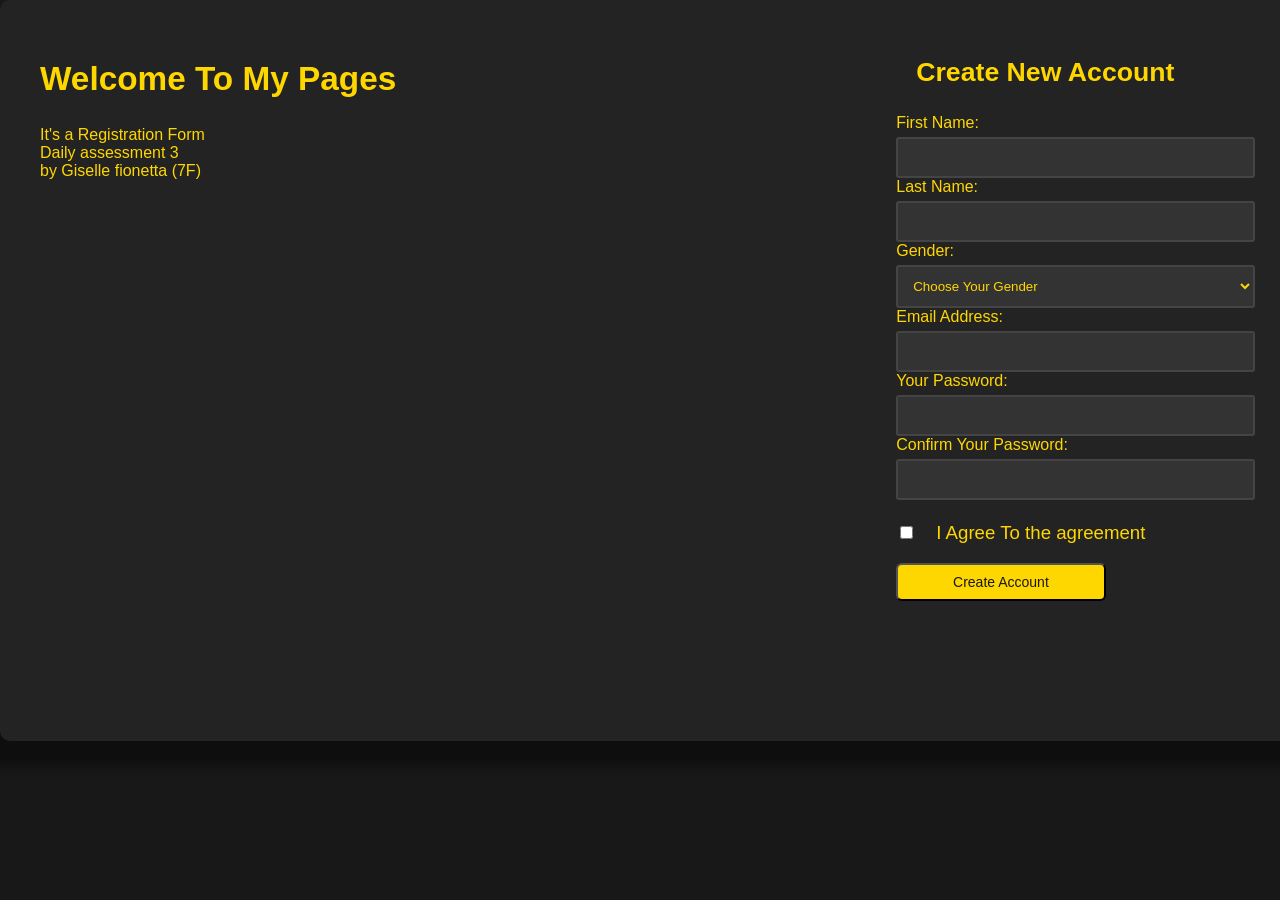
<file: register.html>
<!DOCTYPE html>
<html lang="en">
<head>
    <meta charset="UTF-8">
    <meta name="viewport" content="width=device-width, initial-scale=1.0">
    <link rel="stylesheet" href="regstyle.css">
    <title>PH 3 by Giselle fionetta 7F</title>
</head>
<body>
    <div class="register-container">
        <div class="kiri">
            <h2>Welcome To My Pages</h2>
                <p>It's a Registration Form <br>Daily assessment 3 <br>by Giselle fionetta (7F)</p>
            </div>
        <div class="kanan">
        <form action="#">
            <!-- Bagian username -->
             <h3>Create New Account</h3>
            <div class="form-group">
                <label for="username">First Name:</label>
                <input type="text" id="username" name="username" req>
                <label for="username">Last Name:</label>
                <input type="text" id="username" name="username" req>
              </div>
              <!-- bagian gender -->
              <label for="username">Gender:</label>
               <select name="gender" id="gender" required>Gender:<option value="l">Choose Your Gender</option><option value="p">Male</option><option value="l">Female</option>
            </select>
            <!-- bagian email -->
             <div class="form-group">
                <label for="email">Email Address:</label>
                <input type="email" id="email" name="email" required>
             </div>
            <!-- bagian password -->
            <div class="form-group">
                <label for="password">Your Password:</label>
                <input type="password" id="password" name="password" req>
                <label for="password">Confirm Your Password:</label>
                <input type="password" id="password" name="password" req>
              </div>
            <!-- BAGIAN CHECKBOX -->
            <div class="policy">
                <input type="checkbox">
                <h3>I Agree To the agreement</h3>
            </div>
                <!-- BAGIAN TOMBOL DAFTAR -->
                <button type="submit" onclick="location.href='index.html'">Create Account</button>
            </div>
        </div>
        </form>
    </div>
</body>
</html>
</file>
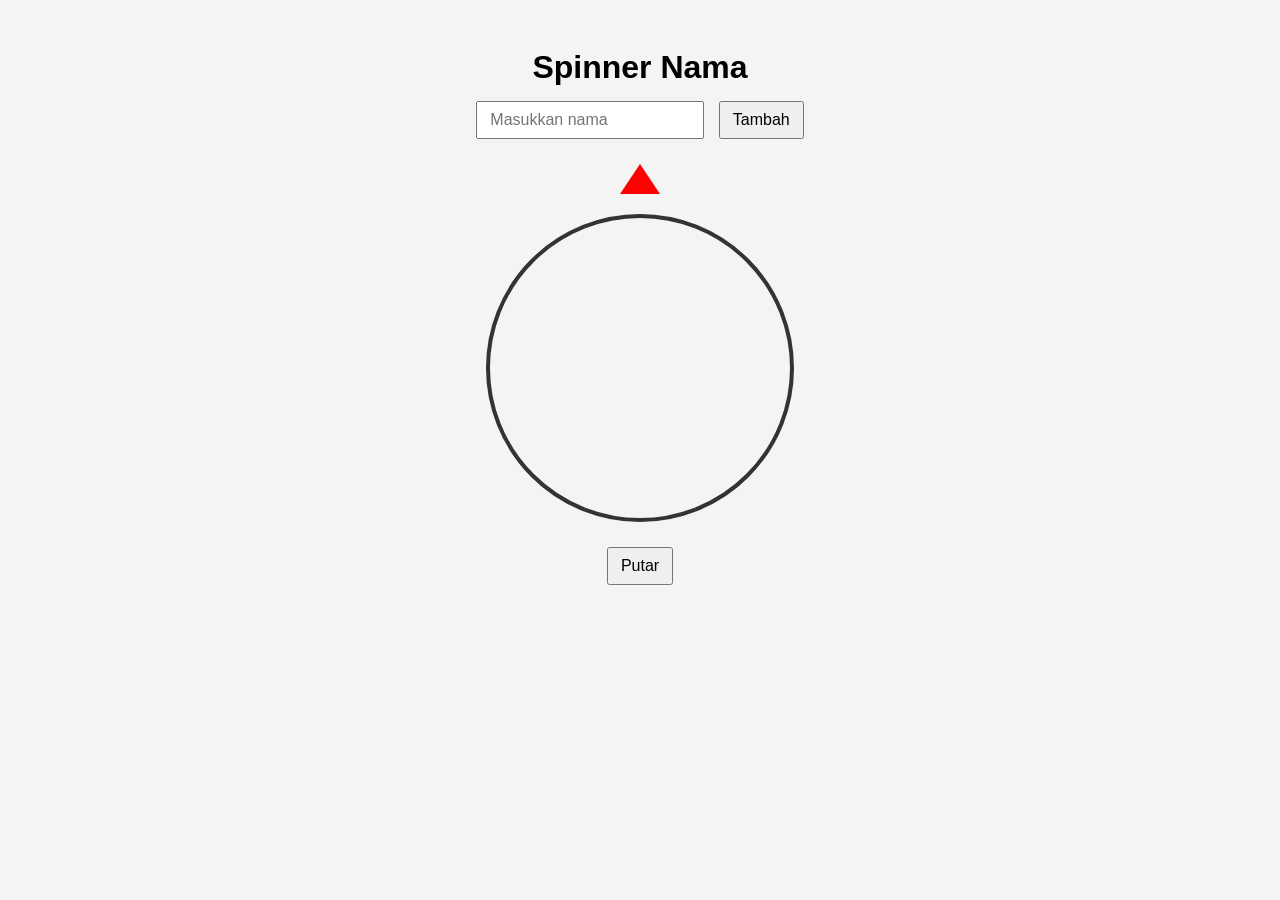
<file: spinner.html>
<!DOCTYPE html>
<html lang="id">

<head>
    <meta charset="UTF-8">
    <title>Spinner Nama</title>
    <style>
        body {
            font-family: Arial, sans-serif;
            text-align: center;
            background: #f4f4f4;
            padding: 20px;
        }

        h1 {
            margin-bottom: 10px;
        }

        form {
            margin-bottom: 20px;
        }

        input,
        button {
            padding: 8px 12px;
            margin: 5px;
            font-size: 16px;
        }

        /* Panah penunjuk */
        #arrow {
            width: 0;
            height: 0;
            border-left: 20px solid transparent;
            border-right: 20px solid transparent;
            border-bottom: 30px solid red;
            margin: 10px auto;
        }

        #spinnerCanvas {
            border: 4px solid #333;
            border-radius: 50%;
            margin: 20px auto;
            display: block;
            transition: transform 3s ease-out;
        }

        #result {
            font-size: 22px;
            font-weight: bold;
            margin-top: 20px;
            color: green;
            opacity: 0;
            transition: opacity 0.5s ease-in-out;
        }

        #result.show {
            opacity: 1;
        }
    </style>
</head>

<body>
    <h1>Spinner Nama</h1>
    <form id="form">
        <input type="text" id="nameInput" placeholder="Masukkan nama" required>
        <button type="submit">Tambah</button>
    </form>

    <!-- Panah -->
    <div id="arrow"></div>
    <canvas id="spinnerCanvas" width="300" height="300"></canvas>

    <button id="spinBtn">Putar</button>
    <div id="result"></div>

    <script>
        const canvas = document.getElementById('spinnerCanvas');
        const ctx = canvas.getContext('2d');
        const form = document.getElementById('form');
        const nameInput = document.getElementById('nameInput');
        const spinBtn = document.getElementById('spinBtn');
        const result = document.getElementById('result');

        let names = [];
        let currentRotation = 0;

        form.addEventListener('submit', function (e) {
            e.preventDefault();
            const name = nameInput.value.trim();
            if (name && !names.includes(name)) {
                names.push(name);
                drawSpinner();
            }
            nameInput.value = '';
        });

        function drawSpinner(highlightIndex = -1) {
            const radius = canvas.width / 2;
            ctx.clearRect(0, 0, canvas.width, canvas.height);
            if (names.length === 0) return;

            const sliceAngle = 2 * Math.PI / names.length;

            names.forEach((name, i) => {
                const startAngle = i * sliceAngle;
                const endAngle = (i + 1) * sliceAngle;

                ctx.fillStyle = `hsl(${i * (360 / names.length)}, 70%, 60%)`;
                ctx.beginPath();
                ctx.moveTo(radius, radius);
                ctx.arc(radius, radius, radius, startAngle, endAngle);
                ctx.closePath();
                ctx.fill();

                // Kalau slice ini terpilih → kasih border tebal
                if (i === highlightIndex) {
                    ctx.lineWidth = 5;
                    ctx.strokeStyle = "black";
                    ctx.stroke();
                }

                ctx.save();
                ctx.translate(radius, radius);
                ctx.rotate(startAngle + sliceAngle / 2);
                ctx.textAlign = "right";
                ctx.fillStyle = "#000";
                ctx.font = "14px Arial";
                ctx.fillText(name, radius - 10, 5);
                ctx.restore();
            });
        }

        spinBtn.addEventListener('click', () => {
            if (names.length === 0) {
                alert("Tambahkan nama dulu!");
                return;
            }

            const sliceAngle = 360 / names.length;
            const extraSpin = 360 * 5 + Math.floor(Math.random() * 360);
            currentRotation += extraSpin;

            canvas.style.transition = 'transform 3s ease-out';
            canvas.style.transform = `rotate(${currentRotation}deg)`;

            setTimeout(() => {
                canvas.style.transition = 'none';

                const normalizedRotation = (360 - (currentRotation % 360)) % 360;
                const selectedIndex = Math.floor(normalizedRotation / sliceAngle);
                const selectedName = names[selectedIndex];

                // Tampilkan hasil
                result.innerText = `🎉 Terpilih: ${selectedName} 🎉`;
                result.classList.add("show");

                // Popup notifikasi
                setTimeout(() => {
                    alert(`Nama yang terpilih adalah: ${selectedName}`);
                }, 300);

                // Hapus nama terpilih dari daftar
                names.splice(selectedIndex, 1);

                // Gambar ulang dengan highlight
                drawSpinner(selectedIndex);

                // Hilangkan teks setelah 4 detik
                setTimeout(() => {
                    result.classList.remove("show");
                }, 4000);

            }, 3000);
        });

        drawSpinner();
    </script>
</body>

</html>
</file>
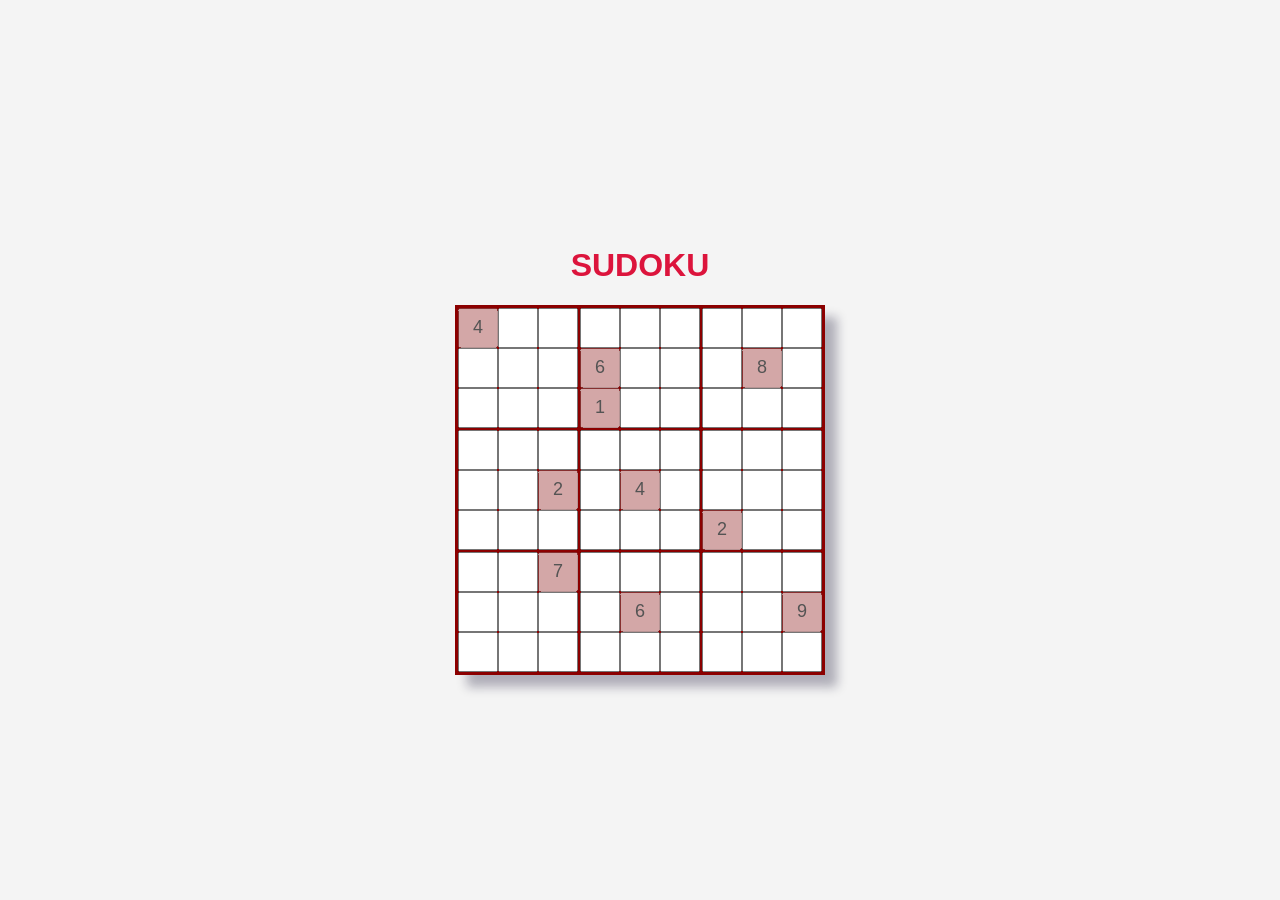
<file: sudoku.html>
<!DOCTYPE html>
<html lang="en">
<head>
    <meta charset="UTF-8">
    <meta name="viewport" content="width=device-width, initial-scale=1.0">
    <title>Sudoku game</title>
    <link rel="stylesheet" href="style_sudoku.css">
</head>
<body>
    <div class="container">
        <div class="judul">
            <h1>SUDOKU</h1>
        </div>
        <div class="sudoku-board">
            <div class="block">
                <input type="text" class="cell" maxlength="1" value="4" disabled>
                <input type="text" class="cell" maxlength="1">
                <input type="text" class="cell" maxlength="1">
                <input type="text" class="cell" maxlength="1">
                <input type="text" class="cell" maxlength="1">
                <input type="text" class="cell" maxlength="1">
                <input type="text" class="cell" maxlength="1">
                <input type="text" class="cell" maxlength="1">
                <input type="text" class="cell" maxlength="1">
            </div>
            <div class="block">
                <input type="text" class="cell" maxlength="1">
                <input type="text" class="cell" maxlength="1">
                <input type="text" class="cell" maxlength="1">
                <input type="text" class="cell" maxlength="1" value="6" disabled>
                <input type="text" class="cell" maxlength="1">
                <input type="text" class="cell" maxlength="1">
                <input type="text" class="cell" maxlength="1" value="1" disabled>
                <input type="text" class="cell" maxlength="1">
                <input type="text" class="cell" maxlength="1">
            </div>
            <div class="block">
                <input type="text" class="cell" maxlength="1">
                <input type="text" class="cell" maxlength="1">
                <input type="text" class="cell" maxlength="1">
                <input type="text" class="cell" maxlength="1">
                <input type="text" class="cell" maxlength="1" value="8" disabled>
                <input type="text" class="cell" maxlength="1">
                <input type="text" class="cell" maxlength="1">
                <input type="text" class="cell" maxlength="1">
                <input type="text" class="cell" maxlength="1">
            </div>
            <div class="block">
                <input type="text" class="cell" maxlength="1">
                <input type="text" class="cell" maxlength="1">
                <input type="text" class="cell" maxlength="1">
                <input type="text" class="cell" maxlength="1">
                <input type="text" class="cell" maxlength="1">
                <input type="text" class="cell" maxlength="1" value="2" disabled>
                <input type="text" class="cell" maxlength="1">
                <input type="text" class="cell" maxlength="1">
                <input type="text" class="cell" maxlength="1">
            </div>
            <div class="block">
                <input type="text" class="cell" maxlength="1">
                <input type="text" class="cell" maxlength="1">
                <input type="text" class="cell" maxlength="1">
                <input type="text" class="cell" maxlength="1">
                <input type="text" class="cell" maxlength="1" value="4" disabled>
                <input type="text" class="cell" maxlength="1">
                <input type="text" class="cell" maxlength="1">
                <input type="text" class="cell" maxlength="1">
                <input type="text" class="cell" maxlength="1">
            </div>
            <div class="block">
                <input type="text" class="cell" maxlength="1">
                <input type="text" class="cell" maxlength="1">
                <input type="text" class="cell" maxlength="1">
                <input type="text" class="cell" maxlength="1">
                <input type="text" class="cell" maxlength="1">
                <input type="text" class="cell" maxlength="1">
                <input type="text" class="cell" maxlength="1" value="2" disabled>
                <input type="text" class="cell" maxlength="1">
                <input type="text" class="cell" maxlength="1">
            </div>
            <div class="block">
                <input type="text" class="cell" maxlength="1">
                <input type="text" class="cell" maxlength="1">
                <input type="text" class="cell" maxlength="1" value="7" disabled>
                <input type="text" class="cell" maxlength="1">
                <input type="text" class="cell" maxlength="1">
                <input type="text" class="cell" maxlength="1">
                <input type="text" class="cell" maxlength="1">
                <input type="text" class="cell" maxlength="1">
                <input type="text" class="cell" maxlength="1">
            </div>
            <div class="block">
                <input type="text" class="cell" maxlength="1">
                <input type="text" class="cell" maxlength="1">
                <input type="text" class="cell" maxlength="1">
                <input type="text" class="cell" maxlength="1">
                <input type="text" class="cell" maxlength="1" value="6" disabled>
                <input type="text" class="cell" maxlength="1">
                <input type="text" class="cell" maxlength="1">
                <input type="text" class="cell" maxlength="1">
                <input type="text" class="cell" maxlength="1">
            </div>
            <div class="block">
                <input type="text" class="cell" maxlength="1">
                <input type="text" class="cell" maxlength="1">
                <input type="text" class="cell" maxlength="1">
                <input type="text" class="cell" maxlength="1">
                <input type="text" class="cell" maxlength="1">
                <input type="text" class="cell" maxlength="1" value="9" disabled>
                <input type="text" class="cell" maxlength="1">
                <input type="text" class="cell" maxlength="1">
                <input type="text" class="cell" maxlength="1">
            </div>
        </div>
    </div>
</body>
</html>
</file>
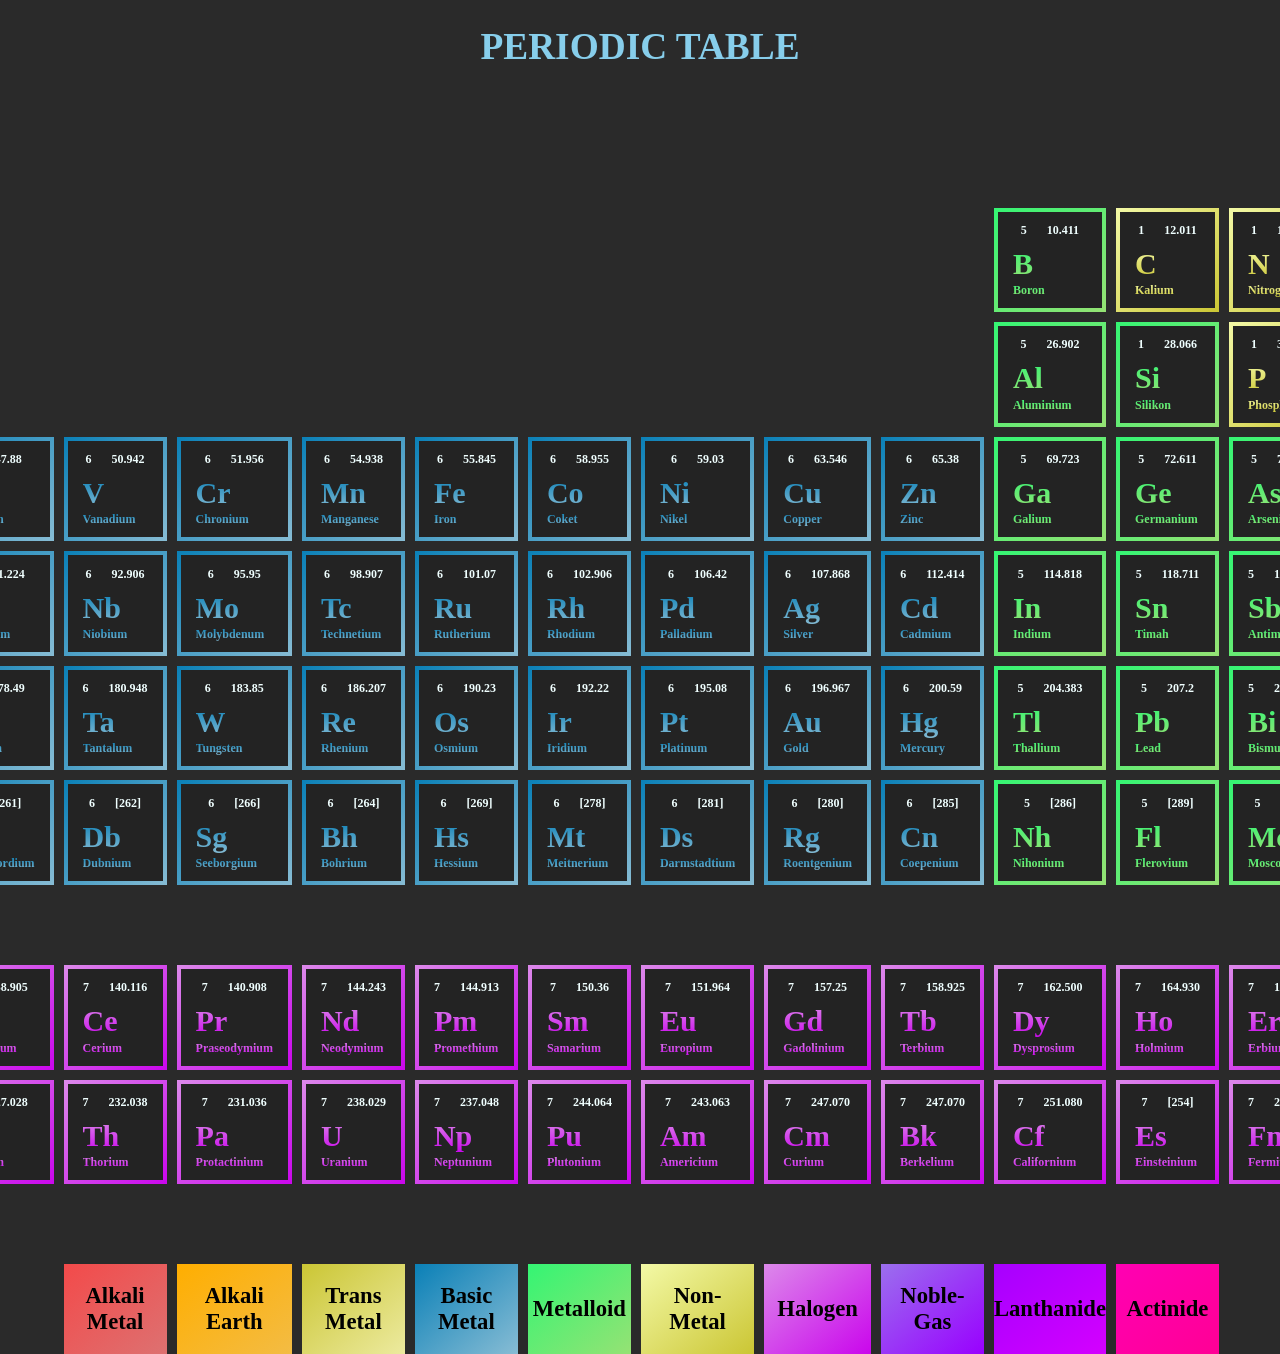
<file: tabel_periodik.html>
<!DOCTYPE html>
<html lang="en">
<head>
    <meta charset="UTF-8">
    <meta name="viewport" content="width=device-width, initial-scale=1.0">
    <title>TABEL PERIODIK BY GISELLE FIONETTA</title>
    <link rel="stylesheet" href="style_tabel.css">
</head>
<body>
    <header>
        <h1>PERIODIC TABLE</h1>
    </header>
    <div class="periodic_table">
        <!-- baris ke-1 -->
        <div class="periodic-element one">
            <div class="periodic-element-inner">
                <div class="nomor-massa-atom">
                    <div class="na">1</div>
                    <div class="ma">1.0078</div>
                </div>
                <div class="title">H</div>
                <div class="desc">Hidrogen</div>
            </div>
        </div>

        <div class="empty-space-1"></div>
        <div class="empty-space-2"></div>
        <div class="empty-space-3"></div>
        <div class="empty-space-4"></div>
        <div class="empty-space-5"></div>
        <div class="empty-space-6"></div>
        <div class="empty-space-7"></div>
        <div class="empty-space-8"></div>
        <div class="empty-space-9"></div>
        <div class="empty-space-10"></div>
        <div class="empty-space-11"></div>
        <div class="empty-space-12"></div>
        <div class="empty-space-13"></div>
        <div class="empty-space-14"></div>
        <div class="empty-space-15"></div>
        <div class="empty-space-16"></div>

        <div class="periodic-element two">
            <div class="periodic-element-inner">
                <div class="nomor-massa-atom">
                    <div class="na">2</div>
                    <div class="ma">4.0026</div>
                </div>
                <div class="title">He</div>
                <div class="desc">Helium</div>
            </div>
        </div>

         <!-- INI KODE BARIS KE-2 -->

        <div class="periodic-element three">
            <div class="periodic-element-inner">
                <div class="nomor-massa-atom">
                    <div class="na">3</div>
                    <div class="ma">6.941</div>
                </div>
                <div class="title">Li</div>
                <div class="desc">Litium</div>
            </div>
        </div>

        <div class="periodic-element four">
            <div class="periodic-element-inner">
                <div class="nomor-massa-atom">
                    <div class="na">4</div>
                    <div class="ma">9.012</div>
                </div>
                <div class="title">Be</div>
                <div class="desc">Berrylium</div>
            </div>
        </div>

        <div class="empty-space-1"></div>
        <div class="empty-space-2"></div>
        <div class="empty-space-3"></div>
        <div class="empty-space-4"></div>
        <div class="empty-space-5"></div>
        <div class="empty-space-6"></div>
        <div class="empty-space-7"></div>
        <div class="empty-space-8"></div>
        <div class="empty-space-9"></div>
        <div class="empty-space-10"></div>

        <div class="periodic-element five">
            <div class="periodic-element-inner">
                <div class="nomor-massa-atom">
                    <div class="na">5</div>
                    <div class="ma">10.411</div>
                </div>
                <div class="title">B</div>
                <div class="desc">Boron</div>
            </div>
        </div>

        <div class="periodic-element one">
            <div class="periodic-element-inner">
                <div class="nomor-massa-atom">
                    <div class="na">1</div>
                    <div class="ma">12.011</div>
                </div>
                <div class="title">C</div>
                <div class="desc">Kalium</div>
            </div>
        </div>

        <div class="periodic-element one">
            <div class="periodic-element-inner">
                <div class="nomor-massa-atom">
                    <div class="na">1</div>
                    <div class="ma">14.057</div>
                </div>
                <div class="title">N</div>
                <div class="desc">Nitrogen</div>
            </div>
        </div>

        <div class="periodic-element one">
            <div class="periodic-element-inner">
                <div class="nomor-massa-atom">
                    <div class="na">1</div>
                    <div class="ma">15.978</div>
                </div>
                <div class="title">O</div>
                <div class="desc">Oksigen</div>
            </div>
        </div>

        <div class="periodic-element one">
            <div class="periodic-element-inner">
                <div class="nomor-massa-atom">
                    <div class="na">1</div>
                    <div class="ma">16.098</div>
                </div>
                <div class="title">F</div>
                <div class="desc">Florin</div>
            </div>
        </div>

        <div class="periodic-element two">
            <div class="periodic-element-inner">
                <div class="nomor-massa-atom">
                    <div class="na">2</div>
                    <div class="ma">20.136</div>
                </div>
                <div class="title">Ne</div>
                <div class="desc">Neon</div>
            </div>
        </div>

        <!-- INI KODE BARIS KE-3 -->

        <div class="periodic-element three">
            <div class="periodic-element-inner">
                <div class="nomor-massa-atom">
                    <div class="na">3</div>
                    <div class="ma">22.990</div>
                </div>
                <div class="title">Na</div>
                <div class="desc">Natrium</div>
            </div>
        </div>

        <div class="periodic-element four">
            <div class="periodic-element-inner">
                <div class="nomor-massa-atom">
                    <div class="na">4</div>
                    <div class="ma">24.305</div>
                </div>
                <div class="title">Mg</div>
                <div class="desc">Magnesium</div>
            </div>
        </div>

        <div class="empty-space-1"></div>
        <div class="empty-space-2"></div>
        <div class="empty-space-3"></div>
        <div class="empty-space-4"></div>
        <div class="empty-space-5"></div>
        <div class="empty-space-6"></div>
        <div class="empty-space-7"></div>
        <div class="empty-space-8"></div>
        <div class="empty-space-9"></div>
        <div class="empty-space-10"></div>

        <div class="periodic-element five">
            <div class="periodic-element-inner">
                <div class="nomor-massa-atom">
                    <div class="na">5</div>
                    <div class="ma">26.902</div>
                </div>
                <div class="title">Al</div>
                <div class="desc">Aluminium</div>
            </div>
        </div>

        <div class="periodic-element five">
            <div class="periodic-element-inner">
                <div class="nomor-massa-atom">
                    <div class="na">1</div>
                    <div class="ma">28.066</div>
                </div>
                <div class="title">Si</div>
                <div class="desc">Silikon</div>
            </div>
        </div>

        <div class="periodic-element one">
            <div class="periodic-element-inner">
                <div class="nomor-massa-atom">
                    <div class="na">1</div>
                    <div class="ma">30.174</div>
                </div>
                <div class="title">P</div>
                <div class="desc">Phosphorus</div>
            </div>
        </div>

        <div class="periodic-element one">
            <div class="periodic-element-inner">
                <div class="nomor-massa-atom">
                    <div class="na">1</div>
                    <div class="ma">32.194</div>
                </div>
                <div class="title">S</div>
                <div class="desc">Sulfur</div>
            </div>
        </div>

        <div class="periodic-element one">
            <div class="periodic-element-inner">
                <div class="nomor-massa-atom">
                    <div class="na">1</div>
                    <div class="ma">35.401</div>
                </div>
                <div class="title">Cl</div>
                <div class="desc">klorin</div>
            </div>
        </div>

        <div class="periodic-element two">
            <div class="periodic-element-inner">
                <div class="nomor-massa-atom">
                    <div class="na">2</div>
                    <div class="ma">36.510</div>
                </div>
                <div class="title">Ar</div>
                <div class="desc">Argon</div>
            </div>
        </div>

        <!-- INI KODE UNTUK BARIS KE-4 -->

        <div class="periodic-element three">
            <div class="periodic-element-inner">
                <div class="nomor-massa-atom">
                    <div class="na">3</div>
                    <div class="ma">39.009</div>
                </div>
                <div class="title">K</div>
                <div class="desc">Potasium</div>
            </div>
        </div>

        <div class="periodic-element four">
            <div class="periodic-element-inner">
                <div class="nomor-massa-atom">
                    <div class="na">4</div>
                    <div class="ma">40.078</div>
                </div>
                <div class="title">Ca</div>
                <div class="desc">Kalsium</div>
            </div>
        </div>

        <div class="periodic-element six">
            <div class="periodic-element-inner">
                <div class="nomor-massa-atom">
                    <div class="na">6</div>
                    <div class="ma">44.956</div>
                </div>
                <div class="title">Sc</div>
                <div class="desc">Scandium</div>
            </div>
        </div>

        <div class="periodic-element six">
            <div class="periodic-element-inner">
                <div class="nomor-massa-atom">
                    <div class="na">6</div>
                    <div class="ma">47.88</div>
                </div>
                <div class="title">Ti</div>
                <div class="desc">Titanium</div>
            </div>
        </div>

        <div class="periodic-element six">
            <div class="periodic-element-inner">
                <div class="nomor-massa-atom">
                    <div class="na">6</div>
                    <div class="ma">50.942</div>
                </div>
                <div class="title">V</div>
                <div class="desc">Vanadium</div>
            </div>
        </div>

        <div class="periodic-element six">
            <div class="periodic-element-inner">
                <div class="nomor-massa-atom">
                    <div class="na">6</div>
                    <div class="ma">51.956</div>
                </div>
                <div class="title">Cr</div>
                <div class="desc">Chronium</div>
            </div>
        </div>

        <div class="periodic-element six">
            <div class="periodic-element-inner">
                <div class="nomor-massa-atom">
                    <div class="na">6</div>
                    <div class="ma">54.938</div>
                </div>
                <div class="title">Mn</div>
                <div class="desc">Manganese</div>
            </div>
        </div>

        <div class="periodic-element six">
            <div class="periodic-element-inner">
                <div class="nomor-massa-atom">
                    <div class="na">6</div>
                    <div class="ma">55.845</div>
                </div>
                <div class="title">Fe</div>
                <div class="desc">Iron</div>
            </div>
        </div>

        <div class="periodic-element six">
            <div class="periodic-element-inner">
                <div class="nomor-massa-atom">
                    <div class="na">6</div>
                    <div class="ma">58.955</div>
                </div>
                <div class="title">Co</div>
                <div class="desc">Coket</div>
            </div>
        </div>

        <div class="periodic-element six">
            <div class="periodic-element-inner">
                <div class="nomor-massa-atom">
                    <div class="na">6</div>
                    <div class="ma">59.03</div>
                </div>
                <div class="title">Ni</div>
                <div class="desc">Nikel</div>
            </div>
        </div>

        <div class="periodic-element six">
            <div class="periodic-element-inner">
                <div class="nomor-massa-atom">
                    <div class="na">6</div>
                    <div class="ma">63.546</div>
                </div>
                <div class="title">Cu</div>
                <div class="desc">Copper</div>
            </div>
        </div>

        <div class="periodic-element six">
            <div class="periodic-element-inner">
                <div class="nomor-massa-atom">
                    <div class="na">6</div>
                    <div class="ma">65.38</div>
                </div>
                <div class="title">Zn</div>
                <div class="desc">Zinc</div>
            </div>
        </div>

        <div class="periodic-element five">
            <div class="periodic-element-inner">
                <div class="nomor-massa-atom">
                    <div class="na">5</div>
                    <div class="ma">69.723</div>
                </div>
                <div class="title">Ga</div>
                <div class="desc">Galium</div>
            </div>
        </div>

        <div class="periodic-element five">
            <div class="periodic-element-inner">
                <div class="nomor-massa-atom">
                    <div class="na">5</div>
                    <div class="ma">72.611</div>
                </div>
                <div class="title">Ge</div>
                <div class="desc">Germanium</div>
            </div>
        </div>

        <div class="periodic-element five">
            <div class="periodic-element-inner">
                <div class="nomor-massa-atom">
                    <div class="na">5</div>
                    <div class="ma">74.922</div>
                </div>
                <div class="title">As</div>
                <div class="desc">Arsenic</div>
            </div>
        </div>

        <div class="periodic-element one">
            <div class="periodic-element-inner">
                <div class="nomor-massa-atom">
                    <div class="na">1</div>
                    <div class="ma">78.971</div>
                </div>
                <div class="title">Se</div>
                <div class="desc">Selenium</div>
            </div>
        </div>

        <div class="periodic-element one">
            <div class="periodic-element-inner">
                <div class="nomor-massa-atom">
                    <div class="na">1</div>
                    <div class="ma">79.904</div>
                </div>
                <div class="title">Br</div>
                <div class="desc">Bromin</div>
            </div>
        </div>

        <div class="periodic-element two">
            <div class="periodic-element-inner">
                <div class="nomor-massa-atom">
                    <div class="na">2</div>
                    <div class="ma">83.734</div>
                </div>
                <div class="title">Kr</div>
                <div class="desc">Kromin</div>
            </div>
        </div>

        <!-- INI KODE UNTUK BARIS KE-5 -->

        <div class="periodic-element three">
            <div class="periodic-element-inner">
                <div class="nomor-massa-atom">
                    <div class="na">3</div>
                    <div class="ma">85.468</div>
                </div>
                <div class="title">Rb</div>
                <div class="desc">Rubidium</div>
            </div>
        </div>

        <div class="periodic-element four">
            <div class="periodic-element-inner">
                <div class="nomor-massa-atom">
                    <div class="na">4</div>
                    <div class="ma">87.62</div>
                </div>
                <div class="title">Sr</div>
                <div class="desc">Strontium</div>
            </div>
        </div>

        <div class="periodic-element six">
            <div class="periodic-element-inner">
                <div class="nomor-massa-atom">
                    <div class="na">6</div>
                    <div class="ma">88.906</div>
                </div>
                <div class="title">Y</div>
                <div class="desc">Yttrium</div>
            </div>
        </div>

        <div class="periodic-element six">
            <div class="periodic-element-inner">
                <div class="nomor-massa-atom">
                    <div class="na">6</div>
                    <div class="ma">91.224</div>
                </div>
                <div class="title">Zr</div>
                <div class="desc">Zirconium</div>
            </div>
        </div>

        <div class="periodic-element six">
            <div class="periodic-element-inner">
                <div class="nomor-massa-atom">
                    <div class="na">6</div>
                    <div class="ma">92.906</div>
                </div>
                <div class="title">Nb</div>
                <div class="desc">Niobium</div>
            </div>
        </div>

        <div class="periodic-element six">
            <div class="periodic-element-inner">
                <div class="nomor-massa-atom">
                    <div class="na">6</div>
                    <div class="ma">95.95</div>
                </div>
                <div class="title">Mo</div>
                <div class="desc">Molybdenum</div>
            </div>
        </div>

        <div class="periodic-element six">
            <div class="periodic-element-inner">
                <div class="nomor-massa-atom">
                    <div class="na">6</div>
                    <div class="ma">98.907</div>
                </div>
                <div class="title">Tc</div>
                <div class="desc">Technetium</div>
            </div>
        </div>

        <div class="periodic-element six">
            <div class="periodic-element-inner">
                <div class="nomor-massa-atom">
                    <div class="na">6</div>
                    <div class="ma">101.07</div>
                </div>
                <div class="title">Ru</div>
                <div class="desc">Rutherium</div>
            </div>
        </div>

        <div class="periodic-element six">
            <div class="periodic-element-inner">
                <div class="nomor-massa-atom">
                    <div class="na">6</div>
                    <div class="ma">102.906</div>
                </div>
                <div class="title">Rh</div>
                <div class="desc">Rhodium</div>
            </div>
        </div>

        <div class="periodic-element six">
            <div class="periodic-element-inner">
                <div class="nomor-massa-atom">
                    <div class="na">6</div>
                    <div class="ma">106.42</div>
                </div>
                <div class="title">Pd</div>
                <div class="desc">Palladium</div>
            </div>
        </div>

        <div class="periodic-element six">
            <div class="periodic-element-inner">
                <div class="nomor-massa-atom">
                    <div class="na">6</div>
                    <div class="ma">107.868</div>
                </div>
                <div class="title">Ag</div>
                <div class="desc">Silver</div>
            </div>
        </div>

        <div class="periodic-element six">
            <div class="periodic-element-inner">
                <div class="nomor-massa-atom">
                    <div class="na">6</div>
                    <div class="ma">112.414</div>
                </div>
                <div class="title">Cd</div>
                <div class="desc">Cadmium</div>
            </div>
        </div>

        <div class="periodic-element five">
            <div class="periodic-element-inner">
                <div class="nomor-massa-atom">
                    <div class="na">5</div>
                    <div class="ma">114.818</div>
                </div>
                <div class="title">In</div>
                <div class="desc">Indium</div>
            </div>
        </div>

        <div class="periodic-element five">
            <div class="periodic-element-inner">
                <div class="nomor-massa-atom">
                    <div class="na">5</div>
                    <div class="ma">118.711</div>
                </div>
                <div class="title">Sn</div>
                <div class="desc">Timah</div>
            </div>
        </div>

        <div class="periodic-element five">
            <div class="periodic-element-inner">
                <div class="nomor-massa-atom">
                    <div class="na">5</div>
                    <div class="ma">121.760</div>
                </div>
                <div class="title">Sb</div>
                <div class="desc">Antimony</div>
            </div>
        </div>

        <div class="periodic-element five">
            <div class="periodic-element-inner">
                <div class="nomor-massa-atom">
                    <div class="na">5</div>
                    <div class="ma">127.6</div>
                </div>
                <div class="title">Te</div>
                <div class="desc">Tellurium</div>
            </div>
        </div>

        <div class="periodic-element one">
            <div class="periodic-element-inner">
                <div class="nomor-massa-atom">
                    <div class="na">1</div>
                    <div class="ma">126.904</div>
                </div>
                <div class="title">I</div>
                <div class="desc">Iodine</div>
            </div>
        </div>

        <div class="periodic-element two">
            <div class="periodic-element-inner">
                <div class="nomor-massa-atom">
                    <div class="na">2</div>
                    <div class="ma">131.294</div>
                </div>
                <div class="title">Xe</div>
                <div class="desc">Xenon</div>
            </div>
        </div>

        <!-- INI KODE UNTUK BARIS KE-6 -->

        <div class="periodic-element three">
            <div class="periodic-element-inner">
                <div class="nomor-massa-atom">
                    <div class="na">3</div>
                    <div class="ma">132.905</div>
                </div>
                <div class="title">Cs</div>
                <div class="desc">Cesium</div>
            </div>
        </div>

        <div class="periodic-element four">
            <div class="periodic-element-inner">
                <div class="nomor-massa-atom">
                    <div class="na">4</div>
                    <div class="ma">137.328</div>
                </div>
                <div class="title">Ba</div>
                <div class="desc">Barium</div>
            </div>
        </div>

        <div class="periodic-element seven">
            <div class="periodic-element-inner">
                <div class="nomor-massa-atom">
                    <div class="na">7</div>
                    <div class="ma">57-71</div>
                </div>
                <div class="title"></div>
                <div class="desc"></div>
            </div>
        </div>

        <div class="periodic-element six">
            <div class="periodic-element-inner">
                <div class="nomor-massa-atom">
                    <div class="na">6</div>
                    <div class="ma">178.49</div>
                </div>
                <div class="title">Hf</div>
                <div class="desc">Hafnium</div>
            </div>
        </div>

        <div class="periodic-element six">
            <div class="periodic-element-inner">
                <div class="nomor-massa-atom">
                    <div class="na">6</div>
                    <div class="ma">180.948</div>
                </div>
                <div class="title">Ta</div>
                <div class="desc">Tantalum</div>
            </div>
        </div>

        <div class="periodic-element six">
            <div class="periodic-element-inner">
                <div class="nomor-massa-atom">
                    <div class="na">6</div>
                    <div class="ma">183.85</div>
                </div>
                <div class="title">W</div>
                <div class="desc">Tungsten</div>
            </div>
        </div>

        <div class="periodic-element six">
            <div class="periodic-element-inner">
                <div class="nomor-massa-atom">
                    <div class="na">6</div>
                    <div class="ma">186.207</div>
                </div>
                <div class="title">Re</div>
                <div class="desc">Rhenium</div>
            </div>
        </div>

        <div class="periodic-element six">
            <div class="periodic-element-inner">
                <div class="nomor-massa-atom">
                    <div class="na">6</div>
                    <div class="ma">190.23</div>
                </div>
                <div class="title">Os</div>
                <div class="desc">Osmium</div>
            </div>
        </div>

        <div class="periodic-element six">
            <div class="periodic-element-inner">
                <div class="nomor-massa-atom">
                    <div class="na">6</div>
                    <div class="ma">192.22</div>
                </div>
                <div class="title">Ir</div>
                <div class="desc">Iridium</div>
            </div>
        </div>

        <div class="periodic-element six">
            <div class="periodic-element-inner">
                <div class="nomor-massa-atom">
                    <div class="na">6</div>
                    <div class="ma">195.08</div>
                </div>
                <div class="title">Pt</div>
                <div class="desc">Platinum</div>
            </div>
        </div>

        <div class="periodic-element six">
            <div class="periodic-element-inner">
                <div class="nomor-massa-atom">
                    <div class="na">6</div>
                    <div class="ma">196.967</div>
                </div>
                <div class="title">Au</div>
                <div class="desc">Gold</div>
            </div>
        </div>

        <div class="periodic-element six">
            <div class="periodic-element-inner">
                <div class="nomor-massa-atom">
                    <div class="na">6</div>
                    <div class="ma">200.59</div>
                </div>
                <div class="title">Hg</div>
                <div class="desc">Mercury</div>
            </div>
        </div>

        <div class="periodic-element five">
            <div class="periodic-element-inner">
                <div class="nomor-massa-atom">
                    <div class="na">5</div>
                    <div class="ma">204.383</div>
                </div>
                <div class="title">Tl</div>
                <div class="desc">Thallium</div>
            </div>
        </div>

        <div class="periodic-element five">
            <div class="periodic-element-inner">
                <div class="nomor-massa-atom">
                    <div class="na">5</div>
                    <div class="ma">207.2</div>
                </div>
                <div class="title">Pb</div>
                <div class="desc">Lead</div>
            </div>
        </div>

        <div class="periodic-element five">
            <div class="periodic-element-inner">
                <div class="nomor-massa-atom">
                    <div class="na">5</div>
                    <div class="ma">208.980</div>
                </div>
                <div class="title">Bi</div>
                <div class="desc">Bismuth</div>
            </div>
        </div>

        <div class="periodic-element five">
            <div class="periodic-element-inner">
                <div class="nomor-massa-atom">
                    <div class="na">5</div>
                    <div class="ma">208.982</div>
                </div>
                <div class="title">Po</div>
                <div class="desc">Polonium</div>
            </div>
        </div>

        <div class="periodic-element one">
            <div class="periodic-element-inner">
                <div class="nomor-massa-atom">
                    <div class="na">1</div>
                    <div class="ma">209.987</div>
                </div>
                <div class="title">At</div>
                <div class="desc">Astatine</div>
            </div>
        </div>

        <div class="periodic-element two">
            <div class="periodic-element-inner">
                <div class="nomor-massa-atom">
                    <div class="na">2</div>
                    <div class="ma">222.018</div>
                </div>
                <div class="title">Rn</div>
                <div class="desc">Radon</div>
            </div>
        </div>

        <!-- INI KODE UNTUK KE-7 -->

        <div class="periodic-element three">
            <div class="periodic-element-inner">
                <div class="nomor-massa-atom">
                    <div class="na">3</div>
                    <div class="ma">223.020</div>
                </div>
                <div class="title">Fr</div>
                <div class="desc">Francium</div>
            </div>
        </div>

        <div class="periodic-element four">
            <div class="periodic-element-inner">
                <div class="nomor-massa-atom">
                    <div class="na">4</div>
                    <div class="ma">226.025</div>
                </div>
                <div class="title">Ra</div>
                <div class="desc">Radium</div>
            </div>
        </div>

        <div class="periodic-element seven">
            <div class="periodic-element-inner">
                <div class="nomor-massa-atom">
                    <div class="na">7</div>
                    <div class="ma">89-103</div>
                </div>
                <div class="title"></div>
                <div class="desc"></div>
            </div>
        </div>

        <div class="periodic-element six">
            <div class="periodic-element-inner">
                <div class="nomor-massa-atom">
                    <div class="na">6</div>
                    <div class="ma">[261]</div>
                </div>
                <div class="title">Rf</div>
                <div class="desc">Rutherfordium</div>
            </div>
        </div>

        <div class="periodic-element six">
            <div class="periodic-element-inner">
                <div class="nomor-massa-atom">
                    <div class="na">6</div>
                    <div class="ma">[262]</div>
                </div>
                <div class="title">Db</div>
                <div class="desc">Dubnium</div>
            </div>
        </div>

        <div class="periodic-element six">
            <div class="periodic-element-inner">
                <div class="nomor-massa-atom">
                    <div class="na">6</div>
                    <div class="ma">[266]</div>
                </div>
                <div class="title">Sg</div>
                <div class="desc">Seeborgium</div>
            </div>
        </div>

        <div class="periodic-element six">
            <div class="periodic-element-inner">
                <div class="nomor-massa-atom">
                    <div class="na">6</div>
                    <div class="ma">[264]</div>
                </div>
                <div class="title">Bh</div>
                <div class="desc">Bohrium</div>
            </div>
        </div>

        <div class="periodic-element six">
            <div class="periodic-element-inner">
                <div class="nomor-massa-atom">
                    <div class="na">6</div>
                    <div class="ma">[269]</div>
                </div>
                <div class="title">Hs</div>
                <div class="desc">Hessium</div>
            </div>
        </div>

        <div class="periodic-element six">
            <div class="periodic-element-inner">
                <div class="nomor-massa-atom">
                    <div class="na">6</div>
                    <div class="ma">[278]</div>
                </div>
                <div class="title">Mt</div>
                <div class="desc">Meitnerium</div>
            </div>
        </div>

        <div class="periodic-element six">
            <div class="periodic-element-inner">
                <div class="nomor-massa-atom">
                    <div class="na">6</div>
                    <div class="ma">[281]</div>
                </div>
                <div class="title">Ds</div>
                <div class="desc">Darmstadtium</div>
            </div>
        </div>

        <div class="periodic-element six">
            <div class="periodic-element-inner">
                <div class="nomor-massa-atom">
                    <div class="na">6</div>
                    <div class="ma">[280]</div>
                </div>
                <div class="title">Rg</div>
                <div class="desc">Roentgenium</div>
            </div>
        </div>

        <div class="periodic-element six">
            <div class="periodic-element-inner">
                <div class="nomor-massa-atom">
                    <div class="na">6</div>
                    <div class="ma">[285]</div>
                </div>
                <div class="title">Cn</div>
                <div class="desc">Coepenium</div>
            </div>
        </div>

        <div class="periodic-element five">
            <div class="periodic-element-inner">
                <div class="nomor-massa-atom">
                    <div class="na">5</div>
                    <div class="ma">[286]</div>
                </div>
                <div class="title">Nh</div>
                <div class="desc">Nihonium</div>
            </div>
        </div>

        <div class="periodic-element five">
            <div class="periodic-element-inner">
                <div class="nomor-massa-atom">
                    <div class="na">5</div>
                    <div class="ma">[289]</div>
                </div>
                <div class="title">Fl</div>
                <div class="desc">Flerovium</div>
            </div>
        </div>

        <div class="periodic-element five">
            <div class="periodic-element-inner">
                <div class="nomor-massa-atom">
                    <div class="na">5</div>
                    <div class="ma">[289]</div>
                </div>
                <div class="title">Mc</div>
                <div class="desc">Moscovium</div>
            </div>
        </div>

        <div class="periodic-element five">
            <div class="periodic-element-inner">
                <div class="nomor-massa-atom">
                    <div class="na">5</div>
                    <div class="ma">[293]</div>
                </div>
                <div class="title">Lv</div>
                <div class="desc">Livermorium</div>
            </div>
        </div>

        <div class="periodic-element one">
            <div class="periodic-element-inner">
                <div class="nomor-massa-atom">
                    <div class="na">1</div>
                    <div class="ma">[294]</div>
                </div>
                <div class="title">Ts</div>
                <div class="desc">Tennessine</div>
            </div>
        </div>

        <div class="periodic-element two">
            <div class="periodic-element-inner">
                <div class="nomor-massa-atom">
                    <div class="na">2</div>
                    <div class="ma">[294]</div>
                </div>
                <div class="title">Og</div>
                <div class="desc">Oganesson</div>
            </div>
        </div>

        <!-- INI KODE UNTUK BARIS KE-8 -->

        <!-- jarak 8-9 -->

        <div class="jarak89"></div>
        <div class="jarak89"></div>
        <div class="jarak89"></div>
        <div class="jarak89"></div>
        <div class="jarak89"></div>
        <div class="jarak89"></div>
        <div class="jarak89"></div>
        <div class="jarak89"></div>
        <div class="jarak89"></div>
        <div class="jarak89"></div>
        <div class="jarak89"></div>
        <div class="jarak89"></div>
        <div class="jarak89"></div>
        <div class="jarak89"></div>
        <div class="jarak89"></div>
        <div class="jarak89"></div>
        <div class="jarak89"></div>
        <div class="jarak89"></div>

        <div class="empty-space-1"></div>
        <div class="empty-space-2"></div>
        <div class="empty-space-3"></div>



        
        <div class="periodic-element seven">
            <div class="periodic-element-inner">
                <div class="nomor-massa-atom">
                    <div class="na">7</div>
                    <div class="ma">138.905</div>
                </div>
                <div class="title">La</div>
                <div class="desc">Lanthanum</div>
            </div>
        </div>

        <div class="periodic-element seven">
            <div class="periodic-element-inner">
                <div class="nomor-massa-atom">
                    <div class="na">7</div>
                    <div class="ma">140.116</div>
                </div>
                <div class="title">Ce</div>
                <div class="desc">Cerium</div>
            </div>
        </div>
       
        
        <div class="periodic-element seven">
            <div class="periodic-element-inner">
                <div class="nomor-massa-atom">
                    <div class="na">7</div>
                    <div class="ma">140.908</div>
                </div>
                <div class="title">Pr</div>
                <div class="desc">Praseodymium</div>
            </div>
        </div>

        
        <div class="periodic-element seven">
            <div class="periodic-element-inner">
                <div class="nomor-massa-atom">
                    <div class="na">7</div>
                    <div class="ma">144.243</div>
                </div>
                <div class="title">Nd</div>
                <div class="desc">Neodymium</div>
            </div>
        </div>

        
        <div class="periodic-element seven">
            <div class="periodic-element-inner">
                <div class="nomor-massa-atom">
                    <div class="na">7</div>
                    <div class="ma">144.913</div>
                </div>
                <div class="title">Pm</div>
                <div class="desc">Promethium</div>
            </div>
        </div>

        
        <div class="periodic-element seven">
            <div class="periodic-element-inner">
                <div class="nomor-massa-atom">
                    <div class="na">7</div>
                    <div class="ma">150.36</div>
                </div>
                <div class="title">Sm</div>
                <div class="desc">Samarium</div>
            </div>
        </div> 

        <div class="periodic-element seven">
            <div class="periodic-element-inner">
                <div class="nomor-massa-atom">
                    <div class="na">7</div>
                    <div class="ma">151.964</div>
                </div>
                <div class="title">Eu</div>
                <div class="desc">Europium</div>
            </div>
        </div> 

        <div class="periodic-element seven">
            <div class="periodic-element-inner">
                <div class="nomor-massa-atom">
                    <div class="na">7</div>
                    <div class="ma">157.25</div>
                </div>
                <div class="title">Gd</div>
                <div class="desc">Gadolinium</div>
            </div>
        </div> 

        <div class="periodic-element seven">
            <div class="periodic-element-inner">
                <div class="nomor-massa-atom">
                    <div class="na">7</div>
                    <div class="ma">158.925</div>
                </div>
                <div class="title">Tb</div>
                <div class="desc">Terbium</div>
            </div>
        </div> 

        <div class="periodic-element seven">
            <div class="periodic-element-inner">
                <div class="nomor-massa-atom">
                    <div class="na">7</div>
                    <div class="ma">162.500</div>
                </div>
                <div class="title">Dy</div>
                <div class="desc">Dysprosium</div>
            </div>
        </div> 

        <div class="periodic-element seven">
            <div class="periodic-element-inner">
                <div class="nomor-massa-atom">
                    <div class="na">7</div>
                    <div class="ma">164.930</div>
                </div>
                <div class="title">Ho</div>
                <div class="desc">Holmium</div>
            </div>
        </div> 

        <div class="periodic-element seven">
            <div class="periodic-element-inner">
                <div class="nomor-massa-atom">
                    <div class="na">7</div>
                    <div class="ma">167.259</div>
                </div>
                <div class="title">Er</div>
                <div class="desc">Erbium</div>
            </div>
        </div> 

        <div class="periodic-element seven">
            <div class="periodic-element-inner">
                <div class="nomor-massa-atom">
                    <div class="na">7</div>
                    <div class="ma">168.934</div>
                </div>
                <div class="title">Tm</div>
                <div class="desc">Thulium</div>
            </div>
        </div>
        
        <div class="periodic-element seven">
            <div class="periodic-element-inner">
                <div class="nomor-massa-atom">
                    <div class="na">7</div>
                    <div class="ma">173.055</div>
                </div>
                <div class="title">Yb</div>
                <div class="desc">Ytterbium</div>
            </div>
        </div> 

        <div class="periodic-element seven">
            <div class="periodic-element-inner">
                <div class="nomor-massa-atom">
                    <div class="na">7</div>
                    <div class="ma">174.967</div>
                </div>
                <div class="title">Lu</div>
                <div class="desc">Lutetium</div>
            </div>
        </div> 

        <!-- INI KODE UNTUK BARIS KE-9 -->

        <div class="empty-space-1"></div>
        <div class="empty-space-2"></div>
        <div class="empty-space-3"></div>


        <div class="periodic-element seven">
            <div class="periodic-element-inner">
                <div class="nomor-massa-atom">
                    <div class="na">7</div>
                    <div class="ma">227.028</div>
                </div>
                <div class="title">Ac</div>
                <div class="desc">Actinium</div>
            </div>
        </div> 

        <div class="periodic-element seven">
            <div class="periodic-element-inner">
                <div class="nomor-massa-atom">
                    <div class="na">7</div>
                    <div class="ma">232.038</div>
                </div>
                <div class="title">Th</div>
                <div class="desc">Thorium</div>
            </div>
        </div> 

        <div class="periodic-element seven">
            <div class="periodic-element-inner">
                <div class="nomor-massa-atom">
                    <div class="na">7</div>
                    <div class="ma">231.036</div>
                </div>
                <div class="title">Pa</div>
                <div class="desc">Protactinium</div>
            </div>
        </div> 

        <div class="periodic-element seven">
            <div class="periodic-element-inner">
                <div class="nomor-massa-atom">
                    <div class="na">7</div>
                    <div class="ma">238.029</div>
                </div>
                <div class="title">U</div>
                <div class="desc">Uranium</div>
            </div>
        </div> 

        <div class="periodic-element seven">
            <div class="periodic-element-inner">
                <div class="nomor-massa-atom">
                    <div class="na">7</div>
                    <div class="ma">237.048</div>
                </div>
                <div class="title">Np</div>
                <div class="desc">Neptunium</div>
            </div>
        </div> 

        <div class="periodic-element seven">
            <div class="periodic-element-inner">
                <div class="nomor-massa-atom">
                    <div class="na">7</div>
                    <div class="ma">244.064</div>
                </div>
                <div class="title">Pu</div>
                <div class="desc">Plutonium</div>
            </div>
        </div> 

        <div class="periodic-element seven">
            <div class="periodic-element-inner">
                <div class="nomor-massa-atom">
                    <div class="na">7</div>
                    <div class="ma">243.063</div>
                </div>
                <div class="title">Am</div>
                <div class="desc">Americium</div>
            </div>
        </div> 

        <div class="periodic-element seven">
            <div class="periodic-element-inner">
                <div class="nomor-massa-atom">
                    <div class="na">7</div>
                    <div class="ma">247.070</div>
                </div>
                <div class="title">Cm</div>
                <div class="desc">Curium</div>
            </div>
        </div> 

        <div class="periodic-element seven">
            <div class="periodic-element-inner">
                <div class="nomor-massa-atom">
                    <div class="na">7</div>
                    <div class="ma">247.070</div>
                </div>
                <div class="title">Bk</div>
                <div class="desc">Berkelium</div>
            </div>
        </div> 

        <div class="periodic-element seven">
            <div class="periodic-element-inner">
                <div class="nomor-massa-atom">
                    <div class="na">7</div>
                    <div class="ma">251.080</div>
                </div>
                <div class="title">Cf</div>
                <div class="desc">Californium</div>
            </div>
        </div> 
        
        <div class="periodic-element seven">
            <div class="periodic-element-inner">
                <div class="nomor-massa-atom">
                    <div class="na">7</div>
                    <div class="ma">[254]</div>
                </div>
                <div class="title">Es</div>
                <div class="desc">Einsteinium</div>
            </div>
        </div> 

        <div class="periodic-element seven">
            <div class="periodic-element-inner">
                <div class="nomor-massa-atom">
                    <div class="na">7</div>
                    <div class="ma">257.095</div>
                </div>
                <div class="title">Fm</div>
                <div class="desc">Fermium</div>
            </div>
        </div> 

        <div class="periodic-element seven">
            <div class="periodic-element-inner">
                <div class="nomor-massa-atom">
                    <div class="na">7</div>
                    <div class="ma">258.1</div>
                </div>
                <div class="title">Md</div>
                <div class="desc">Mendelevium</div>
            </div>
        </div> 

        <div class="periodic-element seven">
            <div class="periodic-element-inner">
                <div class="nomor-massa-atom">
                    <div class="na">7</div>
                    <div class="ma">259.101</div>
                </div>
                <div class="title">No</div>
                <div class="desc">Nobelium</div>
            </div>
        </div> 

        <div class="periodic-element seven">
            <div class="periodic-element-inner">
                <div class="nomor-massa-atom">
                    <div class="na">7</div>
                    <div class="ma">[262]</div>
                </div>
                <div class="title">Lr</div>
                <div class="desc">Lawrencium</div>
            </div>
        </div> 

        <!-- INI BARIS ELEMENT -->

        <div class="jarak89"></div>
        <div class="jarak89"></div>
        <div class="jarak89"></div>
        <div class="jarak89"></div>
        <div class="jarak89"></div>
        <div class="jarak89"></div>
        <div class="jarak89"></div>
        <div class="jarak89"></div>
        <div class="jarak89"></div>
        <div class="jarak89"></div>
        <div class="jarak89"></div>
        <div class="jarak89"></div>
        <div class="jarak89"></div>
        <div class="jarak89"></div>
        <div class="jarak89"></div>
        <div class="jarak89"></div>
        <div class="jarak89"></div>
        <div class="jarak89"></div>

        <div class="empty-space-1"></div>
        <div class="empty-space-2"></div>
        <div class="empty-space-3"></div>
        <div class="empty-space-4"></div>

        <div class="keterangan three">
            <div class="nama">Alkali Metal</div>
        </div>

        <div class="keterangan four">
            <div class="nama">Alkali Earth</div>
        </div>

        <div class="keterangan eight">
            <div class="nama">Trans Metal</div>
        </div>

        <div class="keterangan six">
            <div class="nama">Basic Metal</div>
        </div>

        <div class="keterangan five">
            <div class="nama">Metalloid</div>
        </div>

        <div class="keterangan one">
            <div class="nama">Non-Metal</div>
        </div>

        <div class="keterangan seven">
            <div class="nama">Halogen</div>
        </div>

        <div class="keterangan two">
            <div class="nama">Noble-Gas</div>
        </div>

        <div class="keterangan nine">
            <div class="nama">Lanthanide</div>
        </div>

        <div class="keterangan ten">
            <div class="nama">Actinide</div>
        </div>

    </div>
</body>
</html>
</file>
<file: asas.css>
*{
      margin: 0;
      padding: 0;
      outline: 0;
      box-sizing: border-box;
      font-family: Arial, Helvetica, sans-serif;
      scroll-behavior: smooth;    
 }

 .navbar {
    width: 100vw;
    height: 10vh;
    display: flex;
    justify-content: space-between;
    align-items: center;
    position: fixed;
    background-color: rgb(150, 90, 247);
} 

.logo {
    margin-left: 20px;
   
}

.logo a{
    font-size: 2rem;
    font-weight: bold;
    text-decoration: none;
    color: whitesmoke;
}
.menu {
    margin-right: 20px;
    display: flex;
}

.menu li {
    list-style: none;
    margin-left: 20px;    
}
 
.menu li a {
    font-size: 15pt;
    color:#ffffff;
    text-decoration: none;
}

nav .menu {
            display: flex;
            gap: 0.5rem;
            list-style: none;
        }

        nav .menu a {
            color: #ffffff;
            text-decoration: none;
            position: relative;
            padding: 0.5rem 0;
            transition: color 0.3s ease;
        }

        nav .menu a::after {
            content: "";
            position: absolute;
            width: 0;
            height: 2px;
            bottom: 0;
            left: 0;
            background-color: #c3e91c;
            transition: width 0.3s ease;
        }

        nav .menu a:hover::after {
            width: 100%;
        }

        /* Responsive menu */
        #menu-toggle {
            display: none;
        }

        .menu-icon {
            display: none;
            cursor: pointer;
            width: 30px;
            height: 20px;
            flex-direction: column;
            justify-content: space-between;
        }

        .menu-icon span {
            height: 3px;
            background: white;
            border-radius: 2px;
            transition: all 0.3s ease;
        }

        .menu-container {
            display: flex;
            justify-content: space-between;
            align-items: center;
        }

        @media (max-width: 768px) {
            .menu {
                position: absolute;
                top: 100%;
                left: 0;
                right: 0;
                flex-direction: column;
                background-color: #1e293b;
                max-height: 0;
                overflow: hidden;
                transition: max-height 0.4s ease;
            }

            #menu-toggle:checked+.menu-icon+.menu {
                max-height: 300px;
            }

            .menu-icon {
                display: flex; 
                margin-right: 5%;
            }

            .navbar {
                width: 32%;
                height: 3%;
            }

            .logo a {
                font-size: 12pt;
            }

        section {
            display: flex;
            height: 30%;
            width: 32%;
            align-items: center;
            justify-content: center; 
            color: aliceblue;
            font-size: 30px;
        }

            #about {
                width: 32%;
                height: 30%;
            }

            .content {
                width: 20%;
                height: 30%;
            }

            div.text img {
                margin-top: 40%;
            }

            div.text h2 {
                font-size: 15pt;
                margin-top: 5%;
                margin-right: 10%;
            }

            div.gambar {
                width: 102%;
                height: 65%;
                padding-top: 10%;
                background-size: cover;
            }

            div.about img {
                width: 20%;
                height: 20%;
            }

            #identitas {
                width: 32%;
                height: 65%;
            }

            div.teks h1 {
                font-size: 16pt;
            }

            div.container {
                width: 32%;
                height: 65%;
                padding-bottom: 10%;
            }


            #services {
                width: 102%;
            }

            div.container1 {
                width: 102%;
            }

            div.container1 h1 {
                font-size: 16pt;
                padding-top: 30%;
            }

            div.container1 p {
                font-size: 11pt;
                margin-bottom: 20%;
            }

            div.services-grid{
                width: 102%;
                grid-template-columns: repeat(2,auto);
                grid-template-rows: repeat(3,auto);
                padding-right: 5%;
                padding-bottom: 20%;
            }

            div.service-item {
                width: 100%;
                height: 80%;
            }

            div.service-item h2 {
                font-size: 8pt;
            }

            div.service-item p {
                font-size: 7pt;
            }

            div.service-item #icon{
                width: 40%;
                height: 40%;
                margin-right: 5%;
            }

            #portofolio {
                width: 102%;
            }

            #portofolio .folio {
                width: 102%;
                margin-top: 100%;
            }  
            
            #portofolio .porto{
                width: 102%;
                margin-right: 100%;
                margin-top: 10%;
            }

            #portofolio .folio h1 {
                font-size: 14pt;
                font-weight: bold;
                width: 102%;
                padding-right: 20%;
            }

            #portofolio .folio h6 {
                font-size: 8pt;
                width: 200%;
                padding-right: 110%;
            }

            #clients {
                width: 102%;
            }

            div.my-clients {
                margin-right: 50%;
            }

            #skill {
                width: 70%;
            }

            div.teknik1 {
                margin-right: 30%;
                width: 250%;
            }

            #skill .formFeedback {
                width: 100%;
            }


            div.tulisan1 p{
                font-size: 9pt;
                width: 100%;
            }

            div.tulisan1 h4{
                font-size: 12pt;
                margin-left: 80%;
            }

            div.work1 {
                width: 60vw;
                height: 30vh;
                background-color: rgb(254, 255, 255);
            }

            div.work2 {
                width: 60vw;
                background-color: rgb(254, 255, 255);
            }

            div.work3 {
                width: 60vw;
                background-color: rgb(254, 255, 255);
            }

            div.work4 {
                width: 60vw;
                background-color: rgb(254, 255, 255);
            }

            div.work2 h2 {
                width: 240vw;
            }

            div.work2 h3 {
                margin-right: 30%;
            }

            div.work3 h3 {
                margin-right: 30%;
            }

            div.work2 h4 {
                margin-left: 30%;
            }

            div.work3 h4 {
                margin-left: 45%;
            }

            div.work4 h4 {
                margin-left: 50%;
            }

            div.contact-form button{
                margin-right: 20%;
            }

            #contact {
                width: 102%;
            }

            div.container8 {
                margin-top: 40%;
                margin-left: 20%;
            }

            div.phone1 {
                width: 60vw;
            }

            div.phone2 {
                width: 70vw;
            }

            div.phone3 {
                width: 60vw;
            }

            div.phone3 p {
                width: 100%;
                margin-left: 10%;
            }

            div.phone2 p {
                margin-left: 10%;
            }

            #map {
                width: 102%;
            }
        }

section {
    display: flex;
    height: 90vh;
    width: 100vw;
    align-items: center;
    justify-content: center; 
    color: aliceblue;
    font-size: 30px;
}

#About {
    background-color: rgba(rgb(104, 16, 245));
    width: 100%;
    height: 90vh;
}

.content {
    width: 100%;
    height: 100vh;
    /* background-color: aqua; */
    gap: 3%;
}

.profile_picture {
    height: auto;
    width: 100%;
}

.gambar {
    background: url(laptop.png);
    width: 100vw;
    height: 95vh;
    background-size: cover;
}

.text img {
    width: 15%;
    height: 10%;
    margin-top: 10%;
    border-radius: 80px;
    margin-left: 20%;
}

h2 {
    font-size: 30pt;
    margin-left: 5%;
    margin-bottom: 15%;
}

.text {
    padding-top: 8%;
    margin-left: 30%;
}

.tulis1 {
    color: rgb(142, 81, 241);
    margin-bottom: 3%;
    font-size: 38pt;
    font-family: 'Times New Roman', Times, serif;
    font-weight: bold;
}

.teks h5 {
    color: rgb(52, 51, 51);
    font-size: 20pt;
    padding-bottom: 3%;
}

.teks p {
    color: grey;
    width: 100%;
    font-size: 10pt;
    margin-bottom: 20%;
}

#identitas {
    background-color: rgb(255, 255, 255);
    padding-top: 10%;
}

.container {
    margin-top: 3vh;
    display: flex;
    margin-right: 30%;
    width: 50%;
    height: 70vh;
}

.ability {
    width: 50%;
    height: 70vh;
    padding-left: 5%;
    padding-right: 5%;
    padding-bottom: 13%;
}

.abb h6 {
    width: 100%;
    font-size: 13pt;
    color: rgb(35, 34, 34);
    margin-right: 10%;
}

.abb {
    width: 100%;
    height: auto;
}

.list1 {
    width: 500%;
    height: auto;
    margin-left: 50%;
   
}

.hr1 {
    width: 90%;
    height: 50%;
    background-color:  rgb(142, 81, 241);
    font-weight: bolder;
    padding-bottom: 2%;
    border-radius: 20%;
}


.list2 {
    width: 500%;
    height: auto;
    margin-left: 50%;
    margin-top: 50%;
}

.hr2 {
    width: 65%;
    height: 50%;
    background-color: rgb(142, 81, 241);
    font-weight: bolder;
    padding-bottom: 2%;
    border-radius: 20%;
}

.list3 {
    width: 500%;
    height: auto;
    margin-left: 50%;
    margin-top: 50%;
}

.hr3 {
    width: 80%;
    height: 50%;
    background-color: rgb(142, 81, 241);
    font-weight: bolder;
    padding-bottom: 2%;
    border-radius: 20%;
}

.list4 {
    width: 500%;
    height: auto;
    margin-left: 50%;
    margin-top: 50%;
}

.hr4 {
    width: 50%;
    height: 50%;
    background-color: rgb(142, 81, 241);
    font-weight: bolder;
    padding-bottom: 2%;
    border-radius: 20%;
}

.container1 {
    text-align: center;
    padding: 20px;
    max-width: 900px;
    margin: auto;
}

#icon {
    text-align: center;
    width: 60%;
    height: 50%;
    margin-left: 20%;
    padding-bottom: 10%;
}

/* AI baris 233-270 */

.container1 h1 {
    color: rgb(142, 81, 241);
    font-size: 30pt;
    margin-bottom: 5px;
}

.container1 p {
    color: #666;
    font-size: 12pt;
    margin-bottom: 100px;
}

.services-grid {
    display: grid;
    width: 100%;
    grid-template-columns: repeat(3, 1fr);
    gap: 30px;
    margin-left: 5%;
    padding-bottom: 50%;
}

.service-item {
    background-color: #fff;
    padding: 40px 30px;
    border-radius: 5px;
    box-shadow: 0 2px 5px rgba(0,0,0,0.1);
    text-align: left;
}

.service-item h2 {
    color: #000;
    font-size: 18pt;
    margin-bottom: 10px;
    text-align: center;
}

.service-item p {
    color: #777;
    margin-bottom: 0;
    font-size: 12pt;
}

#portofolio {
    width: 100%;
    height: 100%;
}

.porto {
    display: grid;
    width: 100%;
    height: 100%;
    gap: 20px;
    margin-top: 5%;
    grid-template-columns: repeat(4,1fr);
    grid-template-rows: repeat(3, 1fr);
}

.porto a {
    flex: 1 1 25%;
    display: block;
    width: 25%;
    height: 100%;
    margin-left: 20%;
    background-size: cover;
    background-position: center;
    background-repeat: no-repeat;
}

.folio {
    text-align: center;
    padding: 20px;
    max-width: 900px;
    margin: auto;
    margin-top: 30%;
}

.folio h1 {
    font-size: 30pt;
    color: rgb(142, 81, 241);
    font-family: Arial, Helvetica, sans-serif;
    margin-left: 10%;
}

.folio h6 {
    font-size: 12pt;
    color: #666;
    align-items: center;
    margin-left: 5%;
}

.kalku {
    width: 50%;
    height: 30%;
    background: none;
}

.kalku-img {
    width: 300%;
    height: 90%;
    object-fit: cover;
    display: block;
    border-radius: 10px;
}

.status {
    width: 60%;
    height: 30%;
    background: none;
}

.status-img {
    width: 300%;
    height: 90%;
    object-fit: cover;
    display: block;
    border-radius: 10px;
}

.spin {
    width: 50%;
    height: 30%;
    background: none;
}

.spin-img {
    width: 300%;
    height: 90%;
    object-fit: cover;
    display: block;
    border-radius: 10px;
}

.web {
    width: 50%;
    height: 30%;
    background: none;
}

.web-img {
    width: 300%;
    height: 90%;
    object-fit: cover;
    display: block;
    border-radius: 10px;
}

.solar {
    width: 50%;
    height: 30%;
    background: none;
}

.solar-img {
    width: 300%;
    height: 90%;
    object-fit: cover;
    display: block;
    border-radius: 10px;
}

.tabel {
    width: 50%;
    height: 30%;
    background: none;
}

.tabel-img {
    width: 300%;
    height: 90%;
    object-fit: cover;
    display: block;
    border-radius: 10px;
}

.sudoku {
    width: 50%;
    height: 30%;
    background: none;
}

.sudoku-img {
    width: 300%;
    height: 90%;
    object-fit: cover;
    display: block;
    border-radius: 10px;
}

.cross {
    width: 50%;
    height: 30%;
    background: none;
}

.cross-img {
    width: 300%;
    height: 90%;
    object-fit: cover;
    display: block;
    border-radius: 10px;
}

.flip {
    width: 50%;
    height: 30%;
    background: none;
}

.flip-img {
    width: 300%;
    height: 90%;
    object-fit: cover;
    display: block;
    border-radius: 10px;
}

.reg {
    width: 50%;
    height: 30%;
    background: none;
}

.reg-img {
    width: 300%;
    height: 90%;
    object-fit: cover;
    display: block;
    border-radius: 10px;
}

.swot {
    width: 50%;
    height: 30%;
    background: none;
}

.swot-img {
    width: 300%;
    height: 90%;
    object-fit: cover;
    display: block;
    border-radius: 10px;
}

.asas {
    width: 50%;
    height: 30%;
    background: none;
}

.asas-img {
    width: 300%;
    height: 90%;
    object-fit: cover;
    display: block;
    border-radius: 10px;
}

/* #clients {
    background-color: rgb(255, 255, 255);
    width: 100%;
    height: 80%;
    padding-bottom: 8%;
} */

.container2 h2 {
    width: 100%;
    color: rgb(142, 81, 241);
    font-size: 24pt;
    margin-top: 10%;
    margin-left: 25%;
    position: relative;
}

.my-clients {
    display: grid;
    width: 150%;
    grid-template-columns: repeat(5, 1fr);
    margin-right: 40%;
}

.client1 h5{
    margin-right: 10%;
    color: #666;
    font-size: 20pt;
    font-family: Georgia, 'Times New Roman', Times, serif;
}

.client2 h5{
    color: #666;
    font-size: 20pt;
    font-family: Georgia, 'Times New Roman', Times, serif;
}

.client3 h5{
    color: #666;
    font-size: 20pt;
    font-family: Georgia, 'Times New Roman', Times, serif;
}

.client4 h5{
    color: #666;
    font-size: 20pt;
    font-family: Georgia, 'Times New Roman', Times, serif;
}

.client5 h5{
    color: #666;
    font-size: 20pt;
    font-family: Georgia, 'Times New Roman', Times, serif;
}

.containerContact {
    margin-top: 10vh;
    display: flex;
    align-items: center;
    justify-content: center;
    width: 90%;
    height: 70vh;
}

.formFeedback {
    width: 50%;
    height: 70vh;
}

.textContact {
    width: 50%;
    height: 70vh;
    padding-left: 5%;
    padding-right: 5%;
    padding-bottom: 13%;
}

.textContact .background {
    padding: 3%;
    width: 100%;
    height: 130%;

}

.teknik1 {
    width: 100%;
    height: auto;
    margin-left: 38%;
}

.img1 {
    width: 40%;
    height: 60%;
    padding-right: 20%; 
}

.garis1 {
    width: 50%;
    font-weight: bold;
}

.img2 {
    width: 40%;
    height: 60%;
    padding-right: 20%; 
    margin-top: 15%;
}

.garis2 {
    width: 50%;
    font-weight: bold;
}

.img3 {
    width: 40%;
    height: 60%;
    padding-right: 20%; 
    margin-top: 15%;
}

.garis3 {
    width: 50%;
    font-weight: bold;
}

.garis-gambar {
    width: 5%;
    height: 15%;
}

.tulis {
    color: rgb(142, 81, 241);
}

.textContact h1 {
    padding-top: 5%;
    color: #022640;
    text-align: center;
    margin-bottom: 20px;
}

.textContact .alamat {
    width: 80%;
    height: 10%;
    /* background-color: #e12f02; */
    margin-left: 10%;
    margin-right: 10%;
    margin-top: 12%;
    display: flex;
    justify-content: start;
    gap: 5%;
}

.textContact .alamat .icon {
    width: 20%;
    height: 100%;
    /* background-color: #cf0a87; */
}

.textContact .alamat .description {
    height: 100%;
    font-size: 14pt;
    color: #ffffff;
    font-weight: bold;
}

.textContact .alamat2 {
    width: 80%;
    height: 10%;
    /* background-color: #e12f02; */
    margin-left: 10%;
    margin-right: 10%;
    margin-top: 12%;
    display: flex;
    justify-content: start;
    gap: 5%;
}

.textContact .alamat2 .icon {
    width: 10%;
    height: 100%;
    /* background-color: #cf0a87; */
}

.tulisan1 p{
    font-size: 12pt;
    color: #7d7c7c;
    margin-bottom: 2%;
}

.tulisan1 h4 {
    font-size: 15pt;
    color: rgb(142, 81, 241);
}


.textContact .alamat2 .description {
    width: 80%;
    height: 100%;
    font-size: 14pt;
    color: #ffffff;
    display: flex;
    justify-content: start;
    align-items: center;
    font-weight: bold;
} 

.textContact .alamat3 {
    width: 80%;
    height: 10%;
    /* background-color: #e12f02; */
    margin-left: 10%;
    margin-right: 10%;
    margin-top: 12%;
    display: flex;
    justify-content: start;
    gap: 5%;
}

.tulisan1 h6 {
    color: #2b2a2a;
    font-size: 12pt;
    margin-bottom: 10%;
}

.textContact .alamat3 .icon {
    width: 10%;
    height: 100%;
    /* background-color: #cf0a87; */
}

.textContact .alamat3 .description {
    width: 80%;
    height: 100%;
    font-size: 14pt;
    color: #ffffff;
    display: flex;
    justify-content: start;
    align-items: center;
    font-weight: bold;
} 

.formFeedback form input {
    width: 360px;
    height: 30pt;
    font-size: 14pt;
    margin-left: 5vw;
    margin-top: 10px;
    margin-bottom: 10px;
    background-color: transparent;
    border: none;
    color: #ffffff;
    border-bottom: 2px solid rgb(255, 255, 255);
}

.formFeedback textarea {
    resize: none;
    margin-top: 20px;
    background-color: transparent;
    outline: none;
    color: #fff;
    font-size: 14pt;
    margin-left: 5vw;
}

.formFeedback form button {
    margin-left: 5vw;
    margin-top: 20px;
    width: 360px;
    height: 40px;
    color: #ffffff;
    background-color: rgba(255, 255, 255,0);
    border-radius: 20px;
    border: 2px solid #fff;
}

.formFeedback form button:hover {
    background-color: #65ff12;
    color: #000000;
    font-weight: bold;
    cursor: pointer;
    border-color: 2px solid #022640;
}

#work {
    background-color: rgb(255, 255, 255);
    width: 100%;
    height: 80%;
    padding-bottom: 5%;
}

.container6 {
    width: 80%;
    height: 40%;
    color: rgb(255, 255, 255);
    display: grid;
    grid-template-columns: repeat(4, 1fr);
    margin-left: 12%;
    position: relative;
    margin-top: 5%;
}

.work1 h2{
    font-size: 40pt;
}

.work1 h3 {
    font-size: 24pt;
    font-family: Impact, Haettenschweiler, 'Arial Narrow Bold', sans-serif;
    color: rgb(142, 81, 241);
    position: absolute;
    padding: 2px 6px;
    top: 20px;
    left: 100px;
}

.work1 h4 {
    color: #2b2a2a;
    font-size: 15pt;
    position: absolute;
    top: 70px;
    margin-left: 4%;
}

.work2 h2{
    font-size: 40pt;
    margin-right: 100%;
}

.work2 h3 {
    font-size: 24pt;
    font-family: Impact, Haettenschweiler, 'Arial Narrow Bold', sans-serif;
    color: rgb(142, 81, 241);
    position: absolute;
    padding: 2px 6px;
    top: 20px;
    left: 340px;
}

.work2 h4 {
    color: #2b2a2a;
    font-size: 15pt;
    position: absolute;
    top: 70px;
    margin-left: 4%;
}

.work3 h2{
    font-size: 40pt;
}

.work3 h3 {
    font-size: 24pt;
    font-family: Impact, Haettenschweiler, 'Arial Narrow Bold', sans-serif;
    color: rgb(142, 81, 241);
    position: absolute;
    padding: 2px 6px;
    top: 20px;
    left: 600px;
}

.work3 h4 {
    color: #2b2a2a;
    font-size: 15pt;
    position: absolute;
    top: 70px;
    margin-left: 5%;
}

.work4 h2{
    font-size: 40pt;
}

.work4 h3 {
    font-size: 24pt;
    font-family: Impact, Haettenschweiler, 'Arial Narrow Bold', sans-serif;
    color: rgb(142, 81, 241);
    position: absolute;
    padding: 2px 6px;
    top: 20px;
    left: 830px;
}

.work4 h4 {
    color: #2b2a2a;
    font-size: 15pt;
    position: absolute;
    top: 70px;
    margin-left: 5%;
}

.tks {
    width: 50%;
    font-size: 25pt;
    color: rgb(142, 81, 241);
    text-align: center;
    font-weight: bold;
    margin-left: 25%;
    margin-top: 15%;
}

.tks1 {
    width: 50%;
    font-size: 18pt;
    color: #444343;
    font-style: initial;
    text-align: center;
    margin-left: 25%;
    margin-top: 2%;
}

.tks2 {
    width: 70%;
    font-size: 11pt;
    color: #5e5d5d;
    font-style: initial;
    text-align: center;
    margin-left: 15%;
    margin-top: 2%;
}

.contact-form {
    width: 80%;
    height: 70vh;
    margin-left: 13%;
}

.contact-form input {
    width: 360px;
    height: 30pt;
    font-size: 12pt;
    margin-left: 5vw;
    margin-top: 10px;
    margin-bottom: 10px;
    background-color: transparent;
    color: #181717;
    text-decoration: none;
    padding-left: 1.5%;
    border: 1px solid #000;
}

.contact-form textarea {
    width: 86%;
    height: 40vh;
    resize: none;
    margin-top: 20px;
    background-color: transparent;
    outline: none;
    color: #3e3e3e;
    font-size: 12pt;
    padding-left: 1.5%;
    padding-top: 1%;
    margin-left: 5vw;
    border: 1px solid #000;
}

.contact-form button {
    width: 13%;
    height: 9%;
    font-size: 14pt;
    background-color: rgb(142, 81, 241);
    color: #fff;
    border: none;
    margin-left: 7%;
    margin-top: 2%;
    cursor: pointer;
    border-radius: 10px;
}

.contact-form button:hover {
    width: 13%;
    height: 9%;
    font-size: 14pt;
    background-color: rgb(179, 140, 242);
    color: #f3eded;
    border: none;
    margin-left: 7%;
    margin-top: 2%;
    cursor: pointer;
    border-radius: 10px;
}

#email {
    width: 100%;
    height: 50%;
    padding-top: 15%;
}

.container8 {
    width: 70%;
    height: 40%;
    color: rgb(255, 255, 255);
    display: grid;
    grid-template-columns: repeat(3, 1fr);
    position: relative;
    margin-left: 10%;
    
}

.phone1 h6{
    font-size: 12pt;
    margin-left: 10%;
    color: rgb(137, 135, 135);
}

.phone1 p {
    font-size: 12pt;
    color: rgb(142, 81, 241);
    position: absolute;
    padding: 2px 6px;
    margin-top: 2%;
    margin-left: 2%;
    font-weight: bold;
}

.phone2 h6{
    font-size: 12pt;
    margin-left: 10%;
    color: rgb(137, 135, 135);
}

.phone2 p {
    font-size: 12pt;
    color: rgb(142, 81, 241);
    position: absolute;
    padding: 2px 6px;
    margin-top: 2%;
    margin-left: 2%;
    font-weight: bold;
}

.phone3 h6{
    font-size: 12pt;
    margin-left: 10%;
    color: rgb(137, 135, 135);
}

.phone3 p {
    font-size: 12pt;
    color: rgb(142, 81, 241);
    position: absolute;
    padding: 2px 6px;
    margin-top: 2%;
    margin-left: 2%;
    font-weight: bold;
}

iframe {
    width: 100%;
    height: 80%;
    margin-top: 30%;
}
</file>
<file: style.asas ganjil.css>
body {
    background: #2a2a2a;
    font-family: Cambria, Cochin, Georgia, Times, 'Times New Roman', serif;
    margin: 0px;
    color: aliceblue;
}

header {
    color: rgb(0, 121, 169);
    font-size: 14pt;
    text-align: center;
}

.bilangan_digital {
    display: grid;
    grid-template-columns: repeat(10,auto);
    grid-template-rows: repeat(5,auto);
    grid-gap: 10px;
    width: 100vw;
    margin: auto;
    justify-content: center;
}

.one {
    background: linear-gradient(to bottom right, #ff1100 0%, #db604d 100%);
}

.one .title, .one .desc {
    background: -webkit-linear-gradient(#ff1100, #db604d);
    -webkit-background-clip: text;
    -webkit-text-fill-color: transparent;
}

.two {
    background: linear-gradient(to bottom right,#1a1ae8 0%, #2a71db 100%);
}

.two .title, .two .desc {
    background: -webkit-linear-gradient(#1a1ae8, #2a71db);
    -webkit-background-clip: text;
    -webkit-text-fill-color: transparent;
}

.three {
    background: linear-gradient(to bottom right, #c1d356 0%, #b2cf33 100%);
}

.three .title, .three .desc {
    background: -webkit-linear-gradient(#c1d356, #b2cf33);
    -webkit-background-clip: text;
    -webkit-text-fill-color: transparent;
}

.four {
    background: linear-gradient(to bottom right, #a2d782 0%, #b3eca6 100%);
}

.four .title, .four .desc {
    background: -webkit-linear-gradient(#a2d782, #b3eca6);
    -webkit-background-clip: text;
    -webkit-text-fill-color: transparent;
}

.five {
    background: linear-gradient(to bottom right, #f3a64e 0%, #eabe5d 100%);
}

.five .title, .five .desc {
    background: -webkit-linear-gradient(#f3a64e, #eabe5d);
    -webkit-background-clip: text;
    -webkit-text-fill-color: transparent;
}

.six {
    background: linear-gradient(to bottom right, #0a80b7 0%, #87bcd4 100%);
}

.six .title, .six .desc {
    background: -webkit-linear-gradient(#0a80b7, #87bcd4);
    -webkit-background-clip: text;
    -webkit-text-fill-color: transparent;
}

.seven {
    background: linear-gradient(to bottom right, #ed5b55 0%, #e99c7d 100%);
}

.seven .title, .seven .desc {
    background: -webkit-linear-gradient(#ed5b55, #e99c7d);
    -webkit-background-clip: text;
    -webkit-text-fill-color: transparent;
}

.eight {
    background: linear-gradient(to bottom right, #dc89ea 0%,#ca06ec 100%);
}

.eight .title, .eight .desc {
    background: -webkit-linear-gradient(#dc89ea, #ca06ec);
    -webkit-background-clip: text;
    -webkit-text-fill-color: transparent;
}

.nine {
    background: linear-gradient(to bottom right, #858181 0%,#464247 100%);
}

.nine .title, .nine .desc {
    background: -webkit-linear-gradient(#797575, #464247);
    -webkit-background-clip: text;
    -webkit-text-fill-color: transparent;
}

.zero {
    background: linear-gradient(to bottom right, #eeff00 0%, #ffc400 100%);
}

.zero .title, .zero .desc {
    background: -webkit-linear-gradient(#eeff00, #ffc400);
    -webkit-background-clip: text;
    -webkit-text-fill-color: transparent;
}



.bilangan-digital {
    padding: 4px;
    position: relative;
    z-index: 1;
    cursor: default;
    transition: all 0.3s ease;
}

.bilangan-digital .bilangan-digital-inner {
    background: #232323;
    padding: 10px 15px;
    width: calc(100% - 30px);
    height: calc(100% - 20px);
    transition: inherit;
}

.bilangan-digital .title {
    font: 700 30px "Cambria" ,sans serif;
    margin: 0.3em 0 0;
    transition: 0.8s ease 600ms;
    color: aqua;
}
</file>
<file: crossword.css>
body{
    display: flex;
    align-items: center;
    justify-content: center;
    flex-direction: column;
    font-family: 'Poppins', sans-serif;
}

.container {
    display: flex;
    width: 100%;
    justify-content: space-evenly;
}

.crossword{
    display: grid;
    grid-template-rows: repeat(14, auto);
}

.row{
    display: grid;
    grid-template-columns: repeat(18, auto);
    box-shadow: rgba(5, 4, 12, 0.742)px 48px 100px 0px;
}

.cell{
    width: 40px;
    height: 40px;
    border: 1.5px solid rgb(58, 51, 51);
}

.unused {
    background-color: rgb(48, 140, 220);
}

h1{
    text-align: center;
    color:rgb(246, 189, 250);
    font-size: 25pt;
}

input{
    display: block;
    position: relative;
    font-size: 15px;
    text-align: center;
    height: 30px;
    width: 30px;
    background-color: transparent;
    border: 0px solid;
    z-index: 1;
}

.number{
    position: relative;
    font-weight: 100;
    color: rgb(128, 79, 79);
    bottom: 35px;
    left: 3px;
    z-index: 10;
    font-size: 7pt;

}

input:focus{
    outline: none;
    background-color: rgb(160, 217, 255);
    height: 37.5px;
    width: 37.2px;
}

.questions{
    max-width: 60%;
}

h2{
    font-size: 17pt;
    color: rgb(0, 137, 211);
    text-align: center;
    font-weight: bolder;
}

#questionList{
    line-height: 2rem;
    font-size: 1.5rem;
    padding-left: 0px;
    font-family: 'Poppins';

}

#questionList li{
    text-align: center;
    list-style-position: inside;
}

button{
    display: block;
    margin: 0 auto;
    padding: 3%;
    background-color: rgb(98, 178, 253);
    color: rgb(255, 255, 255);
    font-size: 12pt;
    border-radius: 5px;
    font-family: 'Poppins', sans-serif;
    border: 2px solid transparent;
}

.answers{
    display: flex;
    flex-wrap: wrap;
    gap: 2rem;
    justify-content: space-around;
    visibility: hidden;
    color: black;
    margin:1.5rem ;
}

button:hover~.answers {
    visibility: visible;
}

button:hover{
    background-color: azure;
    border: 2px solid rgb(9, 119, 193);
    color: rgb(15, 154, 247);
    cursor: pointer;
    transition: all .2s ease;
}

.JawabanTTS {
    display: grid;
    grid-template-columns: repeat(6,auto);
    grid-template-rows: repeat(2,auto);
}
</file>
<file: style.flip.css>
* {
    margin: 0;
    padding: 0;
    box-sizing: border-box;
}

body {
    display: flex;
    justify-content: center;
    align-items: center;
    height: 100vh;
    width: 100vw;
    background-color: #f0f0f0; /*Light gray background */
    font-family: Arial, Helvetica, sans-serif;
}

.card-grid{
    display: grid;
    grid-template-columns: repeat(5, auto);
    gap: 20px;
    width: 90%;
    max-width: 1200px;
}

.flip-card {
    width: 100%;
    height: 400px;
    perspective: 1000px;
    cursor: pointer;
    /* background-color: brown; */
}

.flip-card-inner {
    position: relative;
    width: 100%;
    height: 100%;
    transition: transform 0.6s ease-in-out;
    transform-style: preserve-3d;
}

.flip-card-front,
.flip-card-back {
    position: absolute;
    top: 0;
    left: 0;
    width: 100px;
    height: 100%;
    backface-visibility: hidden;/*Hides the face*/
    border-radius: 15px;
    overflow: hidden;
    display: flex;
    flex-direction: column;
    justify-content: center;
    align-items: center;
    text-align: center;
    color: #fff;
}

.flip-card-front {
    background-color: #3498bd;
    box-shadow: 0 4px 8px rgba(0, 0, 0, 0.2);
}

.flip-card-front img {
    width: 150px;
    height: 150px;
    border-radius: 50%;
    object-fit: cover;
    margin-bottom: 15px;
}

.flip-card-front h2, .flip-card-back h2 {
    font-size: 1.5rem;
    margin-bottom: 15px;
}

.flip-card-front p {
    font-size: 1rem;
    color: #f0f0f0;
}

.flip-card-back .title {
    font-size: 1rem;
    font-weight: bold;
    margin-bottom: 15px;
}

.flip-card-back p {
    font-size: 0.7rem;
    font-weight: bold;
    margin-bottom: 15px;
}

.flip-card-back {
    background-color: #ff0000;
    transform: rotateY(180deg);
    box-shadow: 0 4px 8px rgba(0, 0, 0, 0.2);
    padding: 20px;
}

.flip-card-back button {
    padding: 10px 20px;
    color: #ff0000;
    background-color: rgb(191, 79, 79);
    border: none;
    border-radius: 5px;
    font-size: 9pt;
    font-weight: bold;
    cursor: pointer;
    transition: background-color 0.3s ease;
    
}

.flip-card-back a {
   text-decoration: none;
   color: #3c0a0a;
    
}
.flip-card-back button:hover {
    background-color: rgb(178, 120, 33);
    color: #fff;
}


.flip-card.flipped .flip-card-inner {
    transform: rotateY(180deg);
}


























.card-grid {
    display: grid;
    grid-template-columns: repeat(5, auto);
    gap: 20px;
    width: 90%;
    max-width: 1200px;
    /* background-color: #f0f0f0; */
}

.flip-card {
    width: 100%;
    height: 400px;
    perspective: 1000px; /*Adds 3D depth effect*/
    cursor: pointer;
    background-color: #f0f0f0   ;
}

.flip-card-inner {
    position: relative;
    width: 100%;
    height: 100%;
    transition: transform 0.6s ease-in-out; /*Smooth flip animation*/
    transform-style: preserve-3d; /*Ensures child elements are in 3D space*/
}

.flip-card-front,
.flip-card-back {
    position: absolute;
    top: 0;
    left: 0;
    width: 100%;
    height: 100%;
    backface-visibility: hidden; /*Hides the back side when flipped*/
    border-radius: 15px;
    overflow: hidden;
    display: flex;
    flex-direction: column;
    justify-self: center;
    align-items: center;
    text-align: center;
    color: #fff;
}

.flip-card-front {
    background-color: #3498db; /*blue background*/
    box-shadow: 0 4px 8px rgba(0,0,0,0.2);
}

.flip-card-back {
    background-color: #3498bd; /*blue background*/
    transform: rotateY(180deg); /*initially flipped to the back */
    box-shadow: 0 4px 8px rgba(0,0,0,0.2);
    padding: 20px;
}

.flip-card-front img {
    width: 150px;
    height: 150px;
    border-radius: 50%;
    object-fit: cover;
    margin-bottom: 15px;
}

.flip-card-front h2 {
    font-size: 1.5rem;
    margin-bottom: 10px;
}

.flip-card-front p {
    font-size: 1rem;
    color: white;
}

.flip-card-back h2 {
    font-size: 1.5rem;
    margin-bottom: 15px;
}

.flip-card-back p {
    font-size: 0.9rem;
    margin-bottom: 20px;
}

.flip-card-back button {
    padding: 10px 20px;
    background-color: #fff;
    color: #000000;
    border: none;
    border-radius: 5px;
    font-size: 1rem;
    cursor: pointer;
    transition: background-color 0.3s ease;
}

.flip-card-back:hover {
    background-color: #e74c3c;
    color: #f0f0f0;
}

/* flipped state */
.flip-card .flipped .flip-card-inner {
    transform: rotateY(180deg); /*Flips the card*/
}
</file>
<file: style.swot.css>
*{
    padding: 0;
    margin: 0;
    box-sizing: border-box;
    font-family: Verdana, Geneva, Tahoma, sans-serif;
}

.navbar{
    width: 100vw;
    height:10vh;
    background-color: rgb(255, 255, 255);
    display: flex;
    justify-content: center;
    align-items: center;
    position: fixed;
}

#swot{
    width: 100vw;
    height: 100vh;
    background: linear-gradient(90deg, #0088FF, #0088FF);
}

.container{
    display: grid;
    grid-template-columns: repeat(2, auto);
    grid-template-rows: repeat(2, auto);
    width: 100vw;
    height: 100vh;
    padding: 5%;
    padding-top: 7%;
    column-gap: 20px;
    row-gap: 20px;
}

.strength{
    width: 540px;
    height: 220px;
    background-color: rgb(255, 0, 0);
    border-bottom-left-radius: 70px;
    border-top-right-radius: 70px;
    box-shadow: 10px 10px 5px #0000006b ;
}

.weakness{
    width:  540px;
    height: 220px;
    background-color: rgb(191, 201, 16);
    border-top-left-radius: 70px;
    border-bottom-right-radius: 70px;
    box-shadow: 10px 10px 5px #0000006b ;
}

.opportunities{
    width: 540px;
    height: 220px;
    background-color: rgb(75, 210, 48);
    border-top-left-radius: 70px;
    border-bottom-right-radius: 70px;
    box-shadow: 10px 10px 5px #0000006b ;
}

.threats{
    width: 540px;
    height: 220px;
    background-color: rgb(72, 81, 255);
    border-bottom-left-radius: 70px;
    border-top-right-radius: 70px;
    box-shadow: 10px 10px 5px #0000006b ;
}

.judul1 {
    width: 100%;
    height: 25%;
    /* background-color: skyblue; */
    display: flex;
    justify-content: left;
    align-items: center;
    padding-left: 30px;
    color: rgb(255, 255, 255);
    /* border-bottom: 5px solid #3ABEF9; */
}

.isi1 {
    width: 100%;
    height: 75%;
    /* background-color: aquamarine; */
}

.isi1 ol {
    padding-left: 70px;
    font-size: 14pt;
    font-weight: bold;
    color: white;
    padding-top: 10pt;
}

.judul2 {
    width: 100%;
    height: 25%;
    /* background-color: skyblue; */
    display: flex;
    justify-content: right;
    align-items: center;
    padding-right: 90px;
    color: rgb(255, 255, 255);
    /* border-bottom: 5px solid #3ABEF9; */
}

.isi2 {
    width: 100%;
    height: 75%;
    /* background-color: aquamarine; */
}

.isi2 ol {
    padding-left: 70px;
    font-size: 14pt;
    font-weight: bold;
    color: white;
    padding-top: 10pt;
}
</file>
<file: style.css>
body {
    background-color: rgb(255, 204, 2);
}



.bungkus {
    background-color: rgb(50, 49, 49);
    width: 50%;
    height: 50%;
    margin-left: 24%;
    margin-top: 8%;
    padding-bottom: 5%;
    border-radius: 15px;
}

h2 {
    color: rgb(239, 238, 238);
    text-align: center;
    font-family: Arial, Helvetica, sans-serif;
    padding-top: 10%;
    font-size: 25pt;
}

#nama {
    width: 50%;
    padding-bottom: 1.3%;
    text-align: center;
    margin-left: 24%;
    border-radius: 6px;
}

#nilai {
    width: 50%;
    padding-bottom: 1.3%;
    text-align: center;
    margin-left: 24%;
    border-radius: 6px;
}

#kehadiran {
    width: 50%;
    padding-bottom: 1.3%;
    text-align: center;
    margin-left: 24%;
    border-radius: 6px;
}

button {
    width: 30%;
    height: 10%;
    padding-bottom: 1%;
    margin-left: 34%;
    background-color: rgb(255, 204, 2);
    color: rgb(52, 52, 53);
    border-radius: 5px;
    cursor: pointer;
}

button:hover {
    width: 30%;
    height: 10%;
    padding-bottom: 1%;
    margin-left: 34%;
    background-color: rgb(233, 243, 59);
    color: rgb(52, 52, 53);
    border-radius: 5px;
    cursor: pointer;
}

th {
    color: rgb(52, 52, 53);
    font-family: Arial, Helvetica, sans-serif;
    padding: 6px;
}

table {
    background-color: rgb(255, 255, 255);
    border: 3px solid rgb(88, 87, 87);
    margin-left: 23%;
    border-collapse: separate;
    box-shadow: 0 0 20px rgba(0, 0, 0,0.1 );
    border-radius: 6px;
}

td {
    padding: 6px;
    color: rgb(30, 31, 31);
}

#ratarata {
    color: aliceblue;
    margin-left: 23%;
}
</file>
<file: style_solar.css>
body {
    margin: 0;
    display: flex;
    text-align: center;
    justify-content: center;
    overflow: hidden;
    background-color: rgb(14, 12, 27);
}

.container {
    font-size: 4pt;
    width: 40em;
    height: 40em;
    position: relative;
}

img {
    height: 130%;
    width: 130%;
}

.sun {
    display: flex;
    align-items: center;
    justify-content: center;
    position: absolute;
    top: 60em;
    left: 15em;
    width: 10em;
    height: 10em;
    border-radius: 50%;
    box-shadow: 0 0 3em rgb(255, 128, 0);
    animation: orbit 50s linear infinite;
}

@keyframes orbit {
    to{
        transform: rotate(360deg);
    }
}

.mercury,
.venus, 
.earth,
.moon,
.mars,
.jupiter,
.saturn,
.uranus,
.neptune,
.pluto {
    position: absolute;
    border-style: solid;
    border-color: white transparent transparent transparent;
    border-width: 0.1em 0.1em 0 0;
    border-radius: 50%;
}

.mercury::before,
.venus::before, 
.earth::before,
.moon::before,
.mars::before,
.jupiter::before,
.saturn::before,
.uranus::before,
.neptune::before,
.pluto::before {
    content: '';
    position: absolute;
    border-radius: 50%;
    animation: orbit 50s linear infinite;
} 

.mercury::before {
    top: 1.5em;
    right: 0.8em;
    width: 2em;
    height: 2em;
    background-image: url('./images/mercury.png');
    background-size: cover;
}

.venus::before {
    top: 2em;
    right: 2em;
    width: 2em;
    height: 2em;
    background-image: url('./images/venus.png');
    background-size: cover;
}

.earth::before {
    top: 3em;
    right: 0em;
    width: 5em;
    height: 5em;
    background-image: url('./images/earth.png');
    background-size: cover;
}

.moon::before {
    top: 0.8em;
    right: 0.2em;
    width: 1.2em;
    height: 1.2em;
    background-image: url('./images/moon.png');
    background-size: cover;
}

.mars::before {
    top: 5em;
    right: 3em;
    width: 3em;
    height: 3em;
    background-image: url('./images/mars.png');
    background-size: cover;
}

.jupiter::before {
    top: 6em;
    right: 3em;
    width: 5em;
    height: 5em;
    background-image: url('./images/jupiter.png');
    background-size: cover;
}

.saturn::before {
    top: 7.5em;
    right: 5em;
    width: 4.5em;
    height: 4.5em;
    background-image: url('./images/saturn.png');
    background-size: cover;
}

.uranus::before {
    top: 9em;
    right: 6.5em;
    width: 4em;
    height: 4em;
    background-image: url('./images/uranus.png');
    background-size: cover;
}

.neptune::before {
    top: 10em;
    right: 8em;
    width: 4em;
    height: 4em;
    background-image: url('./images/neptune.png');
    background-size: cover;
}

.pluto::before {
    top: 11em;
    right: 10em;
    width: 4em;
    height: 4em;
    background-image: url('./images/pluto.png');
    background-size: cover;
}

/* Mengatur gerakan revolusi planet */
.mercury {
    top: 57.5em;
    left: 12.5em;
    width: 15em;
    height: 15em;
    animation: orbit 88s linear infinite;
}

.venus {
    top: 55em;
    left: 10em;
    width: 20em;
    height: 20em;
    animation: orbit 225s linear infinite;
}

.earth {
    top: 52em;
    left: 6em;
    width: 28em;
    height: 28em;
    animation: orbit 365s linear infinite;
}

.moon {
    top: 2em;
    left: -1em;
    width: 7em;
    height: 7em;
    animation: orbit 30s linear infinite;
}

.mars {
    top: 47em;
    left: 2.5em;
    width: 36em;
    height: 36em;
    animation: orbit 687s linear infinite;
}

.jupiter {
    top: 43em;
    left: -2em;
    width: 45em;
    height: 45em;
    animation: orbit 4333s linear infinite;
}

.saturn {
    top: 38em;
    left: -7em;
    width: 55em;
    height: 55em;
    animation: orbit 10759s linear infinite;
}

.uranus {
    top: 33em;
    left: -12em;
    width: 65em;
    height: 65em;
    animation: orbit 30687s linear infinite;
}

.neptune {
    top: 28em;
    left: -17em;
    width: 75em;
    height: 75em;
    animation: orbit 60190s linear infinite;
}

.pluto {
    top: 23em;
    left: -22em;
    width: 85em;
    height: 85em;
    animation: orbit 90520s linear infinite;
}

.star {
    position: absolute;
    background-color: white;
    border-radius: 50%;
    z-index: -1;
}

@keyframes orbit {
    to {
        transform: rotate(360deg);
    }
}
</file>
<file: regstyle.css>
body{
    font-family: sans-serif;
    background-color: #181818;
    min-height: 100vh;
    margin: 0;
}

.register-container{
    box-shadow: -20px 25px 10px 0 rgba(0, 0, 0,0.4 );
    width: 100%;
    display: flex;
    height: 100%;
    background-color: #232323;
    padding: 30px;
    border-radius: 10px;
    display: flex;
}

.kanan {
    padding-left: 500px;
    margin-bottom: 10px;
}

form .input-box input{
    height: 15%;
    width: 40%;
    outline: none;
    padding: 10px;
    font-size: 13px;
    font-weight: 600;
    color: #333;
    border: 1.5px solid #FFD700;
    background-color: #FFD700;
    border-bottom-width: 2.5px;
    border-radius: 6px;
    transition: all 4s ease;
    margin-left: 30px;
    cursor: pointer;
}

form .policy {
    display: flex;
    align-items: center;
    margin-top: 3px;
    margin-right: 40px;
}

.policy h3 {
    color: #FFD700;
    font-size: 14pt;
    font-weight: 500;
    margin-left: 20px;
    box-shadow: #000000;
}

form {
    text-align: left;
}

label {
    display: block;
    color: #FFD700;
    margin-bottom: 5px;
    margin-right: 40px;
}

h3 {
    color: #FFD700;
    font-weight: 600;
    font-size: 20pt;
    margin-left: 20px;
    margin-right: 10px;
}

input[type="text"], input[type="password"], input[type="email"], select {
    width: 120%;
    padding: 11px;
    box-sizing: border-box;
    border: 2.5px solid #444444; /*Abu abu gelap*/
    border-radius: 3px;
    background-color: #333333;
    color: #FFD700;
    margin-right: 60px;
} 

h2 {
    color: #FFD700;
    font-size: 25pt;
    margin-left: 10px;
    margin-top: 30px;
    
}

p{
    font-size: 12pt;
    color: #FFD700;
    margin-left: 10px;
    margin-top: 20px;
}

input[type="email"] {
    background-color: #333333;
    color: aliceblue;
}

input[type="email"]:hover {
    color: #333333;
    background-color: #ffffff;
}

button {
    color: #181818;
    background-color: #FFD700;
    width: 70%;
    /* height: 50px; */
    padding: 3%;
    font-size: 14px;
    border-radius: 6px;
    font-weight: 500;
    margin-bottom: 100px;
    /* margin-left: 20px; */
    cursor: pointer;
    margin-right: 40px;
}

button:hover{
    color: #FFD700;
    background-color: #181818;
}
</file>
<file: style_sudoku.css>
body {
    font-family: Arial, Helvetica, sans-serif;
    display: flex;
    justify-content: center;
    align-items: center;
    height: 100vh;
    margin: 0;
    background-color: #f4f4f4;
}

.judul h1 {
    color: crimson;
    text-align: center;
}

.sudoku-board {
    display: grid;
    grid-template-columns: repeat(3,120px);
    grid-template-rows: repeat(3,120px);
    gap: 2px;
    background-color: darkred;
    border: 3px solid darkred;
    box-shadow: rgba(17, 12, 46, 0.3) 12px 12px 10px 0px;
}

.block {
    display: grid;
    grid-template-columns: repeat(3,40px);
    grid-template-rows: repeat(3,40px);
}

.cell {
    text-align: center;
    font-size: 18px;
    font-weight: 100;
    outline: none;
}
</file>
<file: style_tabel.css>
body {
    background: #2a2a2a;
    font-family: Cambria, Cochin, Georgia, Times, 'Times New Roman', serif;
    margin: 0px;
    color: aliceblue;
}

header {
    color: skyblue;
    font-size: 14pt;
    text-align: center;
}

.periodic_table {
    display: grid;
    grid-template-columns: repeat(18,auto);
    grid-template-rows: repeat(9,auto);
    grid-gap: 10px;
    width: 100vw;
    margin: auto;
    justify-content: center;
}

.nomor-massa-atom {
    display: grid;
    grid-template-columns: repeat(2,auto);
    grid-gap: 20px;
    justify-content: center;
}

.one {
    background: linear-gradient(to bottom right, #f3f9a6 0%, #cbc634 100%);
}

.one .title, .one .desc {
    background: -webkit-linear-gradient(#f3f9a6, #cbc634);
    -webkit-background-clip: text;
    -webkit-text-fill-color: transparent;
}

.two {
    background: linear-gradient(to bottom right,#9b6fee 0%, #9900ff 100%);
}

.two .title, .two .desc {
    background: -webkit-linear-gradient(#9b6fee, #9900ff);
    -webkit-background-clip: text;
    -webkit-text-fill-color: transparent;
}

.three {
    background: linear-gradient(to bottom right, #f34a4a 0%, #dd7171 100%);
}

.three .title, .three .desc {
    background: -webkit-linear-gradient(#f34a4a, #dd7171);
    -webkit-background-clip: text;
    -webkit-text-fill-color: transparent;
}

.four {
    background: linear-gradient(to bottom right, #ffae00 0%, #f3bc44 100%);
}

.four .title, .four .desc {
    background: -webkit-linear-gradient(#ffae00, #f3bc44);
    -webkit-background-clip: text;
    -webkit-text-fill-color: transparent;
}

.five {
    background: linear-gradient(to bottom right, #34f573 0%, #95e274 100%);
}

.five .title, .five .desc {
    background: -webkit-linear-gradient(#34f573, #95e274);
    -webkit-background-clip: text;
    -webkit-text-fill-color: transparent;
}

.six {
    background: linear-gradient(to bottom right, #0a80b7 0%, #87bcd4 100%);
}

.six .title, .six .desc {
    background: -webkit-linear-gradient(#0a80b7, #87bcd4);
    -webkit-background-clip: text;
    -webkit-text-fill-color: transparent;
}

.seven {
    background: linear-gradient(to bottom right, #dc89ea 0%, #ca06ec 100%);
}

.seven .title, .seven .desc {
    background: -webkit-linear-gradient(#dc89ea, #ca06ec);
    -webkit-background-clip: text;
    -webkit-text-fill-color: transparent;
}

.eight {
    background: linear-gradient(to bottom right, #cbc634 0%,#ecea9f 100%);
}

.eight .title, .eight .desc {
    background: -webkit-linear-gradient(#dc89ea, #ca06ec);
    -webkit-background-clip: text;
    -webkit-text-fill-color: transparent;
}

.nine {
    background: linear-gradient(to bottom right, #a600ff 0%,#d400ff 100%);
}

.nine .title, .nine .desc {
    background: -webkit-linear-gradient(#dc89ea, #ca06ec);
    -webkit-background-clip: text;
    -webkit-text-fill-color: transparent;
}

.ten {
    background: linear-gradient(to bottom right, #ff00b3 0%, #ff0095 100%);
}

.ten .title, .ten .desc {
    background: -webkit-linear-gradient(#dc89ea, #ca06ec);
    -webkit-background-clip: text;
    -webkit-text-fill-color: transparent;
}

.periodic-element {
    padding: 4px;
    position: relative;
    z-index: 1;
    cursor: default;
    transition: all 0.3s ease;
}

.periodic-element .periodic-element-inner {
    background: #232323;
    padding: 10px 15px;
    width: calc(100% - 30px);
    height: calc(100% - 20px);
    transition: inherit;
}

.periodic-element .title {
    font: 700 30px "Cambria" ,sans serif;
    margin: 0.3em 0 0;
    transition: 0.8s ease 600ms;
    color: aqua;
}

.periodic-element .desc {
    font: 700 12px "Cambria" ,sans serif;
    margin-top: 0.2em;
    color: azure;
}

.periodic-element .na {
    font: 700 12px "Cambria" ,sans serif;
    margin-top: 0.1em;
    color: azure;
}

.periodic-element .ma {
    font: 700 9pt "Cambria" ,sans serif;
    margin-top: 0.1em;
    margin-left: 2;
    color: azure;
}

.periodic-element:hover {
    transform: scale(2.5);
    z-index: 10;
}

.periodic-element:hover .periodic-element-inner {
    background: transparent;
}

.periodic-element:hover .title, .periodic-element:hover .desc, .periodic-element:hover .na, .periodic-element:hover .ma {
    -webkit-text-fill-color: #222222;
}

.periodic-element:hover::after {
    top: 105px;
    opacity: 1;
}

.periodic-element {
    cursor: pointer;
}

.jarak89 {
    height: 60px;
}

.keterangan {
    height: 90px;
    display: flex;
    justify-content: center;
    align-items: center;
}

.keterangan .nama {
    color: black;
    font-size: 17pt;
    font-weight: bold;
    text-align: center;
    padding: 10%;
}
</file>
